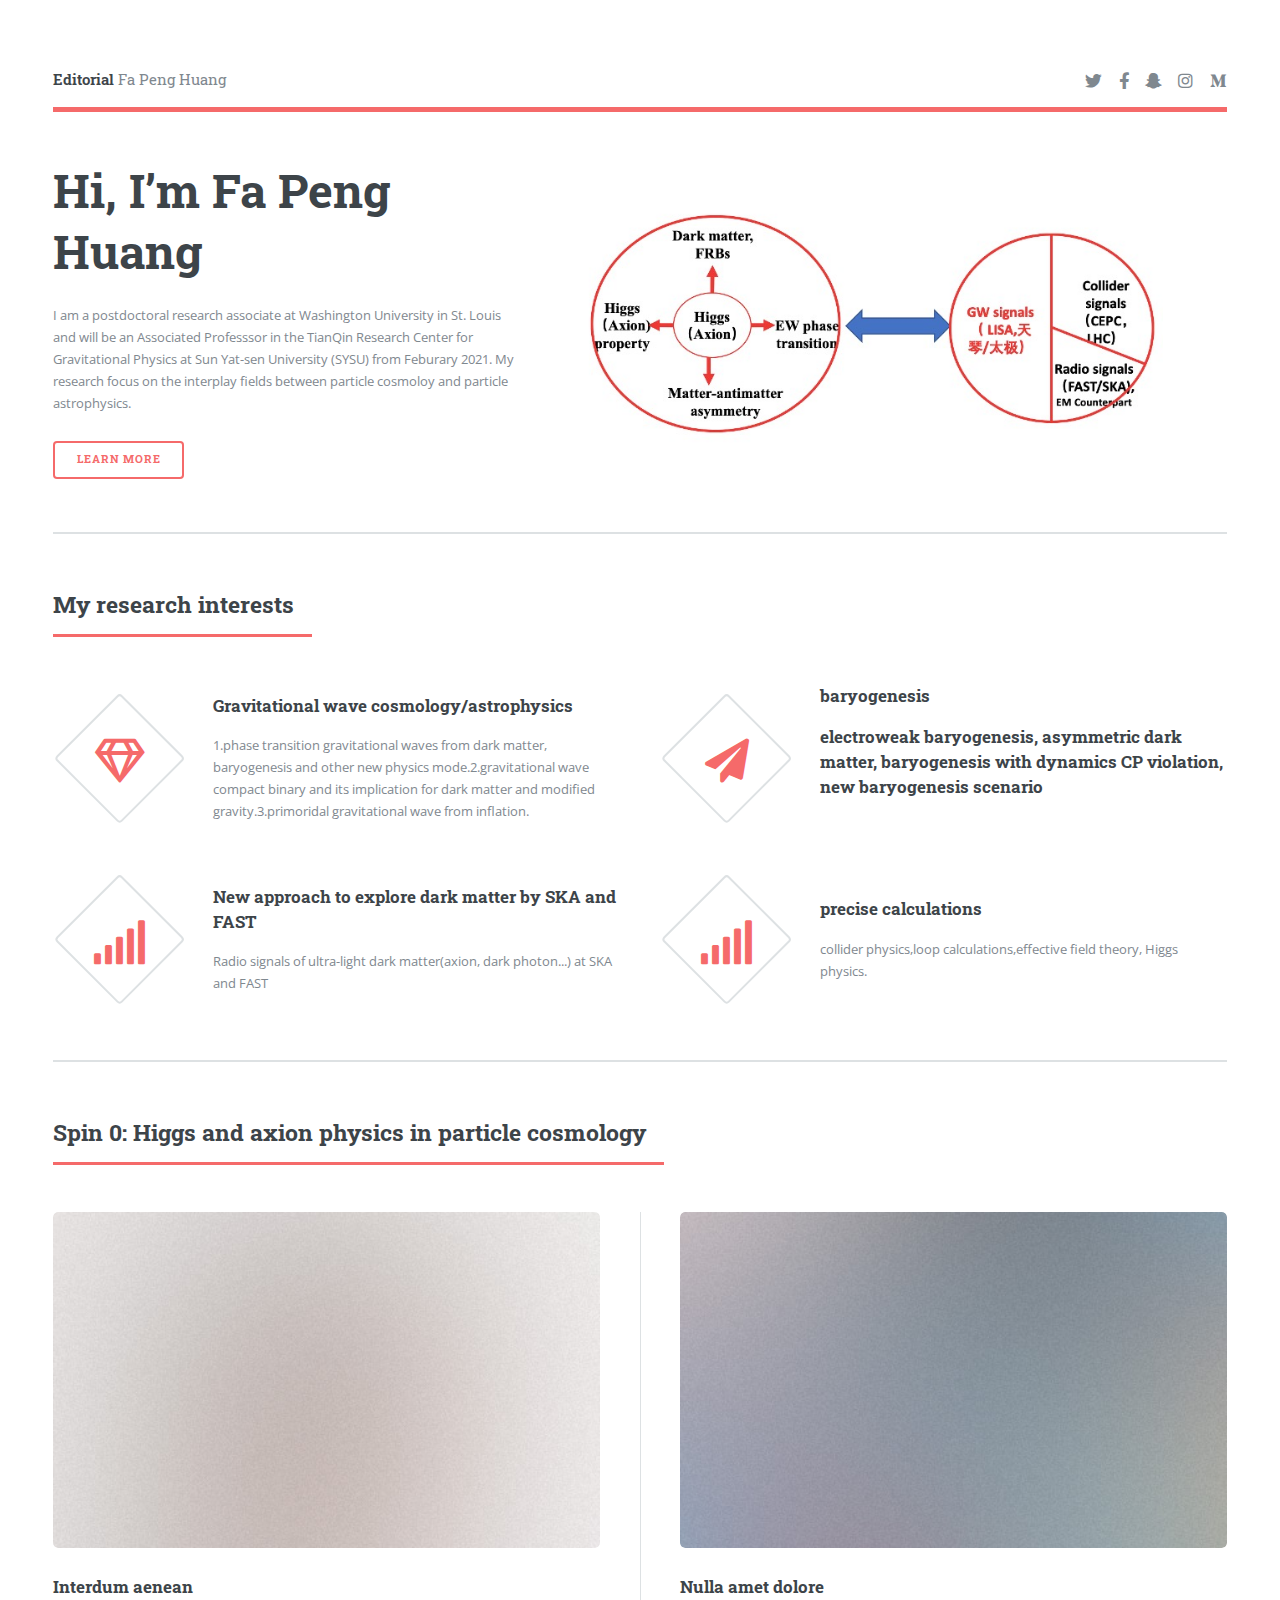
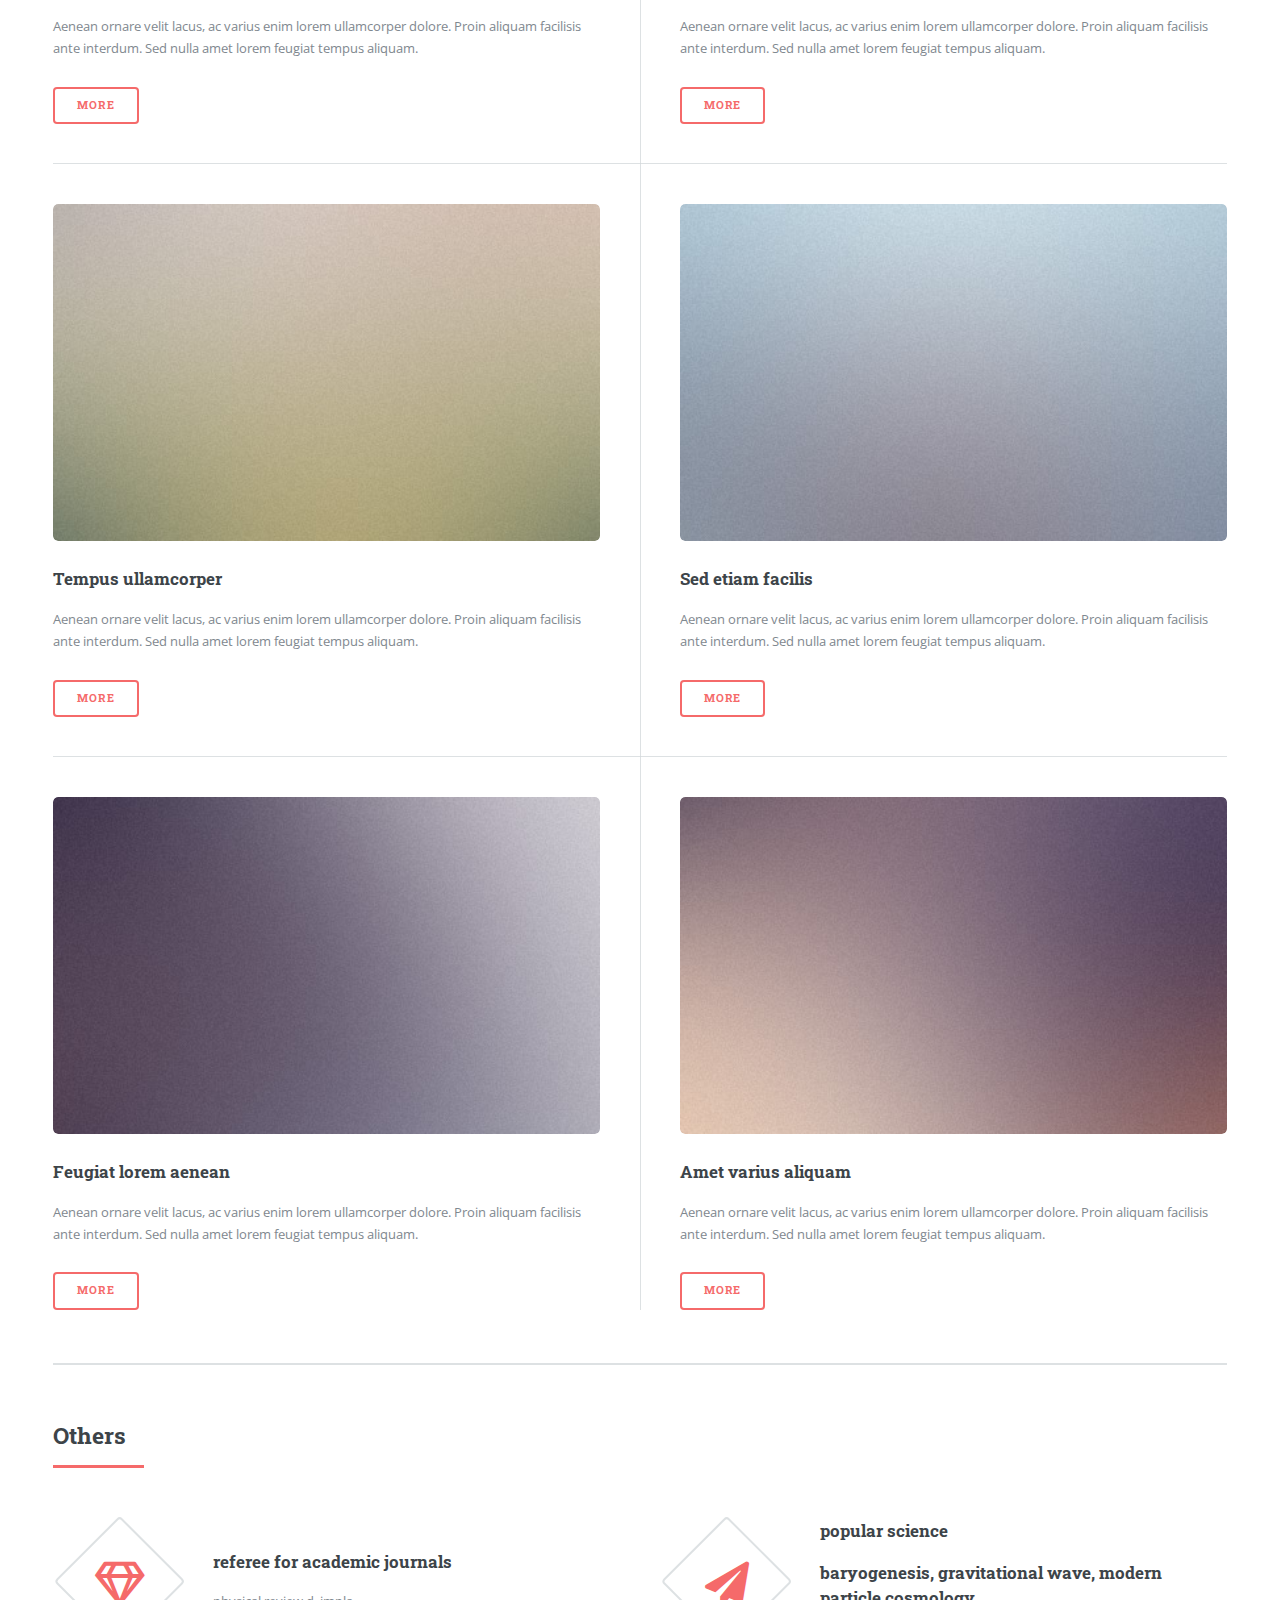
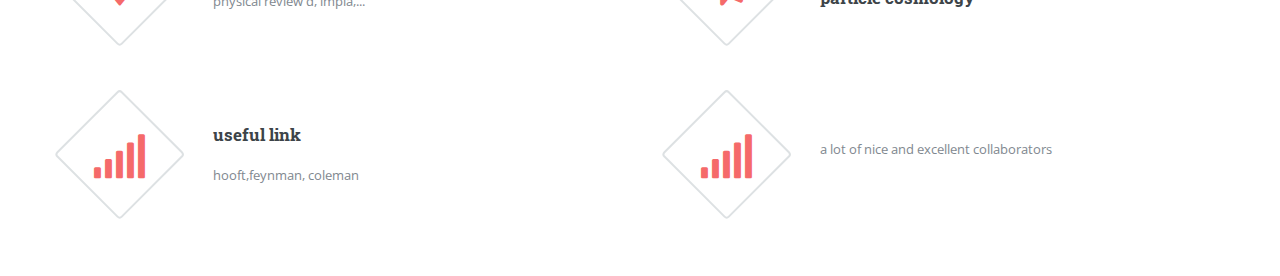
<file: index.html>
<!DOCTYPE HTML>
<!--
	Editorial by Fa Peng Huang
-->
<html>
	<head>
		<title>Editorial by Fa Peng Huang</title>
		<meta charset="utf-8" />
		<meta name="viewport" content="width=device-width, initial-scale=1, user-scalable=yes" />
		<link rel="stylesheet" href="assets/css/main.css" />
	</head>
	<body class="is-preload">

		<!-- Wrapper -->
			<div id="wrapper">

				<!-- Main -->
					<div id="main">
						<div class="inner">

							<!-- Header -->
							<div id="header"></div>

							<!-- Banner -->
								<section id="banner">
									<div style="
										width:40%;
									">
										<header>
											<h1>Hi, I’m Fa Peng Huang<br />
										</header>
										<p>I am a postdoctoral research associate at Washington University in St. Louis and will be an Associated Professsor in the TianQin Research Center for Gravitational Physics at Sun Yat-sen University (SYSU) from Feburary 2021. My research focus on the interplay fields between particle cosmoloy and particle astrophysics.</p>
										<ul class="actions">
											<li><a href="#" class="button big">Learn More</a></li>
										</ul>
									</div>
									<span class="image object" style="align-self:center;">
										<img  class="" src="images/allresearch.jpg" alt="research" style=""/>
									</span>
								</section>

							<!-- Section -->
								<section>
									<header class="major">
										<h2>My research interests</h2>
									</header>
									<div class="features">
										<article>
											<span class="icon fa-gem"></span>
											<div class="content">
												<h3>Gravitational wave cosmology/astrophysics</h3>
												<p>1.phase transition gravitational waves from dark matter, baryogenesis and other new physics mode.2.gravitational wave compact binary and its implication for dark matter and modified gravity.3.primoridal gravitational wave from inflation.</p>
											</div>
										</article>
										<article>
											<span class="icon solid fa-paper-plane"></span>
											<div class="content">
												<h3>baryogenesis<h3>
												<p>electroweak baryogenesis, asymmetric dark matter, baryogenesis with dynamics CP violation, new baryogenesis scenario</p>
											</div>
										</article>
										<article>
											<span class="icon solid fa-signal"></span>
											<div class="content">
												<h3>New approach to explore dark matter by SKA and FAST</h3>
												<p>Radio signals of ultra-light dark matter(axion, dark photon...) at SKA and FAST</p>
											</div>
										</article>
										<article>
											<span class="icon solid fa-signal"></span>
											<div class="content">
												<h3>precise calculations</h3>
												<p>collider physics,loop calculations,effective field theory, Higgs physics.</p>
											</div>
										</article>
									</div>
								</section>

							<!-- Section -->
								<section>
									<header class="major">
										<h2>Spin 0: Higgs and axion physics in particle cosmology</h2>
									</header>
									<div class="posts">
										<article>
											<a href="#" class="image"><img src="images/pic01.jpg" alt="" /></a>
											<h3>Interdum aenean</h3>
											<p>Aenean ornare velit lacus, ac varius enim lorem ullamcorper dolore. Proin aliquam facilisis ante interdum. Sed nulla amet lorem feugiat tempus aliquam.</p>
											<ul class="actions">
												<li><a href="#" class="button">More</a></li>
											</ul>
										</article>
										<article>
											<a href="#" class="image"><img src="images/pic02.jpg" alt="" /></a>
											<h3>Nulla amet dolore</h3>
											<p>Aenean ornare velit lacus, ac varius enim lorem ullamcorper dolore. Proin aliquam facilisis ante interdum. Sed nulla amet lorem feugiat tempus aliquam.</p>
											<ul class="actions">
												<li><a href="#" class="button">More</a></li>
											</ul>
										</article>
										<article>
											<a href="#" class="image"><img src="images/pic03.jpg" alt="" /></a>
											<h3>Tempus ullamcorper</h3>
											<p>Aenean ornare velit lacus, ac varius enim lorem ullamcorper dolore. Proin aliquam facilisis ante interdum. Sed nulla amet lorem feugiat tempus aliquam.</p>
											<ul class="actions">
												<li><a href="#" class="button">More</a></li>
											</ul>
										</article>
										<article>
											<a href="#" class="image"><img src="images/pic04.jpg" alt="" /></a>
											<h3>Sed etiam facilis</h3>
											<p>Aenean ornare velit lacus, ac varius enim lorem ullamcorper dolore. Proin aliquam facilisis ante interdum. Sed nulla amet lorem feugiat tempus aliquam.</p>
											<ul class="actions">
												<li><a href="#" class="button">More</a></li>
											</ul>
										</article>
										<article>
											<a href="#" class="image"><img src="images/pic05.jpg" alt="" /></a>
											<h3>Feugiat lorem aenean</h3>
											<p>Aenean ornare velit lacus, ac varius enim lorem ullamcorper dolore. Proin aliquam facilisis ante interdum. Sed nulla amet lorem feugiat tempus aliquam.</p>
											<ul class="actions">
												<li><a href="#" class="button">More</a></li>
											</ul>
										</article>
										<article>
											<a href="#" class="image"><img src="images/pic06.jpg" alt="" /></a>
											<h3>Amet varius aliquam</h3>
											<p>Aenean ornare velit lacus, ac varius enim lorem ullamcorper dolore. Proin aliquam facilisis ante interdum. Sed nulla amet lorem feugiat tempus aliquam.</p>
											<ul class="actions">
												<li><a href="#" class="button">More</a></li>
											</ul>
										</article>
									</div>
								</section>
										<!-- Section -->
								<section>
									<header class="major">
										<h2>Others</h2>
									</header>
									<div class="features">
										<article>
											<span class="icon fa-gem"></span>
											<div class="content">
												<h3>referee for academic journals</h3>
												<p>physical review d, impla,...</p>
											</div>
										</article>
										<article>
											<span class="icon solid fa-paper-plane"></span>
											<div class="content">
												<h3>popular science<h3>
												<p>baryogenesis, gravitational wave, modern particle cosmology</p>
											</div>
										</article>
										<article>
											<span class="icon solid fa-signal"></span>
											<div class="content">
												<h3>useful link</h3>
												<p>hooft,feynman, coleman</p>
											</div>
										</article>
										<article>
											<span class="icon solid fa-signal"></span>
											<div class="collaboratorst">
												<h3></h3>
												<p>a lot of nice and excellent collaborators</p>
											</div>
										</article>
									</div>
								</section>

						</div>
					</div>

				<!-- Sidebar -->
					<div id="sidebar"></div>

			</div>
							


		<!-- Scripts -->
			<script src="assets/js/jquery.min.js"></script>
			<script src="assets/js/browser.min.js"></script>
			<script src="assets/js/breakpoints.min.js"></script>
			<script src="assets/js/util.js"></script>
			<script src="assets/js/main.js"></script>
			<script>
			$(function(){
			  $("#sidebar").load("sidebar.html");
			  $("#header").load("header.html");
			});
			</script>

	</body>
</html>
</file>
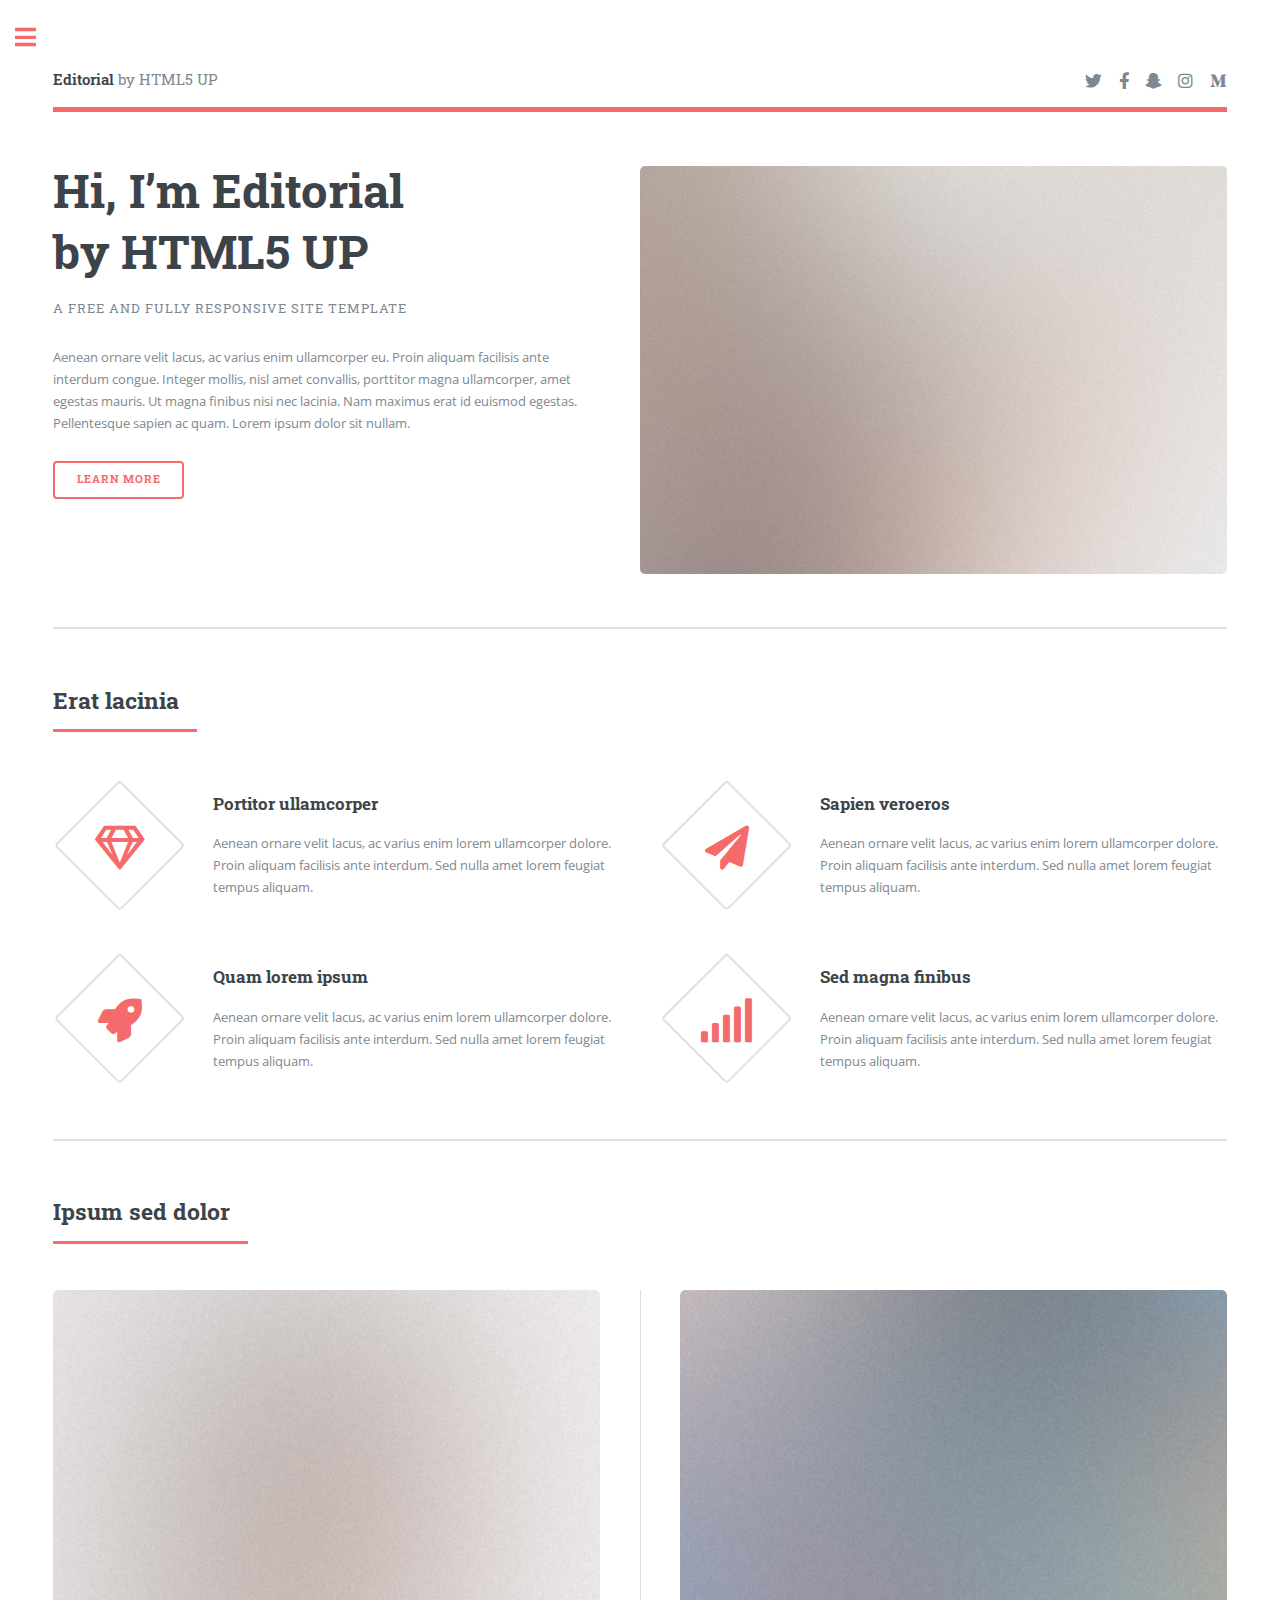
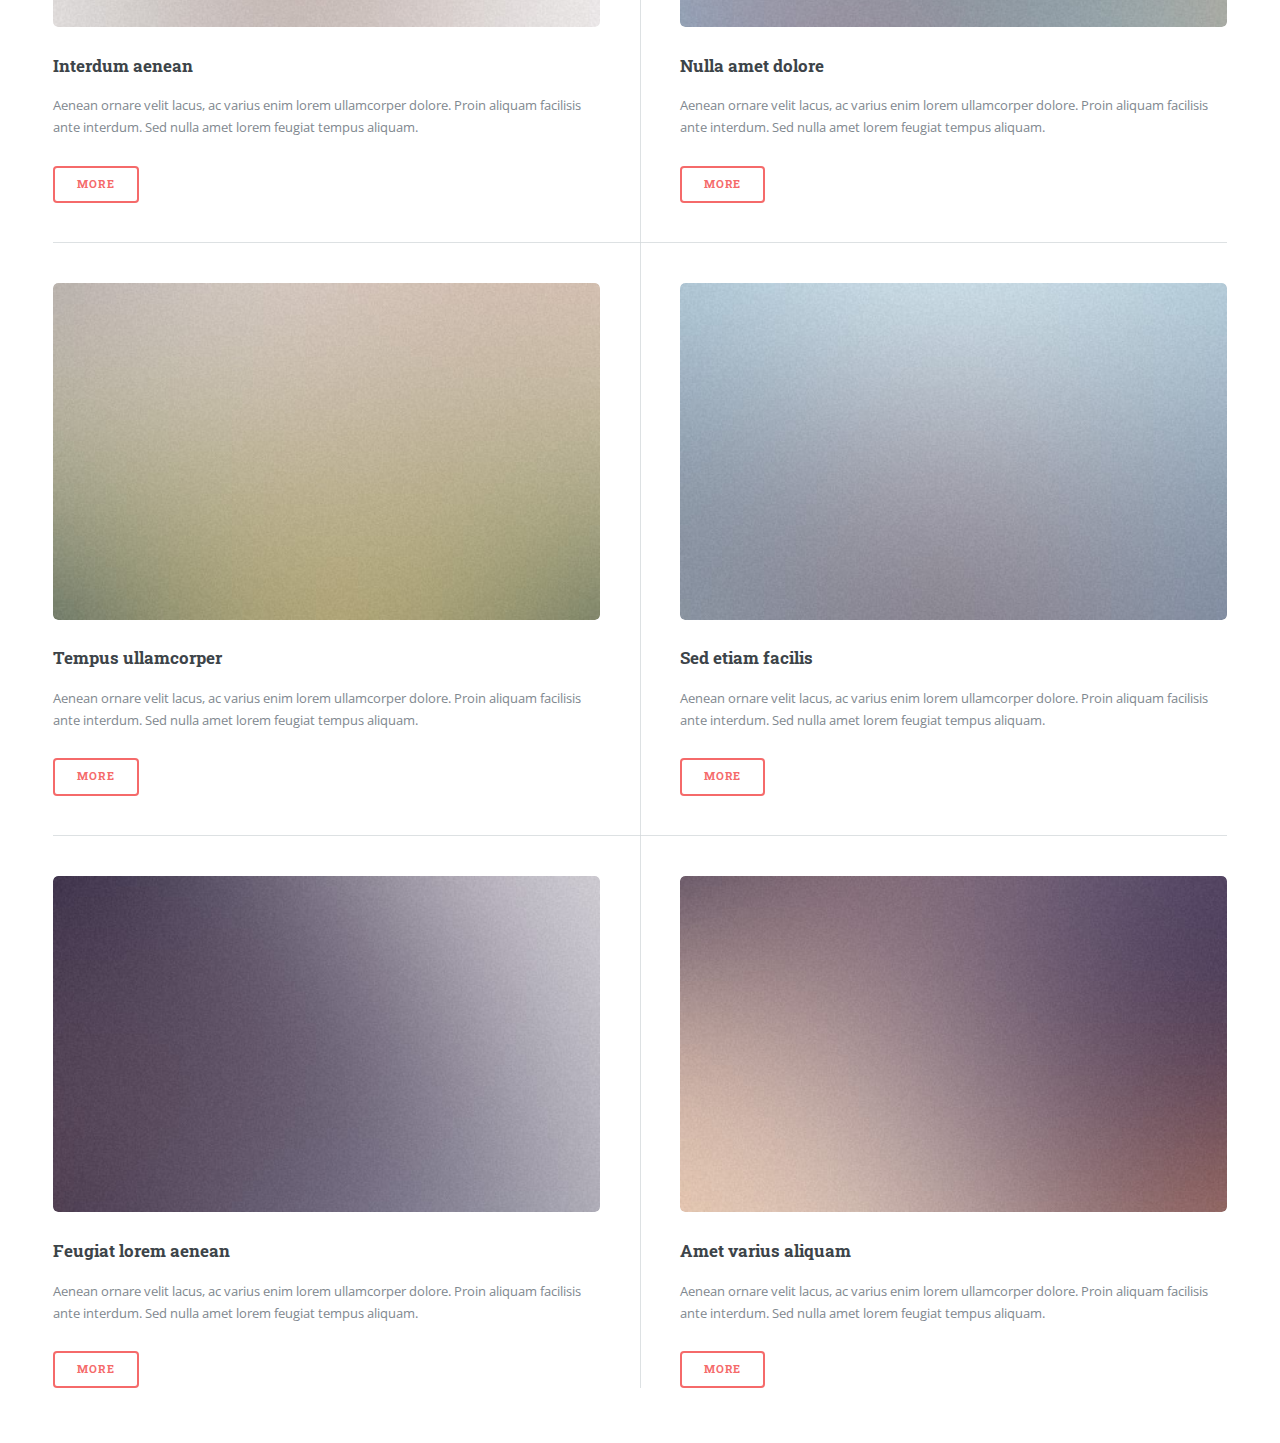
<file: html5up-editorial/index.html>
<!DOCTYPE HTML>
<!--
	Editorial by HTML5 UP
	html5up.net | @ajlkn
	Free for personal and commercial use under the CCA 3.0 license (html5up.net/license)
-->
<html>
	<head>
		<title>Editorial by HTML5 UP</title>
		<meta charset="utf-8" />
		<meta name="viewport" content="width=device-width, initial-scale=1, user-scalable=no" />
		<link rel="stylesheet" href="assets/css/main.css" />
	</head>
	<body class="is-preload">

		<!-- Wrapper -->
			<div id="wrapper">

				<!-- Main -->
					<div id="main">
						<div class="inner">

							<!-- Header -->
								<header id="header">
									<a href="index.html" class="logo"><strong>Editorial</strong> by HTML5 UP</a>
									<ul class="icons">
										<li><a href="#" class="icon brands fa-twitter"><span class="label">Twitter</span></a></li>
										<li><a href="#" class="icon brands fa-facebook-f"><span class="label">Facebook</span></a></li>
										<li><a href="#" class="icon brands fa-snapchat-ghost"><span class="label">Snapchat</span></a></li>
										<li><a href="#" class="icon brands fa-instagram"><span class="label">Instagram</span></a></li>
										<li><a href="#" class="icon brands fa-medium-m"><span class="label">Medium</span></a></li>
									</ul>
								</header>

							<!-- Banner -->
								<section id="banner">
									<div class="content">
										<header>
											<h1>Hi, I’m Editorial<br />
											by HTML5 UP</h1>
											<p>A free and fully responsive site template</p>
										</header>
										<p>Aenean ornare velit lacus, ac varius enim ullamcorper eu. Proin aliquam facilisis ante interdum congue. Integer mollis, nisl amet convallis, porttitor magna ullamcorper, amet egestas mauris. Ut magna finibus nisi nec lacinia. Nam maximus erat id euismod egestas. Pellentesque sapien ac quam. Lorem ipsum dolor sit nullam.</p>
										<ul class="actions">
											<li><a href="#" class="button big">Learn More</a></li>
										</ul>
									</div>
									<span class="image object">
										<img src="images/pic10.jpg" alt="" />
									</span>
								</section>

							<!-- Section -->
								<section>
									<header class="major">
										<h2>Erat lacinia</h2>
									</header>
									<div class="features">
										<article>
											<span class="icon fa-gem"></span>
											<div class="content">
												<h3>Portitor ullamcorper</h3>
												<p>Aenean ornare velit lacus, ac varius enim lorem ullamcorper dolore. Proin aliquam facilisis ante interdum. Sed nulla amet lorem feugiat tempus aliquam.</p>
											</div>
										</article>
										<article>
											<span class="icon solid fa-paper-plane"></span>
											<div class="content">
												<h3>Sapien veroeros</h3>
												<p>Aenean ornare velit lacus, ac varius enim lorem ullamcorper dolore. Proin aliquam facilisis ante interdum. Sed nulla amet lorem feugiat tempus aliquam.</p>
											</div>
										</article>
										<article>
											<span class="icon solid fa-rocket"></span>
											<div class="content">
												<h3>Quam lorem ipsum</h3>
												<p>Aenean ornare velit lacus, ac varius enim lorem ullamcorper dolore. Proin aliquam facilisis ante interdum. Sed nulla amet lorem feugiat tempus aliquam.</p>
											</div>
										</article>
										<article>
											<span class="icon solid fa-signal"></span>
											<div class="content">
												<h3>Sed magna finibus</h3>
												<p>Aenean ornare velit lacus, ac varius enim lorem ullamcorper dolore. Proin aliquam facilisis ante interdum. Sed nulla amet lorem feugiat tempus aliquam.</p>
											</div>
										</article>
									</div>
								</section>

							<!-- Section -->
								<section>
									<header class="major">
										<h2>Ipsum sed dolor</h2>
									</header>
									<div class="posts">
										<article>
											<a href="#" class="image"><img src="images/pic01.jpg" alt="" /></a>
											<h3>Interdum aenean</h3>
											<p>Aenean ornare velit lacus, ac varius enim lorem ullamcorper dolore. Proin aliquam facilisis ante interdum. Sed nulla amet lorem feugiat tempus aliquam.</p>
											<ul class="actions">
												<li><a href="#" class="button">More</a></li>
											</ul>
										</article>
										<article>
											<a href="#" class="image"><img src="images/pic02.jpg" alt="" /></a>
											<h3>Nulla amet dolore</h3>
											<p>Aenean ornare velit lacus, ac varius enim lorem ullamcorper dolore. Proin aliquam facilisis ante interdum. Sed nulla amet lorem feugiat tempus aliquam.</p>
											<ul class="actions">
												<li><a href="#" class="button">More</a></li>
											</ul>
										</article>
										<article>
											<a href="#" class="image"><img src="images/pic03.jpg" alt="" /></a>
											<h3>Tempus ullamcorper</h3>
											<p>Aenean ornare velit lacus, ac varius enim lorem ullamcorper dolore. Proin aliquam facilisis ante interdum. Sed nulla amet lorem feugiat tempus aliquam.</p>
											<ul class="actions">
												<li><a href="#" class="button">More</a></li>
											</ul>
										</article>
										<article>
											<a href="#" class="image"><img src="images/pic04.jpg" alt="" /></a>
											<h3>Sed etiam facilis</h3>
											<p>Aenean ornare velit lacus, ac varius enim lorem ullamcorper dolore. Proin aliquam facilisis ante interdum. Sed nulla amet lorem feugiat tempus aliquam.</p>
											<ul class="actions">
												<li><a href="#" class="button">More</a></li>
											</ul>
										</article>
										<article>
											<a href="#" class="image"><img src="images/pic05.jpg" alt="" /></a>
											<h3>Feugiat lorem aenean</h3>
											<p>Aenean ornare velit lacus, ac varius enim lorem ullamcorper dolore. Proin aliquam facilisis ante interdum. Sed nulla amet lorem feugiat tempus aliquam.</p>
											<ul class="actions">
												<li><a href="#" class="button">More</a></li>
											</ul>
										</article>
										<article>
											<a href="#" class="image"><img src="images/pic06.jpg" alt="" /></a>
											<h3>Amet varius aliquam</h3>
											<p>Aenean ornare velit lacus, ac varius enim lorem ullamcorper dolore. Proin aliquam facilisis ante interdum. Sed nulla amet lorem feugiat tempus aliquam.</p>
											<ul class="actions">
												<li><a href="#" class="button">More</a></li>
											</ul>
										</article>
									</div>
								</section>

						</div>
					</div>

				<!-- Sidebar -->
					<div id="sidebar">
						<div class="inner">

							<!-- Search -->
								<section id="search" class="alt">
									<form method="post" action="#">
										<input type="text" name="query" id="query" placeholder="Search" />
									</form>
								</section>

							<!-- Menu -->
								<nav id="menu">
									<header class="major">
										<h2>Menu</h2>
									</header>
									<ul>
										<li><a href="index.html">Homepage</a></li>
										<li><a href="generic.html">Generic</a></li>
										<li><a href="elements.html">Elements</a></li>
										<li>
											<span class="opener">Submenu</span>
											<ul>
												<li><a href="#">Lorem Dolor</a></li>
												<li><a href="#">Ipsum Adipiscing</a></li>
												<li><a href="#">Tempus Magna</a></li>
												<li><a href="#">Feugiat Veroeros</a></li>
											</ul>
										</li>
										<li><a href="#">Etiam Dolore</a></li>
										<li><a href="#">Adipiscing</a></li>
										<li>
											<span class="opener">Another Submenu</span>
											<ul>
												<li><a href="#">Lorem Dolor</a></li>
												<li><a href="#">Ipsum Adipiscing</a></li>
												<li><a href="#">Tempus Magna</a></li>
												<li><a href="#">Feugiat Veroeros</a></li>
											</ul>
										</li>
										<li><a href="#">Maximus Erat</a></li>
										<li><a href="#">Sapien Mauris</a></li>
										<li><a href="#">Amet Lacinia</a></li>
									</ul>
								</nav>

							<!-- Section -->
								<section>
									<header class="major">
										<h2>Ante interdum</h2>
									</header>
									<div class="mini-posts">
										<article>
											<a href="#" class="image"><img src="images/pic07.jpg" alt="" /></a>
											<p>Aenean ornare velit lacus, ac varius enim lorem ullamcorper dolore aliquam.</p>
										</article>
										<article>
											<a href="#" class="image"><img src="images/pic08.jpg" alt="" /></a>
											<p>Aenean ornare velit lacus, ac varius enim lorem ullamcorper dolore aliquam.</p>
										</article>
										<article>
											<a href="#" class="image"><img src="images/pic09.jpg" alt="" /></a>
											<p>Aenean ornare velit lacus, ac varius enim lorem ullamcorper dolore aliquam.</p>
										</article>
									</div>
									<ul class="actions">
										<li><a href="#" class="button">More</a></li>
									</ul>
								</section>

							<!-- Section -->
								<section>
									<header class="major">
										<h2>Get in touch</h2>
									</header>
									<p>Sed varius enim lorem ullamcorper dolore aliquam aenean ornare velit lacus, ac varius enim lorem ullamcorper dolore. Proin sed aliquam facilisis ante interdum. Sed nulla amet lorem feugiat tempus aliquam.</p>
									<ul class="contact">
										<li class="icon solid fa-envelope"><a href="#">information@untitled.tld</a></li>
										<li class="icon solid fa-phone">(000) 000-0000</li>
										<li class="icon solid fa-home">1234 Somewhere Road #8254<br />
										Nashville, TN 00000-0000</li>
									</ul>
								</section>

							<!-- Footer -->
								<footer id="footer">
									<p class="copyright">&copy; Untitled. All rights reserved. Demo Images: <a href="https://unsplash.com">Unsplash</a>. Design: <a href="https://html5up.net">HTML5 UP</a>.</p>
								</footer>

						</div>
					</div>

			</div>

		<!-- Scripts -->
			<script src="assets/js/jquery.min.js"></script>
			<script src="assets/js/browser.min.js"></script>
			<script src="assets/js/breakpoints.min.js"></script>
			<script src="assets/js/util.js"></script>
			<script src="assets/js/main.js"></script>

	</body>
</html>
</file>
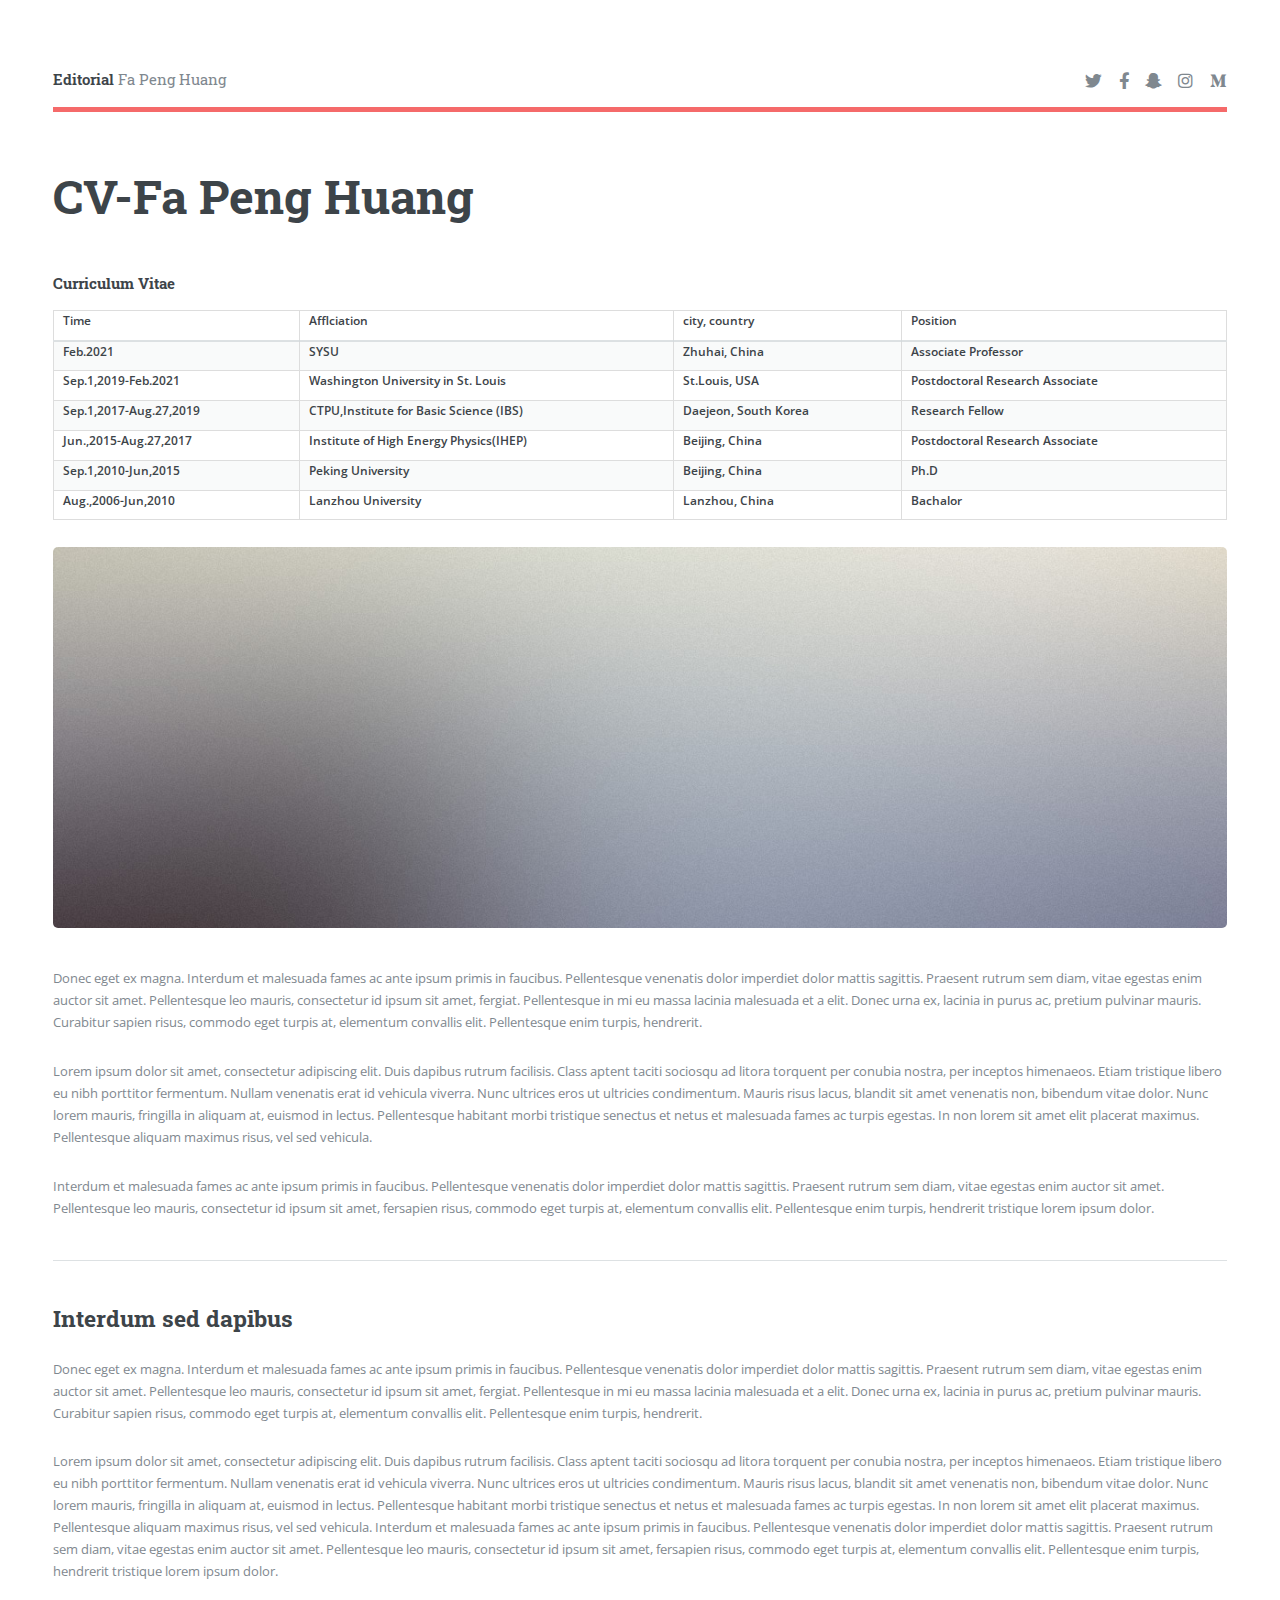
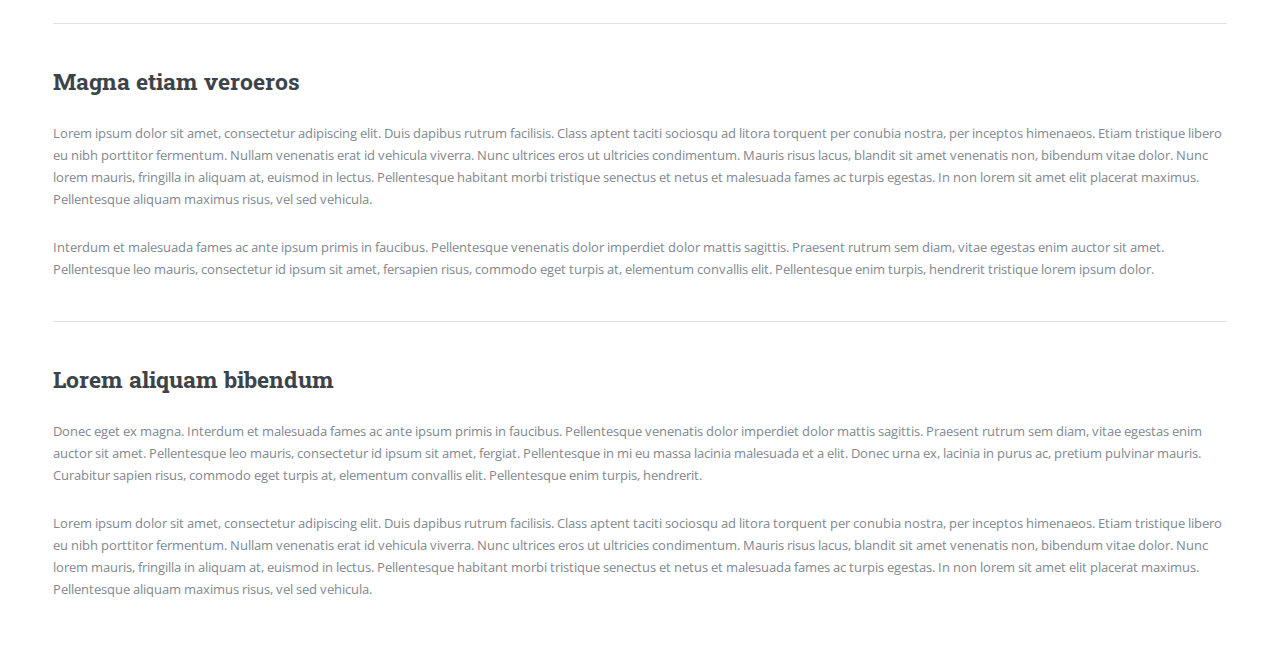
<file: cv.html>
<!DOCTYPE HTML>
<!--
	Fa Peng Huang
-->
<html>
	<head>
		<title>CV - Fa Peng Huang</title>
		<meta charset="utf-8" />
		<meta name="viewport" content="width=device-width, initial-scale=1, user-scalable=no" />
		<link rel="stylesheet" href="assets/css/main.css" />
	</head>
	<body class="is-preload">

		<!-- Wrapper -->
			<div id="wrapper">

				<!-- Main -->
					<div id="main">
						<div class="inner">

							<!-- Header -->
							<div id="header"></div>
							
							

							<!-- Content -->
								<section>
									<header class="main">
										<h1>CV-Fa Peng Huang</h1>
									</header>
									<!-- Table -->
													<!-- <h3>Table</h3> -->

													<h4>Curriculum Vitae</h4>
													<div class="table-wrapper">
														<table>
															<thead>
																<tr>
																	<th>Time</th>
																	<th>Afflciation</th>
																	<th>city, country</th>
																	<th>Position</th>
																</tr>
															</thead>
															<tbody>
																<tr>
																	<th>Feb.2021</th>
																	<th>SYSU</th>
																	<th>Zhuhai, China</th>
																	<th>Associate Professor</th>
																</tr>
																<tr>
																	<th>Sep.1,2019-Feb.2021</th>
																	<th>Washington University in St. Louis</th>
																	<th>St.Louis, USA</th>
																	<th>Postdoctoral Research Associate</th>
																</tr>
																<tr>
																	<th>Sep.1,2017-Aug.27,2019</th>
																	<th>CTPU,Institute for Basic Science (IBS)</th>
																	<th>Daejeon, South Korea</th>
																	<th>Research Fellow</th>
																</tr>
																<tr>
																	<th>Jun.,2015-Aug.27,2017</th>
																	<th>Institute of High Energy Physics(IHEP)</th>
																	<th>Beijing, China</th>
																	<th>Postdoctoral Research Associate</th>
																</tr>
																<tr>
																	<th>Sep.1,2010-Jun,2015</th>
																	<th>Peking University</th>
																	<th>Beijing, China</th>
																	<th>Ph.D</th>
																</tr>
																<tr>
																	<th>Aug.,2006-Jun,2010</th>
																	<th>Lanzhou University</th>
																	<th>Lanzhou, China</th>
																	<th>Bachalor</th>
																</tr>
															</tbody>
										

														</table>
													</div>

									<span class="image main"><img src="images/pic11.jpg" alt="" /></span>

									<p>Donec eget ex magna. Interdum et malesuada fames ac ante ipsum primis in faucibus. Pellentesque venenatis dolor imperdiet dolor mattis sagittis. Praesent rutrum sem diam, vitae egestas enim auctor sit amet. Pellentesque leo mauris, consectetur id ipsum sit amet, fergiat. Pellentesque in mi eu massa lacinia malesuada et a elit. Donec urna ex, lacinia in purus ac, pretium pulvinar mauris. Curabitur sapien risus, commodo eget turpis at, elementum convallis elit. Pellentesque enim turpis, hendrerit.</p>
									<p>Lorem ipsum dolor sit amet, consectetur adipiscing elit. Duis dapibus rutrum facilisis. Class aptent taciti sociosqu ad litora torquent per conubia nostra, per inceptos himenaeos. Etiam tristique libero eu nibh porttitor fermentum. Nullam venenatis erat id vehicula viverra. Nunc ultrices eros ut ultricies condimentum. Mauris risus lacus, blandit sit amet venenatis non, bibendum vitae dolor. Nunc lorem mauris, fringilla in aliquam at, euismod in lectus. Pellentesque habitant morbi tristique senectus et netus et malesuada fames ac turpis egestas. In non lorem sit amet elit placerat maximus. Pellentesque aliquam maximus risus, vel sed vehicula.</p>
									<p>Interdum et malesuada fames ac ante ipsum primis in faucibus. Pellentesque venenatis dolor imperdiet dolor mattis sagittis. Praesent rutrum sem diam, vitae egestas enim auctor sit amet. Pellentesque leo mauris, consectetur id ipsum sit amet, fersapien risus, commodo eget turpis at, elementum convallis elit. Pellentesque enim turpis, hendrerit tristique lorem ipsum dolor.</p>

									<hr class="major" />

									<h2>Interdum sed dapibus</h2>
									<p>Donec eget ex magna. Interdum et malesuada fames ac ante ipsum primis in faucibus. Pellentesque venenatis dolor imperdiet dolor mattis sagittis. Praesent rutrum sem diam, vitae egestas enim auctor sit amet. Pellentesque leo mauris, consectetur id ipsum sit amet, fergiat. Pellentesque in mi eu massa lacinia malesuada et a elit. Donec urna ex, lacinia in purus ac, pretium pulvinar mauris. Curabitur sapien risus, commodo eget turpis at, elementum convallis elit. Pellentesque enim turpis, hendrerit.</p>
									<p>Lorem ipsum dolor sit amet, consectetur adipiscing elit. Duis dapibus rutrum facilisis. Class aptent taciti sociosqu ad litora torquent per conubia nostra, per inceptos himenaeos. Etiam tristique libero eu nibh porttitor fermentum. Nullam venenatis erat id vehicula viverra. Nunc ultrices eros ut ultricies condimentum. Mauris risus lacus, blandit sit amet venenatis non, bibendum vitae dolor. Nunc lorem mauris, fringilla in aliquam at, euismod in lectus. Pellentesque habitant morbi tristique senectus et netus et malesuada fames ac turpis egestas. In non lorem sit amet elit placerat maximus. Pellentesque aliquam maximus risus, vel sed vehicula. Interdum et malesuada fames ac ante ipsum primis in faucibus. Pellentesque venenatis dolor imperdiet dolor mattis sagittis. Praesent rutrum sem diam, vitae egestas enim auctor sit amet. Pellentesque leo mauris, consectetur id ipsum sit amet, fersapien risus, commodo eget turpis at, elementum convallis elit. Pellentesque enim turpis, hendrerit tristique lorem ipsum dolor.</p>

									<hr class="major" />

									<h2>Magna etiam veroeros</h2>
									<p>Lorem ipsum dolor sit amet, consectetur adipiscing elit. Duis dapibus rutrum facilisis. Class aptent taciti sociosqu ad litora torquent per conubia nostra, per inceptos himenaeos. Etiam tristique libero eu nibh porttitor fermentum. Nullam venenatis erat id vehicula viverra. Nunc ultrices eros ut ultricies condimentum. Mauris risus lacus, blandit sit amet venenatis non, bibendum vitae dolor. Nunc lorem mauris, fringilla in aliquam at, euismod in lectus. Pellentesque habitant morbi tristique senectus et netus et malesuada fames ac turpis egestas. In non lorem sit amet elit placerat maximus. Pellentesque aliquam maximus risus, vel sed vehicula.</p>
									<p>Interdum et malesuada fames ac ante ipsum primis in faucibus. Pellentesque venenatis dolor imperdiet dolor mattis sagittis. Praesent rutrum sem diam, vitae egestas enim auctor sit amet. Pellentesque leo mauris, consectetur id ipsum sit amet, fersapien risus, commodo eget turpis at, elementum convallis elit. Pellentesque enim turpis, hendrerit tristique lorem ipsum dolor.</p>

									<hr class="major" />

									<h2>Lorem aliquam bibendum</h2>
									<p>Donec eget ex magna. Interdum et malesuada fames ac ante ipsum primis in faucibus. Pellentesque venenatis dolor imperdiet dolor mattis sagittis. Praesent rutrum sem diam, vitae egestas enim auctor sit amet. Pellentesque leo mauris, consectetur id ipsum sit amet, fergiat. Pellentesque in mi eu massa lacinia malesuada et a elit. Donec urna ex, lacinia in purus ac, pretium pulvinar mauris. Curabitur sapien risus, commodo eget turpis at, elementum convallis elit. Pellentesque enim turpis, hendrerit.</p>
									<p>Lorem ipsum dolor sit amet, consectetur adipiscing elit. Duis dapibus rutrum facilisis. Class aptent taciti sociosqu ad litora torquent per conubia nostra, per inceptos himenaeos. Etiam tristique libero eu nibh porttitor fermentum. Nullam venenatis erat id vehicula viverra. Nunc ultrices eros ut ultricies condimentum. Mauris risus lacus, blandit sit amet venenatis non, bibendum vitae dolor. Nunc lorem mauris, fringilla in aliquam at, euismod in lectus. Pellentesque habitant morbi tristique senectus et netus et malesuada fames ac turpis egestas. In non lorem sit amet elit placerat maximus. Pellentesque aliquam maximus risus, vel sed vehicula.</p>

								</section>

						</div>
					</div>

				<!-- Sidebar -->
				<div id="sidebar"></div>

			</div>

		<!-- Scripts -->
			<script src="assets/js/jquery.min.js"></script>
			<script src="assets/js/browser.min.js"></script>
			<script src="assets/js/breakpoints.min.js"></script>
			<script src="assets/js/util.js"></script>
			<script src="assets/js/main.js"></script>
			<script>
			$(function(){
			  $("#sidebar").load("sidebar.html");
			  $("#header").load("header.html");
			});
			</script>

	</body>
</html>
</file>
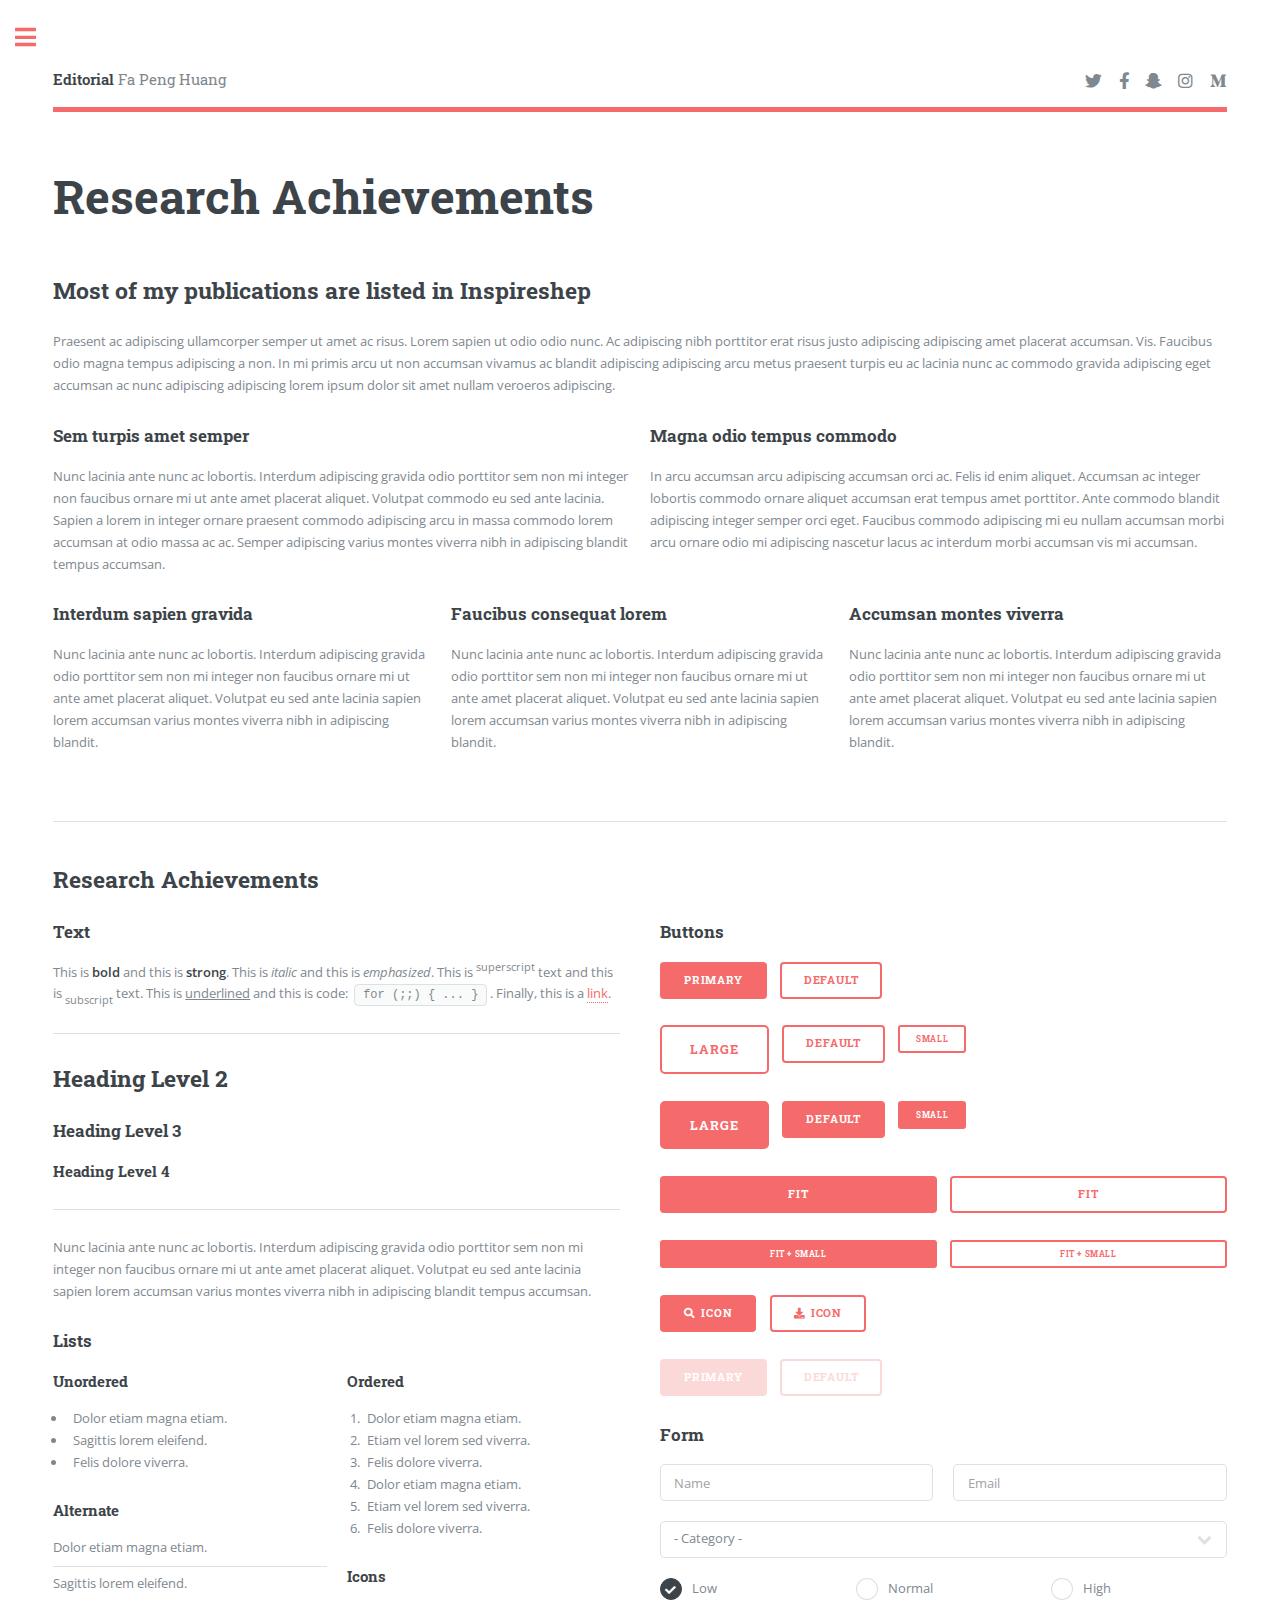
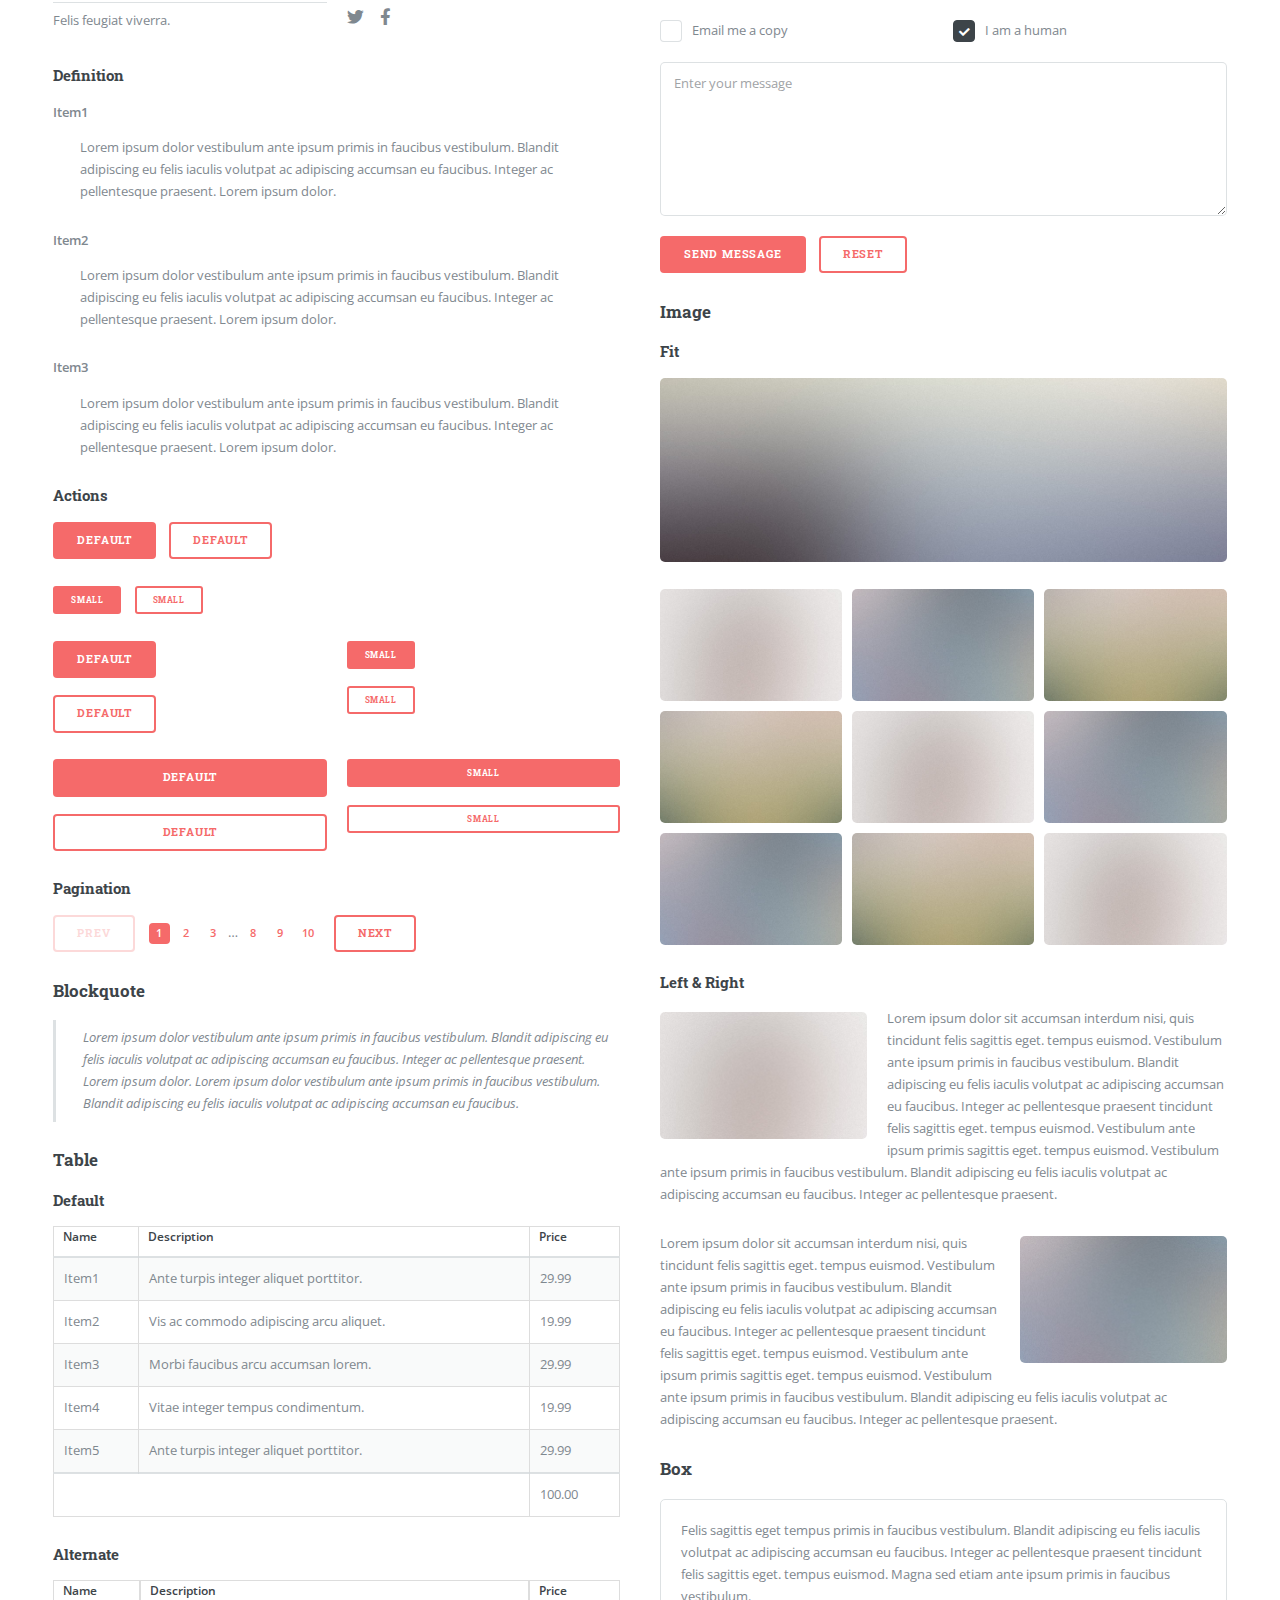
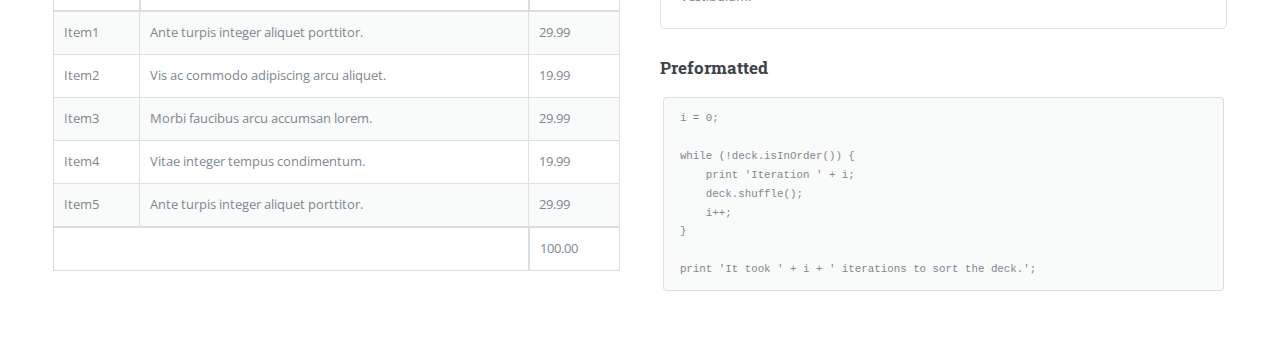
<file: elements.html>
<!DOCTYPE HTML>
<!--
	Editorial by Fa Peng Huang
-->
<html>
	<head>
		<title>Research Achievements - Fa Peng Huang</title>
		<meta charset="utf-8" />
		<meta name="viewport" content="width=device-width, initial-scale=1, user-scalable=no" />
		<link rel="stylesheet" href="assets/css/main.css" />
	</head>
	<body class="is-preload">

		<!-- Wrapper -->
			<div id="wrapper">

				<!-- Main -->
					<div id="main">
						<div class="inner">

							<!-- Header -->
								<header id="header">
									<a href="index.html" class="logo"><strong>Editorial</strong> Fa Peng Huang</a>
									<ul class="icons">
										<li><a href="#" class="icon brands fa-twitter"><span class="label">Twitter</span></a></li>
										<li><a href="#" class="icon brands fa-facebook-f"><span class="label">Facebook</span></a></li>
										<li><a href="#" class="icon brands fa-snapchat-ghost"><span class="label">Snapchat</span></a></li>
										<li><a href="#" class="icon brands fa-instagram"><span class="label">Instagram</span></a></li>
										<li><a href="#" class="icon brands fa-medium-m"><span class="label">Medium</span></a></li>
									</ul>
								</header>

							<!-- Content -->
								<section>
									<header class="main">
										<h1>Research Achievements</h1>
									</header>

									<!-- Content -->
										<h2 id="content">Most of my publications are listed in <a href="https://inspirehep.net/authors/1274171?ui-citation-summary=true">Inspireshep</a> </h2>
										<p>Praesent ac adipiscing ullamcorper semper ut amet ac risus. Lorem sapien ut odio odio nunc. Ac adipiscing nibh porttitor erat risus justo adipiscing adipiscing amet placerat accumsan. Vis. Faucibus odio magna tempus adipiscing a non. In mi primis arcu ut non accumsan vivamus ac blandit adipiscing adipiscing arcu metus praesent turpis eu ac lacinia nunc ac commodo gravida adipiscing eget accumsan ac nunc adipiscing adipiscing lorem ipsum dolor sit amet nullam veroeros adipiscing.</p>
										<div class="row">
											<div class="col-6 col-12-small">
												<h3>Sem turpis amet semper</h3>
												<p>Nunc lacinia ante nunc ac lobortis. Interdum adipiscing gravida odio porttitor sem non mi integer non faucibus ornare mi ut ante amet placerat aliquet. Volutpat commodo eu sed ante lacinia. Sapien a lorem in integer ornare praesent commodo adipiscing arcu in massa commodo lorem accumsan at odio massa ac ac. Semper adipiscing varius montes viverra nibh in adipiscing blandit tempus accumsan.</p>
											</div>
											<div class="col-6 col-12-small">
												<h3>Magna odio tempus commodo</h3>
												<p>In arcu accumsan arcu adipiscing accumsan orci ac. Felis id enim aliquet. Accumsan ac integer lobortis commodo ornare aliquet accumsan erat tempus amet porttitor. Ante commodo blandit adipiscing integer semper orci eget. Faucibus commodo adipiscing mi eu nullam accumsan morbi arcu ornare odio mi adipiscing nascetur lacus ac interdum morbi accumsan vis mi accumsan.</p>
											</div>
											<!-- Break -->
											<div class="col-4 col-12-medium">
												<h3>Interdum sapien gravida</h3>
												<p>Nunc lacinia ante nunc ac lobortis. Interdum adipiscing gravida odio porttitor sem non mi integer non faucibus ornare mi ut ante amet placerat aliquet. Volutpat eu sed ante lacinia sapien lorem accumsan varius montes viverra nibh in adipiscing blandit.</p>
											</div>
											<div class="col-4 col-12-medium">
												<h3>Faucibus consequat lorem</h3>
												<p>Nunc lacinia ante nunc ac lobortis. Interdum adipiscing gravida odio porttitor sem non mi integer non faucibus ornare mi ut ante amet placerat aliquet. Volutpat eu sed ante lacinia sapien lorem accumsan varius montes viverra nibh in adipiscing blandit.</p>
											</div>
											<div class="col-4 col-12-medium">
												<h3>Accumsan montes viverra</h3>
												<p>Nunc lacinia ante nunc ac lobortis. Interdum adipiscing gravida odio porttitor sem non mi integer non faucibus ornare mi ut ante amet placerat aliquet. Volutpat eu sed ante lacinia sapien lorem accumsan varius montes viverra nibh in adipiscing blandit.</p>
											</div>
										</div>

									<hr class="major" />

									<!-- Elements -->
										<h2 id="elements">Research Achievements</h2>
										<div class="row gtr-200">
											<div class="col-6 col-12-medium">

												<!-- Text stuff -->
													<h3>Text</h3>
													<p>This is <b>bold</b> and this is <strong>strong</strong>. This is <i>italic</i> and this is <em>emphasized</em>.
													This is <sup>superscript</sup> text and this is <sub>subscript</sub> text.
													This is <u>underlined</u> and this is code: <code>for (;;) { ... }</code>.
													Finally, this is a <a href="#">link</a>.</p>
													<hr />
													<h2>Heading Level 2</h2>
													<h3>Heading Level 3</h3>
													<h4>Heading Level 4</h4>
													<hr />
													<p>Nunc lacinia ante nunc ac lobortis. Interdum adipiscing gravida odio porttitor sem non mi integer non faucibus ornare mi ut ante amet placerat aliquet. Volutpat eu sed ante lacinia sapien lorem accumsan varius montes viverra nibh in adipiscing blandit tempus accumsan.</p>

												<!-- Lists -->
													<h3>Lists</h3>
													<div class="row">
														<div class="col-6 col-12-small">

															<h4>Unordered</h4>
															<ul>
																<li>Dolor etiam magna etiam.</li>
																<li>Sagittis lorem eleifend.</li>
																<li>Felis dolore viverra.</li>
															</ul>

															<h4>Alternate</h4>
															<ul class="alt">
																<li>Dolor etiam magna etiam.</li>
																<li>Sagittis lorem eleifend.</li>
																<li>Felis feugiat viverra.</li>
															</ul>

														</div>
														<div class="col-6 col-12-small">

															<h4>Ordered</h4>
															<ol>
																<li>Dolor etiam magna etiam.</li>
																<li>Etiam vel lorem sed viverra.</li>
																<li>Felis dolore viverra.</li>
																<li>Dolor etiam magna etiam.</li>
																<li>Etiam vel lorem sed viverra.</li>
																<li>Felis dolore viverra.</li>
															</ol>

															<h4>Icons</h4>
															<ul class="icons">
																<li><a href="#" class="icon brands fa-twitter"><span class="label">Twitter</span></a></li>
																<li><a href="#" class="icon brands fa-facebook-f"><span class="label">Facebook</span></a></li>

															</ul>

														</div>
													</div>
													<h4>Definition</h4>
													<dl>
														<dt>Item1</dt>
														<dd>
															<p>Lorem ipsum dolor vestibulum ante ipsum primis in faucibus vestibulum. Blandit adipiscing eu felis iaculis volutpat ac adipiscing accumsan eu faucibus. Integer ac pellentesque praesent. Lorem ipsum dolor.</p>
														</dd>
														<dt>Item2</dt>
														<dd>
															<p>Lorem ipsum dolor vestibulum ante ipsum primis in faucibus vestibulum. Blandit adipiscing eu felis iaculis volutpat ac adipiscing accumsan eu faucibus. Integer ac pellentesque praesent. Lorem ipsum dolor.</p>
														</dd>
														<dt>Item3</dt>
														<dd>
															<p>Lorem ipsum dolor vestibulum ante ipsum primis in faucibus vestibulum. Blandit adipiscing eu felis iaculis volutpat ac adipiscing accumsan eu faucibus. Integer ac pellentesque praesent. Lorem ipsum dolor.</p>
														</dd>
													</dl>

													<h4>Actions</h4>
													<ul class="actions">
														<li><a href="#" class="button primary">Default</a></li>
														<li><a href="#" class="button">Default</a></li>
													</ul>
													<ul class="actions small">
														<li><a href="#" class="button primary small">Small</a></li>
														<li><a href="#" class="button small">Small</a></li>
													</ul>
													<div class="row">
														<div class="col-6 col-12-small">
															<ul class="actions stacked">
																<li><a href="#" class="button primary">Default</a></li>
																<li><a href="#" class="button">Default</a></li>
															</ul>
														</div>
														<div class="col-6 col-12-small">
															<ul class="actions stacked">
																<li><a href="#" class="button primary small">Small</a></li>
																<li><a href="#" class="button small">Small</a></li>
															</ul>
														</div>
														<div class="col-6 col-12-small">
															<ul class="actions stacked">
																<li><a href="#" class="button primary fit">Default</a></li>
																<li><a href="#" class="button fit">Default</a></li>
															</ul>
														</div>
														<div class="col-6 col-12-small">
															<ul class="actions stacked">
																<li><a href="#" class="button primary small fit">Small</a></li>
																<li><a href="#" class="button small fit">Small</a></li>
															</ul>
														</div>
													</div>

													<h4>Pagination</h4>
													<ul class="pagination">
														<li><span class="button disabled">Prev</span></li>
														<li><a href="#" class="page active">1</a></li>
														<li><a href="#" class="page">2</a></li>
														<li><a href="#" class="page">3</a></li>
														<li><span>&hellip;</span></li>
														<li><a href="#" class="page">8</a></li>
														<li><a href="#" class="page">9</a></li>
														<li><a href="#" class="page">10</a></li>
														<li><a href="#" class="button">Next</a></li>
													</ul>

												<!-- Blockquote -->
													<h3>Blockquote</h3>
													<blockquote>Lorem ipsum dolor vestibulum ante ipsum primis in faucibus vestibulum. Blandit adipiscing eu felis iaculis volutpat ac adipiscing accumsan eu faucibus. Integer ac pellentesque praesent. Lorem ipsum dolor. Lorem ipsum dolor vestibulum ante ipsum primis in faucibus vestibulum. Blandit adipiscing eu felis iaculis volutpat ac adipiscing accumsan eu faucibus.</blockquote>

												<!-- Table -->
													<h3>Table</h3>

													<h4>Default</h4>
													<div class="table-wrapper">
														<table>
															<thead>
																<tr>
																	<th>Name</th>
																	<th>Description</th>
																	<th>Price</th>
																</tr>
															</thead>
															<tbody>
																<tr>
																	<td>Item1</td>
																	<td>Ante turpis integer aliquet porttitor.</td>
																	<td>29.99</td>
																</tr>
																<tr>
																	<td>Item2</td>
																	<td>Vis ac commodo adipiscing arcu aliquet.</td>
																	<td>19.99</td>
																</tr>
																<tr>
																	<td>Item3</td>
																	<td> Morbi faucibus arcu accumsan lorem.</td>
																	<td>29.99</td>
																</tr>
																<tr>
																	<td>Item4</td>
																	<td>Vitae integer tempus condimentum.</td>
																	<td>19.99</td>
																</tr>
																<tr>
																	<td>Item5</td>
																	<td>Ante turpis integer aliquet porttitor.</td>
																	<td>29.99</td>
																</tr>
															</tbody>
															<tfoot>
																<tr>
																	<td colspan="2"></td>
																	<td>100.00</td>
																</tr>
															</tfoot>
														</table>
													</div>

													<h4>Alternate</h4>
													<div class="table-wrapper">
														<table class="alt">
															<thead>
																<tr>
																	<th>Name</th>
																	<th>Description</th>
																	<th>Price</th>
																</tr>
															</thead>
															<tbody>
																<tr>
																	<td>Item1</td>
																	<td>Ante turpis integer aliquet porttitor.</td>
																	<td>29.99</td>
																</tr>
																<tr>
																	<td>Item2</td>
																	<td>Vis ac commodo adipiscing arcu aliquet.</td>
																	<td>19.99</td>
																</tr>
																<tr>
																	<td>Item3</td>
																	<td> Morbi faucibus arcu accumsan lorem.</td>
																	<td>29.99</td>
																</tr>
																<tr>
																	<td>Item4</td>
																	<td>Vitae integer tempus condimentum.</td>
																	<td>19.99</td>
																</tr>
																<tr>
																	<td>Item5</td>
																	<td>Ante turpis integer aliquet porttitor.</td>
																	<td>29.99</td>
																</tr>
															</tbody>
															<tfoot>
																<tr>
																	<td colspan="2"></td>
																	<td>100.00</td>
																</tr>
															</tfoot>
														</table>
													</div>

											</div>
											<div class="col-6 col-12-medium">

												<!-- Buttons -->
													<h3>Buttons</h3>
													<ul class="actions">
														<li><a href="#" class="button primary">Primary</a></li>
														<li><a href="#" class="button">Default</a></li>
													</ul>
													<ul class="actions">
														<li><a href="#" class="button large">Large</a></li>
														<li><a href="#" class="button">Default</a></li>
														<li><a href="#" class="button small">Small</a></li>
													</ul>
													<ul class="actions">
														<li><a href="#" class="button primary large">Large</a></li>
														<li><a href="#" class="button primary">Default</a></li>
														<li><a href="#" class="button primary small">Small</a></li>
													</ul>
													<ul class="actions fit">
														<li><a href="#" class="button primary fit">Fit</a></li>
														<li><a href="#" class="button fit">Fit</a></li>
													</ul>
													<ul class="actions fit small">
														<li><a href="#" class="button primary fit small">Fit + Small</a></li>
														<li><a href="#" class="button fit small">Fit + Small</a></li>
													</ul>
													<ul class="actions">
														<li><a href="#" class="button primary icon solid fa-search">Icon</a></li>
														<li><a href="#" class="button icon solid fa-download">Icon</a></li>
													</ul>
													<ul class="actions">
														<li><span class="button primary disabled">Primary</span></li>
														<li><span class="button disabled">Default</span></li>
													</ul>

												<!-- Form -->
													<h3>Form</h3>

													<form method="post" action="#">
														<div class="row gtr-uniform">
															<div class="col-6 col-12-xsmall">
																<input type="text" name="demo-name" id="demo-name" value="" placeholder="Name" />
															</div>
															<div class="col-6 col-12-xsmall">
																<input type="email" name="demo-email" id="demo-email" value="" placeholder="Email" />
															</div>
															<!-- Break -->
															<div class="col-12">
																<select name="demo-category" id="demo-category">
																	<option value="">- Category -</option>
																	<option value="1">Manufacturing</option>
																	<option value="1">Shipping</option>
																	<option value="1">Administration</option>
																	<option value="1">Human Resources</option>
																</select>
															</div>
															<!-- Break -->
															<div class="col-4 col-12-small">
																<input type="radio" id="demo-priority-low" name="demo-priority" checked>
																<label for="demo-priority-low">Low</label>
															</div>
															<div class="col-4 col-12-small">
																<input type="radio" id="demo-priority-normal" name="demo-priority">
																<label for="demo-priority-normal">Normal</label>
															</div>
															<div class="col-4 col-12-small">
																<input type="radio" id="demo-priority-high" name="demo-priority">
																<label for="demo-priority-high">High</label>
															</div>
															<!-- Break -->
															<div class="col-6 col-12-small">
																<input type="checkbox" id="demo-copy" name="demo-copy">
																<label for="demo-copy">Email me a copy</label>
															</div>
															<div class="col-6 col-12-small">
																<input type="checkbox" id="demo-human" name="demo-human" checked>
																<label for="demo-human">I am a human</label>
															</div>
															<!-- Break -->
															<div class="col-12">
																<textarea name="demo-message" id="demo-message" placeholder="Enter your message" rows="6"></textarea>
															</div>
															<!-- Break -->
															<div class="col-12">
																<ul class="actions">
																	<li><input type="submit" value="Send Message" class="primary" /></li>
																	<li><input type="reset" value="Reset" /></li>
																</ul>
															</div>
														</div>
													</form>

												<!-- Image -->
													<h3>Image</h3>

													<h4>Fit</h4>
													<span class="image fit"><img src="images/pic11.jpg" alt="" /></span>
													<div class="box alt">
														<div class="row gtr-50 gtr-uniform">
															<div class="col-4"><span class="image fit"><img src="images/pic01.jpg" alt="" /></span></div>
															<div class="col-4"><span class="image fit"><img src="images/pic02.jpg" alt="" /></span></div>
															<div class="col-4"><span class="image fit"><img src="images/pic03.jpg" alt="" /></span></div>
															<!-- Break -->
															<div class="col-4"><span class="image fit"><img src="images/pic03.jpg" alt="" /></span></div>
															<div class="col-4"><span class="image fit"><img src="images/pic01.jpg" alt="" /></span></div>
															<div class="col-4"><span class="image fit"><img src="images/pic02.jpg" alt="" /></span></div>
															<!-- Break -->
															<div class="col-4"><span class="image fit"><img src="images/pic02.jpg" alt="" /></span></div>
															<div class="col-4"><span class="image fit"><img src="images/pic03.jpg" alt="" /></span></div>
															<div class="col-4"><span class="image fit"><img src="images/pic01.jpg" alt="" /></span></div>
														</div>
													</div>

													<h4>Left &amp; Right</h4>
													<p><span class="image left"><img src="images/pic01.jpg" alt="" /></span>Lorem ipsum dolor sit accumsan interdum nisi, quis tincidunt felis sagittis eget. tempus euismod. Vestibulum ante ipsum primis in faucibus vestibulum. Blandit adipiscing eu felis iaculis volutpat ac adipiscing accumsan eu faucibus. Integer ac pellentesque praesent tincidunt felis sagittis eget. tempus euismod. Vestibulum ante ipsum primis sagittis eget. tempus euismod. Vestibulum ante ipsum primis in faucibus vestibulum. Blandit adipiscing eu felis iaculis volutpat ac adipiscing accumsan eu faucibus. Integer ac pellentesque praesent.</p>
													<p><span class="image right"><img src="images/pic02.jpg" alt="" /></span>Lorem ipsum dolor sit accumsan interdum nisi, quis tincidunt felis sagittis eget. tempus euismod. Vestibulum ante ipsum primis in faucibus vestibulum. Blandit adipiscing eu felis iaculis volutpat ac adipiscing accumsan eu faucibus. Integer ac pellentesque praesent tincidunt felis sagittis eget. tempus euismod. Vestibulum ante ipsum primis sagittis eget. tempus euismod. Vestibulum ante ipsum primis in faucibus vestibulum. Blandit adipiscing eu felis iaculis volutpat ac adipiscing accumsan eu faucibus. Integer ac pellentesque praesent.</p>

												<!-- Box -->
													<h3>Box</h3>
													<div class="box">
														<p>Felis sagittis eget tempus primis in faucibus vestibulum. Blandit adipiscing eu felis iaculis volutpat ac adipiscing accumsan eu faucibus. Integer ac pellentesque praesent tincidunt felis sagittis eget. tempus euismod. Magna sed etiam ante ipsum primis in faucibus vestibulum.</p>
													</div>

												<!-- Preformatted Code -->
													<h3>Preformatted</h3>
													<pre><code>i = 0;

while (!deck.isInOrder()) {
    print 'Iteration ' + i;
    deck.shuffle();
    i++;
}

print 'It took ' + i + ' iterations to sort the deck.';
</code></pre>

											</div>
										</div>

								</section>

						</div>
					</div>

				<!-- Sidebar -->
					<div id="sidebar">
						<div class="inner">

							<!-- Search -->
								<section id="search" class="alt">
									<form method="post" action="#">
										<input type="text" name="query" id="query" placeholder="Search" />
									</form>
								</section>

							<!-- Menu -->
								<nav id="menu">
									<header class="major">
										<h2>Menu</h2>
									</header>
									<ul>
										<li><a href="index.html">Homepage</a></li>
										<li><a href="generic.html">CV</a></li>
										<li><a href="elements.html">Research Achievements</a></li>
										<li>
											<span class="opener">Submenu</span>
											<ul>
												<li><a href="#">Lorem Dolor</a></li>
												<li><a href="#">Ipsum Adipiscing</a></li>
												<li><a href="#">Tempus Magna</a></li>
												<li><a href="#">Feugiat Veroeros</a></li>
											</ul>
										</li>
										<li><a href="#">Etiam Dolore</a></li>
										<li><a href="#">Adipiscing</a></li>
										<li>
											<span class="opener">Another Submenu</span>
											<ul>
												<li><a href="#">Lorem Dolor</a></li>
												<li><a href="#">Ipsum Adipiscing</a></li>
												<li><a href="#">Tempus Magna</a></li>
												<li><a href="#">Feugiat Veroeros</a></li>
											</ul>
										</li>
										<li><a href="#">Maximus Erat</a></li>
										<li><a href="#">Sapien Mauris</a></li>
										<li><a href="#">Amet Lacinia</a></li>
									</ul>
								</nav>

							<!-- Section -->
								<section>
									<header class="major">
										<h2>Ante interdum</h2>
									</header>
									<div class="mini-posts">
										<article>
											<a href="#" class="image"><img src="images/pic07.jpg" alt="" /></a>
											<p>Aenean ornare velit lacus, ac varius enim lorem ullamcorper dolore aliquam.</p>
										</article>
										<article>
											<a href="#" class="image"><img src="images/pic08.jpg" alt="" /></a>
											<p>Aenean ornare velit lacus, ac varius enim lorem ullamcorper dolore aliquam.</p>
										</article>
										<article>
											<a href="#" class="image"><img src="images/pic09.jpg" alt="" /></a>
											<p>Aenean ornare velit lacus, ac varius enim lorem ullamcorper dolore aliquam.</p>
										</article>
									</div>
									<ul class="actions">
										<li><a href="#" class="button">More</a></li>
									</ul>
								</section>

							<!-- Section -->
								<section>
									<header class="major">
										<h2>Get in touch</h2>
									</header>
									<p>Sed varius enim lorem ullamcorper dolore aliquam aenean ornare velit lacus, ac varius enim lorem ullamcorper dolore. Proin sed aliquam facilisis ante interdum. Sed nulla amet lorem feugiat tempus aliquam.</p>
									<ul class="contact">
										<li class="icon solid fa-envelope"><a href="#">huangfp06@gmail.com</a></li>
										<li class="icon solid fa-phone">(000) 000-0000</li>
										<li class="icon solid fa-home">807Westwood Dr. Clayton, St.Louis<br />
										 Missouri, US</li>
									</ul>
								</section>

							<!-- Footer -->
								<footer id="footer">
									<p class="copyright">&copy; Crossing the Rubicon.  Design: <a href="https://physics.wustl.edu/people/fa-peng-huang">Fa Peng Huang</a>.</p>
								</footer>

						</div>
					</div>

			</div>

		<!-- Scripts -->
			<script src="assets/js/jquery.min.js"></script>
			<script src="assets/js/browser.min.js"></script>
			<script src="assets/js/breakpoints.min.js"></script>
			<script src="assets/js/util.js"></script>
			<script src="assets/js/main.js"></script>

	</body>
</html>
</file>
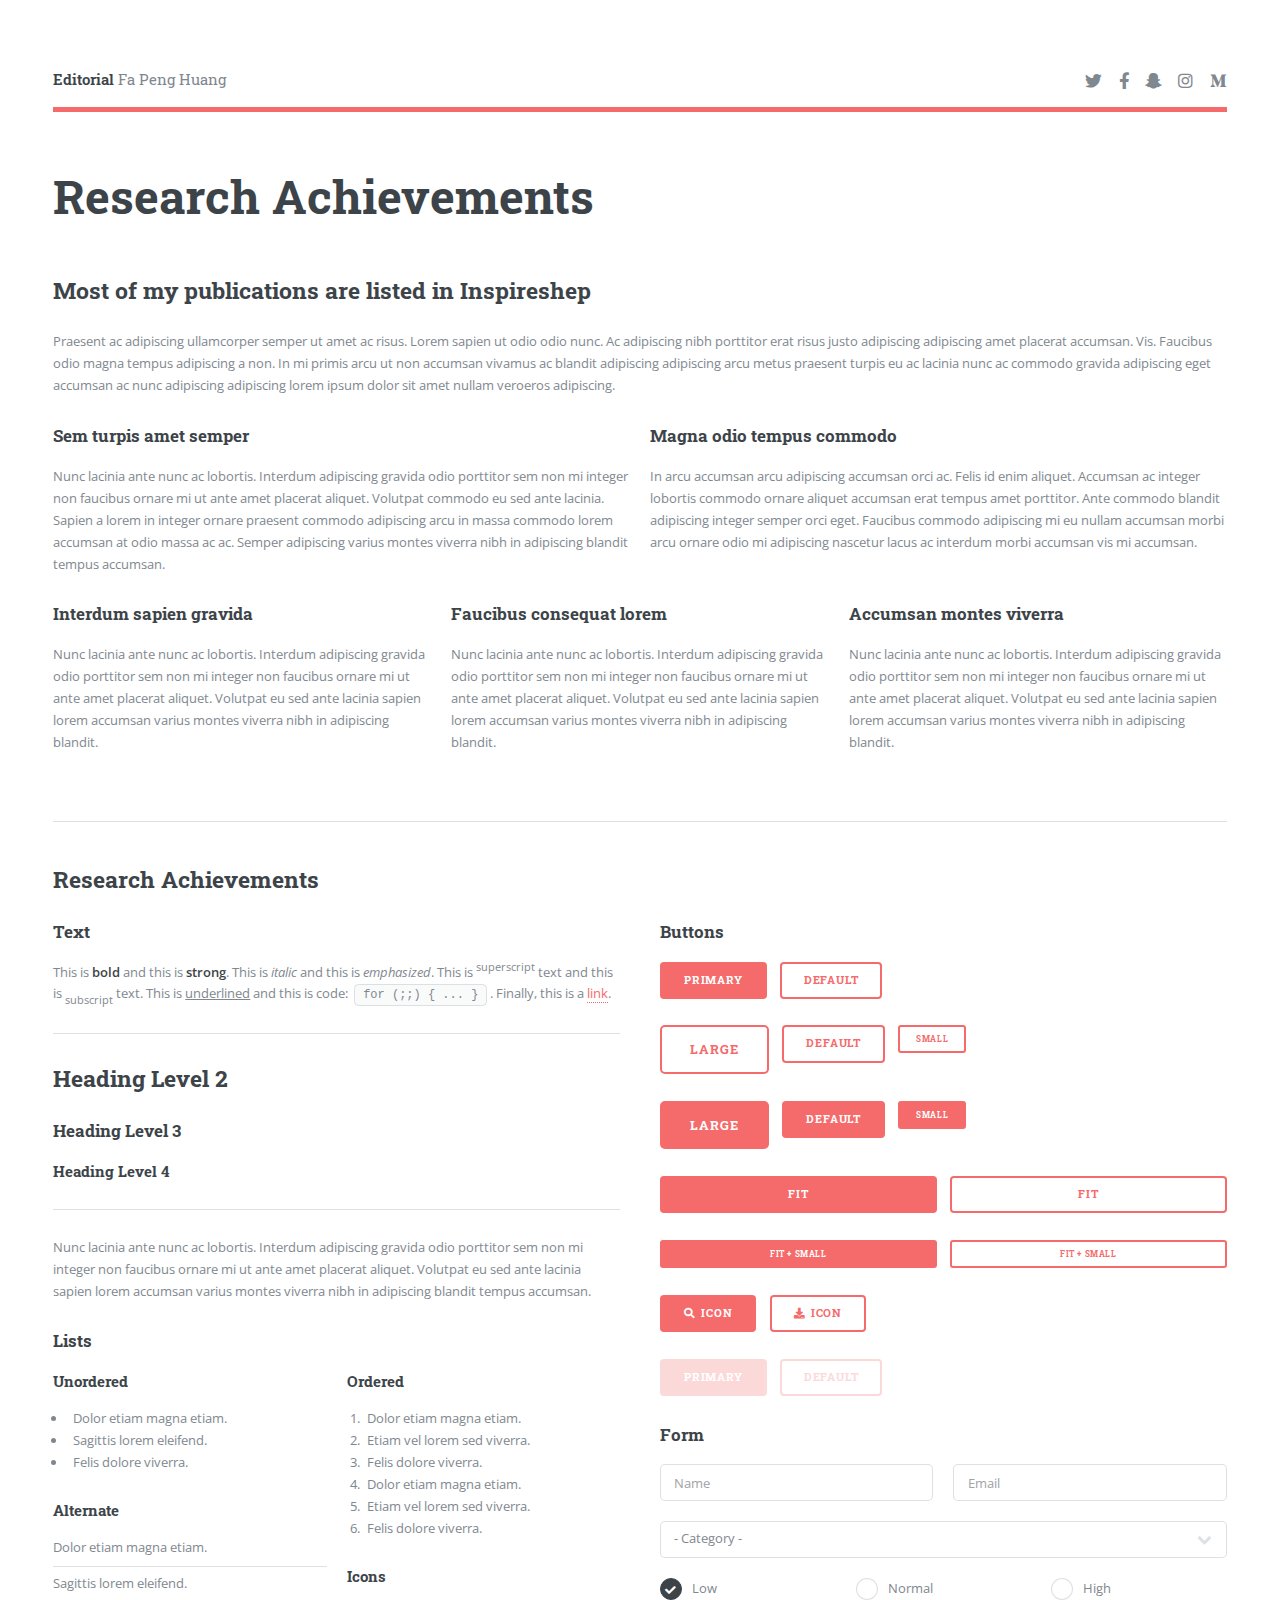
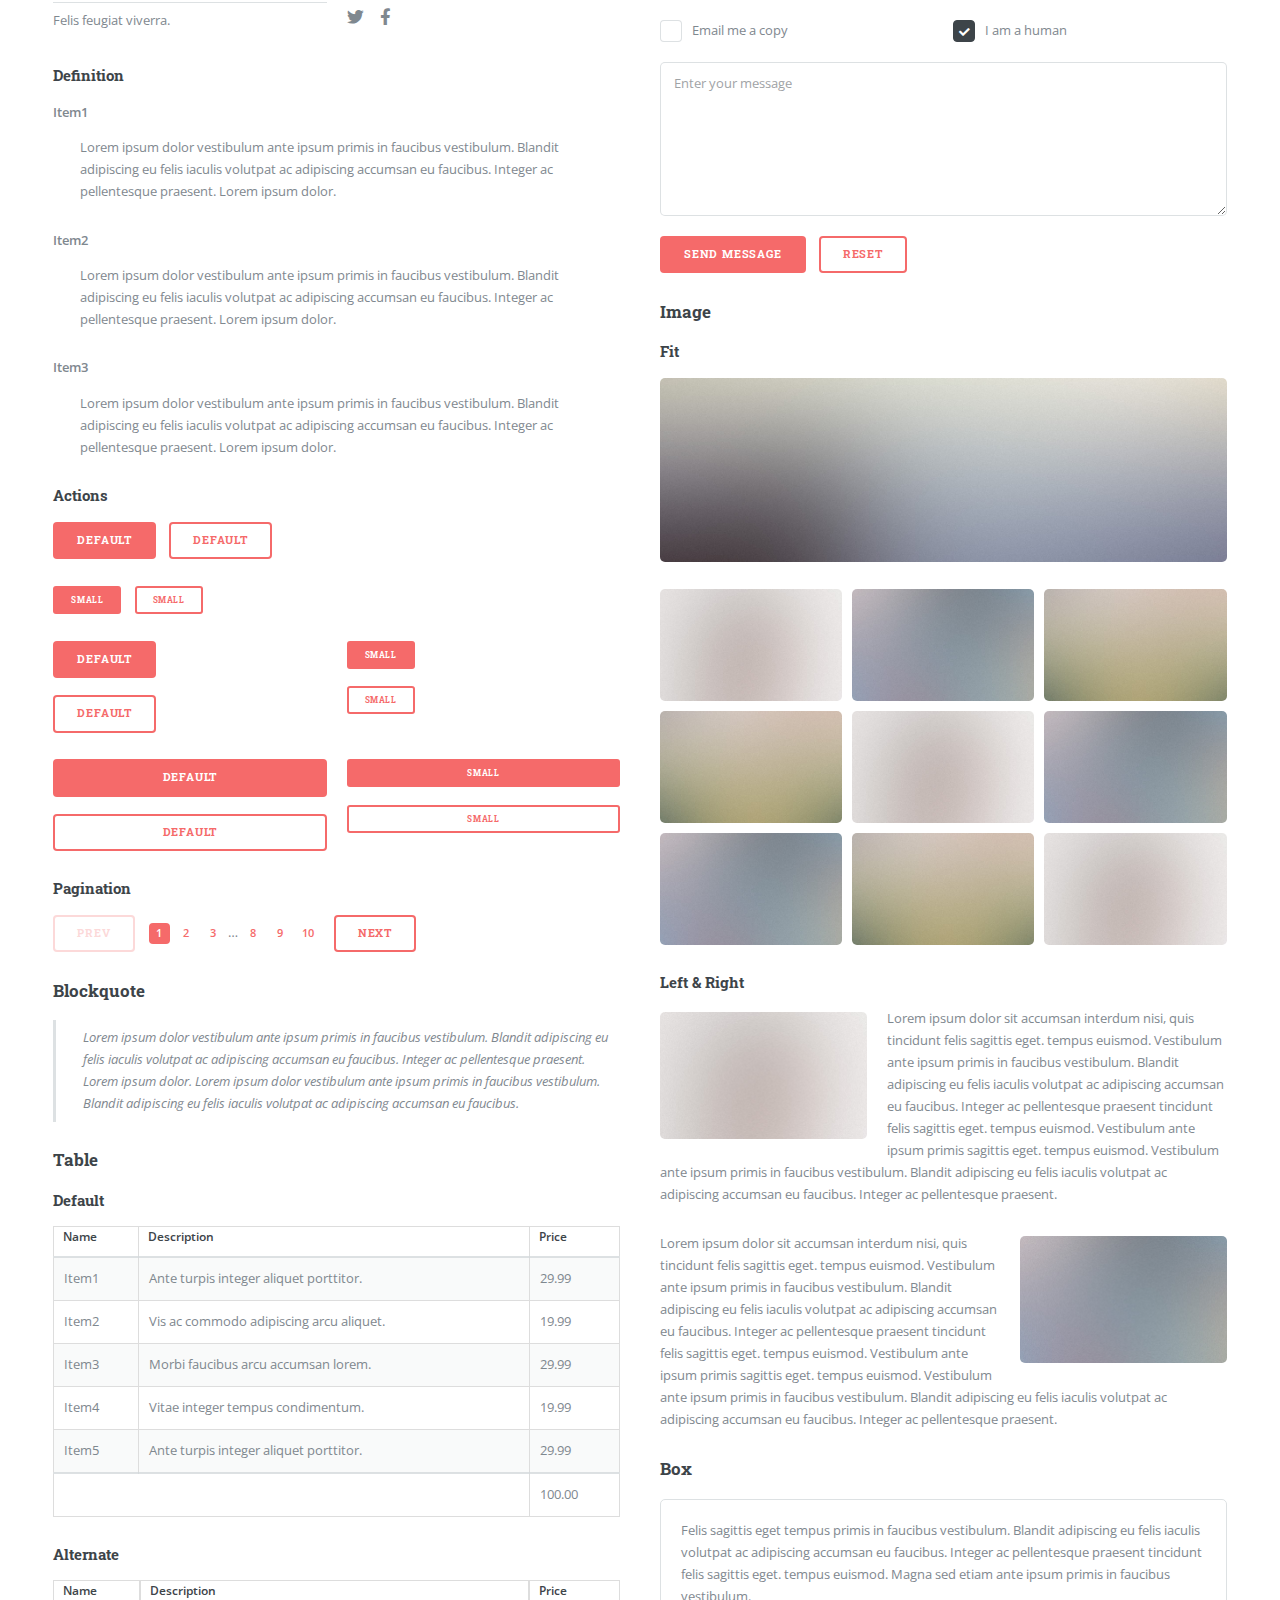
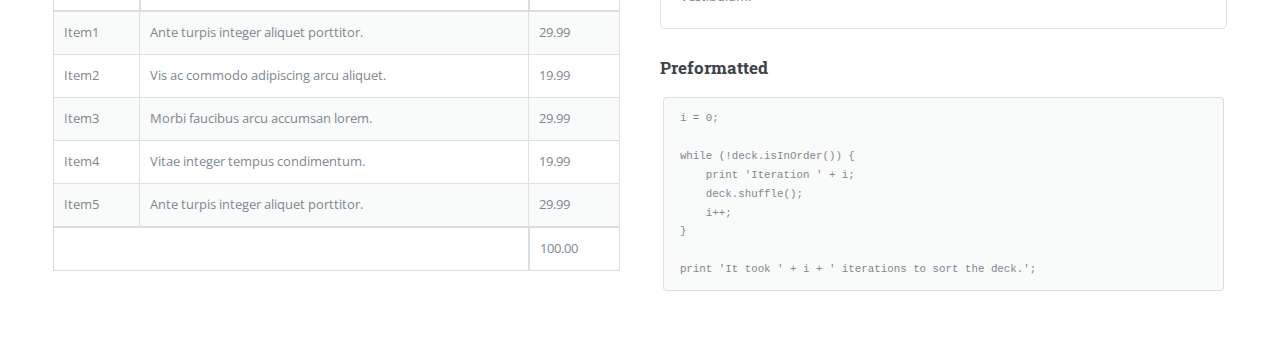
<file: generic.html>
<!DOCTYPE HTML>
<!--
	Editorial by Fa Peng Huang
-->
<html>
	<head>
		<title>Research Achievements - Fa Peng Huang</title>
		<meta charset="utf-8" />
		<meta name="viewport" content="width=device-width, initial-scale=1, user-scalable=no" />
		<link rel="stylesheet" href="assets/css/main.css" />
	</head>
	<body class="is-preload">

		<!-- Wrapper -->
			<div id="wrapper">

				<!-- Main -->
					<div id="main">
						<div class="inner">

							<!-- Header -->
							<div id="header"></div>

							<!-- Content -->
								<section>
									<header class="main">
										<h1>Research Achievements</h1>
									</header>

									<!-- Content -->
										<h2 id="content">Most of my publications are listed in <a href="https://inspirehep.net/authors/1274171?ui-citation-summary=true">Inspireshep</a> </h2>
										<p>Praesent ac adipiscing ullamcorper semper ut amet ac risus. Lorem sapien ut odio odio nunc. Ac adipiscing nibh porttitor erat risus justo adipiscing adipiscing amet placerat accumsan. Vis. Faucibus odio magna tempus adipiscing a non. In mi primis arcu ut non accumsan vivamus ac blandit adipiscing adipiscing arcu metus praesent turpis eu ac lacinia nunc ac commodo gravida adipiscing eget accumsan ac nunc adipiscing adipiscing lorem ipsum dolor sit amet nullam veroeros adipiscing.</p>
										<div class="row">
											<div class="col-6 col-12-small">
												<h3>Sem turpis amet semper</h3>
												<p>Nunc lacinia ante nunc ac lobortis. Interdum adipiscing gravida odio porttitor sem non mi integer non faucibus ornare mi ut ante amet placerat aliquet. Volutpat commodo eu sed ante lacinia. Sapien a lorem in integer ornare praesent commodo adipiscing arcu in massa commodo lorem accumsan at odio massa ac ac. Semper adipiscing varius montes viverra nibh in adipiscing blandit tempus accumsan.</p>
											</div>
											<div class="col-6 col-12-small">
												<h3>Magna odio tempus commodo</h3>
												<p>In arcu accumsan arcu adipiscing accumsan orci ac. Felis id enim aliquet. Accumsan ac integer lobortis commodo ornare aliquet accumsan erat tempus amet porttitor. Ante commodo blandit adipiscing integer semper orci eget. Faucibus commodo adipiscing mi eu nullam accumsan morbi arcu ornare odio mi adipiscing nascetur lacus ac interdum morbi accumsan vis mi accumsan.</p>
											</div>
											<!-- Break -->
											<div class="col-4 col-12-medium">
												<h3>Interdum sapien gravida</h3>
												<p>Nunc lacinia ante nunc ac lobortis. Interdum adipiscing gravida odio porttitor sem non mi integer non faucibus ornare mi ut ante amet placerat aliquet. Volutpat eu sed ante lacinia sapien lorem accumsan varius montes viverra nibh in adipiscing blandit.</p>
											</div>
											<div class="col-4 col-12-medium">
												<h3>Faucibus consequat lorem</h3>
												<p>Nunc lacinia ante nunc ac lobortis. Interdum adipiscing gravida odio porttitor sem non mi integer non faucibus ornare mi ut ante amet placerat aliquet. Volutpat eu sed ante lacinia sapien lorem accumsan varius montes viverra nibh in adipiscing blandit.</p>
											</div>
											<div class="col-4 col-12-medium">
												<h3>Accumsan montes viverra</h3>
												<p>Nunc lacinia ante nunc ac lobortis. Interdum adipiscing gravida odio porttitor sem non mi integer non faucibus ornare mi ut ante amet placerat aliquet. Volutpat eu sed ante lacinia sapien lorem accumsan varius montes viverra nibh in adipiscing blandit.</p>
											</div>
										</div>

									<hr class="major" />

									<!-- Elements -->
										<h2 id="elements">Research Achievements</h2>
										<div class="row gtr-200">
											<div class="col-6 col-12-medium">

												<!-- Text stuff -->
													<h3>Text</h3>
													<p>This is <b>bold</b> and this is <strong>strong</strong>. This is <i>italic</i> and this is <em>emphasized</em>.
													This is <sup>superscript</sup> text and this is <sub>subscript</sub> text.
													This is <u>underlined</u> and this is code: <code>for (;;) { ... }</code>.
													Finally, this is a <a href="#">link</a>.</p>
													<hr />
													<h2>Heading Level 2</h2>
													<h3>Heading Level 3</h3>
													<h4>Heading Level 4</h4>
													<hr />
													<p>Nunc lacinia ante nunc ac lobortis. Interdum adipiscing gravida odio porttitor sem non mi integer non faucibus ornare mi ut ante amet placerat aliquet. Volutpat eu sed ante lacinia sapien lorem accumsan varius montes viverra nibh in adipiscing blandit tempus accumsan.</p>

												<!-- Lists -->
													<h3>Lists</h3>
													<div class="row">
														<div class="col-6 col-12-small">

															<h4>Unordered</h4>
															<ul>
																<li>Dolor etiam magna etiam.</li>
																<li>Sagittis lorem eleifend.</li>
																<li>Felis dolore viverra.</li>
															</ul>

															<h4>Alternate</h4>
															<ul class="alt">
																<li>Dolor etiam magna etiam.</li>
																<li>Sagittis lorem eleifend.</li>
																<li>Felis feugiat viverra.</li>
															</ul>

														</div>
														<div class="col-6 col-12-small">

															<h4>Ordered</h4>
															<ol>
																<li>Dolor etiam magna etiam.</li>
																<li>Etiam vel lorem sed viverra.</li>
																<li>Felis dolore viverra.</li>
																<li>Dolor etiam magna etiam.</li>
																<li>Etiam vel lorem sed viverra.</li>
																<li>Felis dolore viverra.</li>
															</ol>

															<h4>Icons</h4>
															<ul class="icons">
																<li><a href="#" class="icon brands fa-twitter"><span class="label">Twitter</span></a></li>
																<li><a href="#" class="icon brands fa-facebook-f"><span class="label">Facebook</span></a></li>

															</ul>

														</div>
													</div>
													<h4>Definition</h4>
													<dl>
														<dt>Item1</dt>
														<dd>
															<p>Lorem ipsum dolor vestibulum ante ipsum primis in faucibus vestibulum. Blandit adipiscing eu felis iaculis volutpat ac adipiscing accumsan eu faucibus. Integer ac pellentesque praesent. Lorem ipsum dolor.</p>
														</dd>
														<dt>Item2</dt>
														<dd>
															<p>Lorem ipsum dolor vestibulum ante ipsum primis in faucibus vestibulum. Blandit adipiscing eu felis iaculis volutpat ac adipiscing accumsan eu faucibus. Integer ac pellentesque praesent. Lorem ipsum dolor.</p>
														</dd>
														<dt>Item3</dt>
														<dd>
															<p>Lorem ipsum dolor vestibulum ante ipsum primis in faucibus vestibulum. Blandit adipiscing eu felis iaculis volutpat ac adipiscing accumsan eu faucibus. Integer ac pellentesque praesent. Lorem ipsum dolor.</p>
														</dd>
													</dl>

													<h4>Actions</h4>
													<ul class="actions">
														<li><a href="#" class="button primary">Default</a></li>
														<li><a href="#" class="button">Default</a></li>
													</ul>
													<ul class="actions small">
														<li><a href="#" class="button primary small">Small</a></li>
														<li><a href="#" class="button small">Small</a></li>
													</ul>
													<div class="row">
														<div class="col-6 col-12-small">
															<ul class="actions stacked">
																<li><a href="#" class="button primary">Default</a></li>
																<li><a href="#" class="button">Default</a></li>
															</ul>
														</div>
														<div class="col-6 col-12-small">
															<ul class="actions stacked">
																<li><a href="#" class="button primary small">Small</a></li>
																<li><a href="#" class="button small">Small</a></li>
															</ul>
														</div>
														<div class="col-6 col-12-small">
															<ul class="actions stacked">
																<li><a href="#" class="button primary fit">Default</a></li>
																<li><a href="#" class="button fit">Default</a></li>
															</ul>
														</div>
														<div class="col-6 col-12-small">
															<ul class="actions stacked">
																<li><a href="#" class="button primary small fit">Small</a></li>
																<li><a href="#" class="button small fit">Small</a></li>
															</ul>
														</div>
													</div>

													<h4>Pagination</h4>
													<ul class="pagination">
														<li><span class="button disabled">Prev</span></li>
														<li><a href="#" class="page active">1</a></li>
														<li><a href="#" class="page">2</a></li>
														<li><a href="#" class="page">3</a></li>
														<li><span>&hellip;</span></li>
														<li><a href="#" class="page">8</a></li>
														<li><a href="#" class="page">9</a></li>
														<li><a href="#" class="page">10</a></li>
														<li><a href="#" class="button">Next</a></li>
													</ul>

												<!-- Blockquote -->
													<h3>Blockquote</h3>
													<blockquote>Lorem ipsum dolor vestibulum ante ipsum primis in faucibus vestibulum. Blandit adipiscing eu felis iaculis volutpat ac adipiscing accumsan eu faucibus. Integer ac pellentesque praesent. Lorem ipsum dolor. Lorem ipsum dolor vestibulum ante ipsum primis in faucibus vestibulum. Blandit adipiscing eu felis iaculis volutpat ac adipiscing accumsan eu faucibus.</blockquote>

												<!-- Table -->
													<h3>Table</h3>

													<h4>Default</h4>
													<div class="table-wrapper">
														<table>
															<thead>
																<tr>
																	<th>Name</th>
																	<th>Description</th>
																	<th>Price</th>
																</tr>
															</thead>
															<tbody>
																<tr>
																	<td>Item1</td>
																	<td>Ante turpis integer aliquet porttitor.</td>
																	<td>29.99</td>
																</tr>
																<tr>
																	<td>Item2</td>
																	<td>Vis ac commodo adipiscing arcu aliquet.</td>
																	<td>19.99</td>
																</tr>
																<tr>
																	<td>Item3</td>
																	<td> Morbi faucibus arcu accumsan lorem.</td>
																	<td>29.99</td>
																</tr>
																<tr>
																	<td>Item4</td>
																	<td>Vitae integer tempus condimentum.</td>
																	<td>19.99</td>
																</tr>
																<tr>
																	<td>Item5</td>
																	<td>Ante turpis integer aliquet porttitor.</td>
																	<td>29.99</td>
																</tr>
															</tbody>
															<tfoot>
																<tr>
																	<td colspan="2"></td>
																	<td>100.00</td>
																</tr>
															</tfoot>
														</table>
													</div>

													<h4>Alternate</h4>
													<div class="table-wrapper">
														<table class="alt">
															<thead>
																<tr>
																	<th>Name</th>
																	<th>Description</th>
																	<th>Price</th>
																</tr>
															</thead>
															<tbody>
																<tr>
																	<td>Item1</td>
																	<td>Ante turpis integer aliquet porttitor.</td>
																	<td>29.99</td>
																</tr>
																<tr>
																	<td>Item2</td>
																	<td>Vis ac commodo adipiscing arcu aliquet.</td>
																	<td>19.99</td>
																</tr>
																<tr>
																	<td>Item3</td>
																	<td> Morbi faucibus arcu accumsan lorem.</td>
																	<td>29.99</td>
																</tr>
																<tr>
																	<td>Item4</td>
																	<td>Vitae integer tempus condimentum.</td>
																	<td>19.99</td>
																</tr>
																<tr>
																	<td>Item5</td>
																	<td>Ante turpis integer aliquet porttitor.</td>
																	<td>29.99</td>
																</tr>
															</tbody>
															<tfoot>
																<tr>
																	<td colspan="2"></td>
																	<td>100.00</td>
																</tr>
															</tfoot>
														</table>
													</div>

											</div>
											<div class="col-6 col-12-medium">

												<!-- Buttons -->
													<h3>Buttons</h3>
													<ul class="actions">
														<li><a href="#" class="button primary">Primary</a></li>
														<li><a href="#" class="button">Default</a></li>
													</ul>
													<ul class="actions">
														<li><a href="#" class="button large">Large</a></li>
														<li><a href="#" class="button">Default</a></li>
														<li><a href="#" class="button small">Small</a></li>
													</ul>
													<ul class="actions">
														<li><a href="#" class="button primary large">Large</a></li>
														<li><a href="#" class="button primary">Default</a></li>
														<li><a href="#" class="button primary small">Small</a></li>
													</ul>
													<ul class="actions fit">
														<li><a href="#" class="button primary fit">Fit</a></li>
														<li><a href="#" class="button fit">Fit</a></li>
													</ul>
													<ul class="actions fit small">
														<li><a href="#" class="button primary fit small">Fit + Small</a></li>
														<li><a href="#" class="button fit small">Fit + Small</a></li>
													</ul>
													<ul class="actions">
														<li><a href="#" class="button primary icon solid fa-search">Icon</a></li>
														<li><a href="#" class="button icon solid fa-download">Icon</a></li>
													</ul>
													<ul class="actions">
														<li><span class="button primary disabled">Primary</span></li>
														<li><span class="button disabled">Default</span></li>
													</ul>

												<!-- Form -->
													<h3>Form</h3>

													<form method="post" action="#">
														<div class="row gtr-uniform">
															<div class="col-6 col-12-xsmall">
																<input type="text" name="demo-name" id="demo-name" value="" placeholder="Name" />
															</div>
															<div class="col-6 col-12-xsmall">
																<input type="email" name="demo-email" id="demo-email" value="" placeholder="Email" />
															</div>
															<!-- Break -->
															<div class="col-12">
																<select name="demo-category" id="demo-category">
																	<option value="">- Category -</option>
																	<option value="1">Manufacturing</option>
																	<option value="1">Shipping</option>
																	<option value="1">Administration</option>
																	<option value="1">Human Resources</option>
																</select>
															</div>
															<!-- Break -->
															<div class="col-4 col-12-small">
																<input type="radio" id="demo-priority-low" name="demo-priority" checked>
																<label for="demo-priority-low">Low</label>
															</div>
															<div class="col-4 col-12-small">
																<input type="radio" id="demo-priority-normal" name="demo-priority">
																<label for="demo-priority-normal">Normal</label>
															</div>
															<div class="col-4 col-12-small">
																<input type="radio" id="demo-priority-high" name="demo-priority">
																<label for="demo-priority-high">High</label>
															</div>
															<!-- Break -->
															<div class="col-6 col-12-small">
																<input type="checkbox" id="demo-copy" name="demo-copy">
																<label for="demo-copy">Email me a copy</label>
															</div>
															<div class="col-6 col-12-small">
																<input type="checkbox" id="demo-human" name="demo-human" checked>
																<label for="demo-human">I am a human</label>
															</div>
															<!-- Break -->
															<div class="col-12">
																<textarea name="demo-message" id="demo-message" placeholder="Enter your message" rows="6"></textarea>
															</div>
															<!-- Break -->
															<div class="col-12">
																<ul class="actions">
																	<li><input type="submit" value="Send Message" class="primary" /></li>
																	<li><input type="reset" value="Reset" /></li>
																</ul>
															</div>
														</div>
													</form>

												<!-- Image -->
													<h3>Image</h3>

													<h4>Fit</h4>
													<span class="image fit"><img src="images/pic11.jpg" alt="" /></span>
													<div class="box alt">
														<div class="row gtr-50 gtr-uniform">
															<div class="col-4"><span class="image fit"><img src="images/pic01.jpg" alt="" /></span></div>
															<div class="col-4"><span class="image fit"><img src="images/pic02.jpg" alt="" /></span></div>
															<div class="col-4"><span class="image fit"><img src="images/pic03.jpg" alt="" /></span></div>
															<!-- Break -->
															<div class="col-4"><span class="image fit"><img src="images/pic03.jpg" alt="" /></span></div>
															<div class="col-4"><span class="image fit"><img src="images/pic01.jpg" alt="" /></span></div>
															<div class="col-4"><span class="image fit"><img src="images/pic02.jpg" alt="" /></span></div>
															<!-- Break -->
															<div class="col-4"><span class="image fit"><img src="images/pic02.jpg" alt="" /></span></div>
															<div class="col-4"><span class="image fit"><img src="images/pic03.jpg" alt="" /></span></div>
															<div class="col-4"><span class="image fit"><img src="images/pic01.jpg" alt="" /></span></div>
														</div>
													</div>

													<h4>Left &amp; Right</h4>
													<p><span class="image left"><img src="images/pic01.jpg" alt="" /></span>Lorem ipsum dolor sit accumsan interdum nisi, quis tincidunt felis sagittis eget. tempus euismod. Vestibulum ante ipsum primis in faucibus vestibulum. Blandit adipiscing eu felis iaculis volutpat ac adipiscing accumsan eu faucibus. Integer ac pellentesque praesent tincidunt felis sagittis eget. tempus euismod. Vestibulum ante ipsum primis sagittis eget. tempus euismod. Vestibulum ante ipsum primis in faucibus vestibulum. Blandit adipiscing eu felis iaculis volutpat ac adipiscing accumsan eu faucibus. Integer ac pellentesque praesent.</p>
													<p><span class="image right"><img src="images/pic02.jpg" alt="" /></span>Lorem ipsum dolor sit accumsan interdum nisi, quis tincidunt felis sagittis eget. tempus euismod. Vestibulum ante ipsum primis in faucibus vestibulum. Blandit adipiscing eu felis iaculis volutpat ac adipiscing accumsan eu faucibus. Integer ac pellentesque praesent tincidunt felis sagittis eget. tempus euismod. Vestibulum ante ipsum primis sagittis eget. tempus euismod. Vestibulum ante ipsum primis in faucibus vestibulum. Blandit adipiscing eu felis iaculis volutpat ac adipiscing accumsan eu faucibus. Integer ac pellentesque praesent.</p>

												<!-- Box -->
													<h3>Box</h3>
													<div class="box">
														<p>Felis sagittis eget tempus primis in faucibus vestibulum. Blandit adipiscing eu felis iaculis volutpat ac adipiscing accumsan eu faucibus. Integer ac pellentesque praesent tincidunt felis sagittis eget. tempus euismod. Magna sed etiam ante ipsum primis in faucibus vestibulum.</p>
													</div>

												<!-- Preformatted Code -->
													<h3>Preformatted</h3>
													<pre><code>i = 0;

while (!deck.isInOrder()) {
    print 'Iteration ' + i;
    deck.shuffle();
    i++;
}

print 'It took ' + i + ' iterations to sort the deck.';
</code></pre>

											</div>
										</div>

								</section>

						</div>
					</div>

				<!-- Sidebar -->
					<div id="sidebar"></div>

			</div>

		<!-- Scripts -->
			<script src="assets/js/jquery.min.js"></script>
			<script src="assets/js/browser.min.js"></script>
			<script src="assets/js/breakpoints.min.js"></script>
			<script src="assets/js/util.js"></script>
			<script src="assets/js/main.js"></script>
			<script>
			$(function(){
			  $("#sidebar").load("sidebar.html");
			  $("#header").load("header.html");
			});
			</script>

	</body>
</html>
</file>
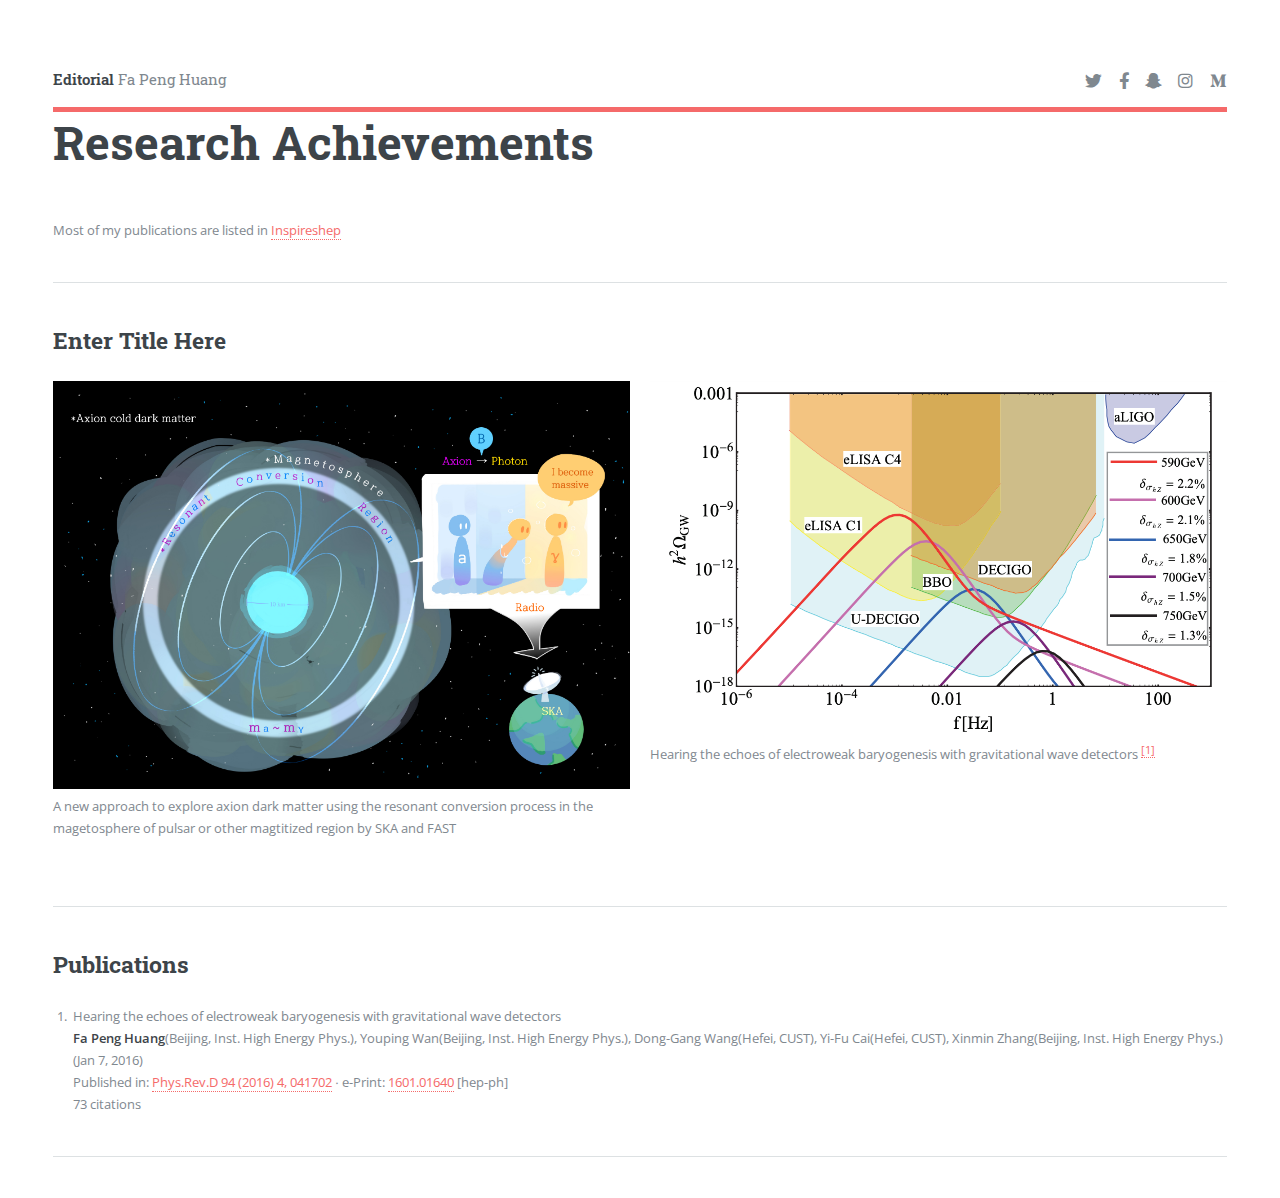
<file: research.html>
<!DOCTYPE HTML>
<!--
	Editorial by Fa Peng Huang
-->
<html>
	<head>
		<title>Research Achievements - Fa Peng Huang</title>
		<meta charset="utf-8" />
		<meta name="viewport" content="width=device-width, initial-scale=1, user-scalable=no" />
		<link rel="stylesheet" href="assets/css/main.css" />
	</head>
	<body class="is-preload">

		<!-- Wrapper -->
			<div id="wrapper">

				<!-- Main -->
					<div id="main">
						<div class="inner">

							<!-- Header -->
							<div id="header"></div>

							<!-- Content -->
							<header class="main">
								<h1>Research Achievements</h1>
							</header>

							<!-- Content -->
							<p id="content">Most of my publications are listed in <a href="https://inspirehep.net/authors/1274171?ui-citation-summary=true">Inspireshep</a> </p>

							<hr class="major"/>
							<div>
								<h2>Enter Title Here</h2>
								<div class="row">
									<div class="col-6 col-12-small">
										<img src="images/research/ska.jpg" class="col-2-img">
										<p>A new approach to explore axion dark matter using the resonant conversion process in the magetosphere of pulsar or other magtitized region by SKA and FAST</p>
									</div>
									<div class="col-6 col-12-small">
										<img src="images/research/relic.png" class="col-2-img">
										<p>Hearing the echoes of electroweak baryogenesis with gravitational wave detectors
											<sup id="1601.01640" class="reference"><a href="#1601.01640">[1]</a> </sup>
										</p>
									</div>
								</div>
							</div>


							<hr class="major"/>
							<div>
								<h2>Publications</h2>
								<ol reversed="reversed">
									<li id="1601.01640">
										Hearing the echoes of electroweak baryogenesis with gravitational wave detectors<br/>
										<strong>Fa Peng Huang</strong>(Beijing, Inst. High Energy Phys.), Youping Wan(Beijing, Inst. High Energy Phys.), Dong-Gang Wang(Hefei, CUST), Yi-Fu Cai(Hefei, CUST), Xinmin Zhang(Beijing, Inst. High Energy Phys.) (Jan 7, 2016)<br/>
										Published in: <a href="https://journals.aps.org/prd/abstract/10.1103/PhysRevD.94.041702">Phys.Rev.D 94 (2016) 4, 041702</a> <span>&#8729;</span> e-Print: <a href="https://arxiv.org/abs/1601.01640">1601.01640</a> [hep-ph]<br/>
										73 citations

									</li>
								</ol>
							</div>

							<hr class="major" />

						</div>
					</div>

				<!-- Sidebar -->
					<div id="sidebar"></div>

			</div>

		<!-- Scripts -->
			<script src="assets/js/jquery.min.js"></script>
			<script src="assets/js/browser.min.js"></script>
			<script src="assets/js/breakpoints.min.js"></script>
			<script src="assets/js/util.js"></script>
			<script src="assets/js/main.js"></script>
			<script>
			$(function(){
			  $("#sidebar").load("sidebar.html");
			  $("#header").load("header.html");
			});
			</script>

	</body>
</html>
</file>
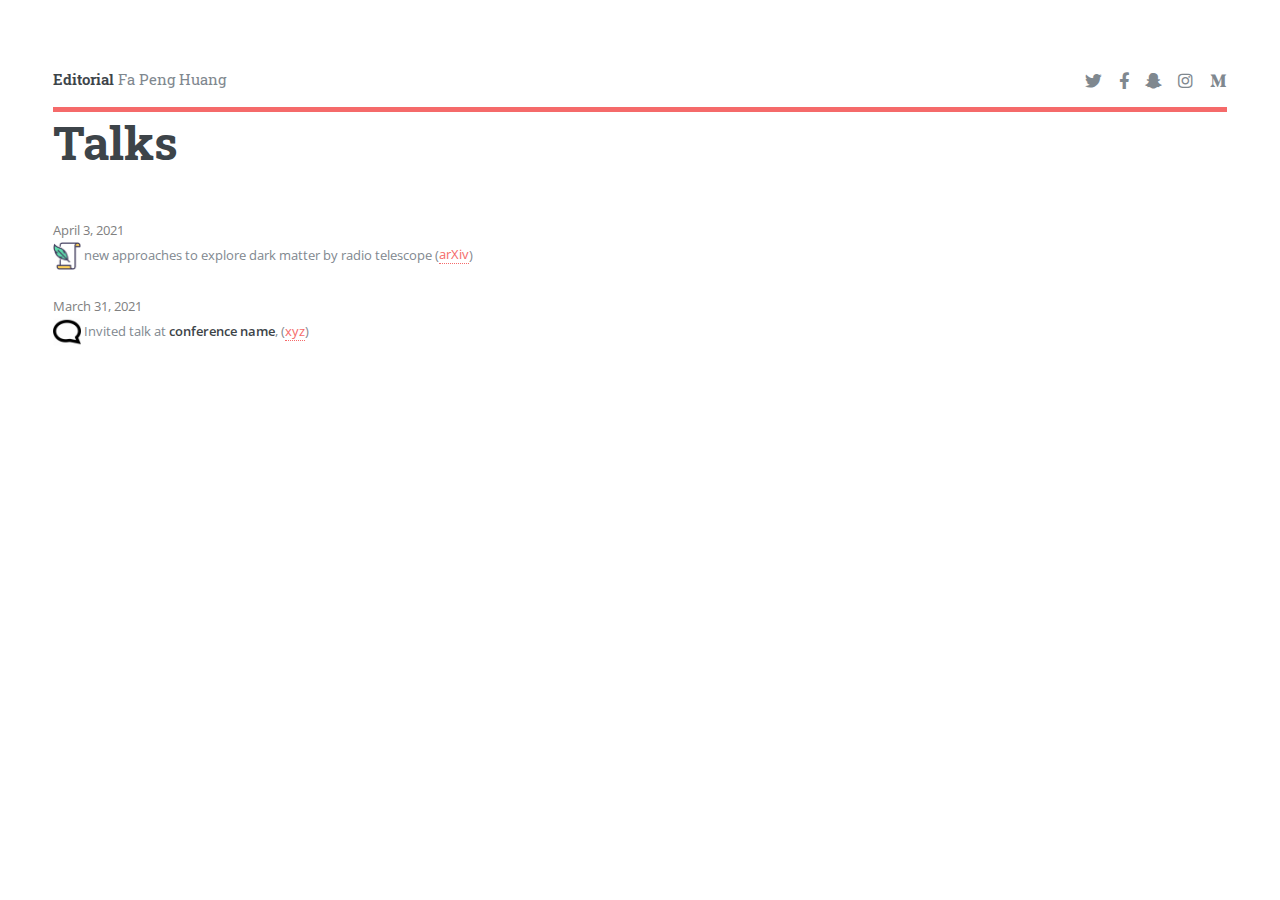
<file: talks.html>
<!DOCTYPE HTML>
<!--
	Fa Peng Huang
-->
<html>
	<head>
		<title>Talks - Fa Peng Huang</title>
		<meta charset="utf-8" />
		<meta name="viewport" content="width=device-width, initial-scale=1, user-scalable=no" />
		<link rel="stylesheet" href="assets/css/main.css" />
	</head>
	<body class="is-preload">

		<!-- Wrapper -->
			<div id="wrapper">

				<!-- Main -->
					<div id="main">
						<div class="inner">

							<!-- Header -->
							<div id="header"></div>
							
							

							<!-- Content -->
							<header class="main">
								<h1>Talks</h1>
							</header>

							<div>
								<font color="grey" size="2"> April 3, 2021</font>
								<br>
								<img src="images/paper.png" style="height:28px;vertical-align:middle;">
				                                 new approaches to explore dark matter by radio telescope
								(<a href="https://inspirehep.net/authors/1274171?ui-citation-summary=true">arXiv</a>)

								<p></p>
								<font color="grey" size="2"> March 31, 2021</font>
								<br>
								<img src="images/talk.png" style="height:28px;vertical-align:middle;">
								Invited talk at <b>conference name</b>, 
								(<a href="https://inspirehep.net/authors/1274171?ui-citation-summary=true">xyz</a>)
							</div>



						</div>
					</div>

				<!-- Sidebar -->
				<div id="sidebar"></div>

			</div>

		<!-- Scripts -->
			<script src="assets/js/jquery.min.js"></script>
			<script src="assets/js/browser.min.js"></script>
			<script src="assets/js/breakpoints.min.js"></script>
			<script src="assets/js/util.js"></script>
			<script src="assets/js/main.js"></script>
			<script>
			$(function(){
			  $("#sidebar").load("sidebar.html");
			  $("#header").load("header.html");
			});
			</script>

	</body>
</html>
</file>
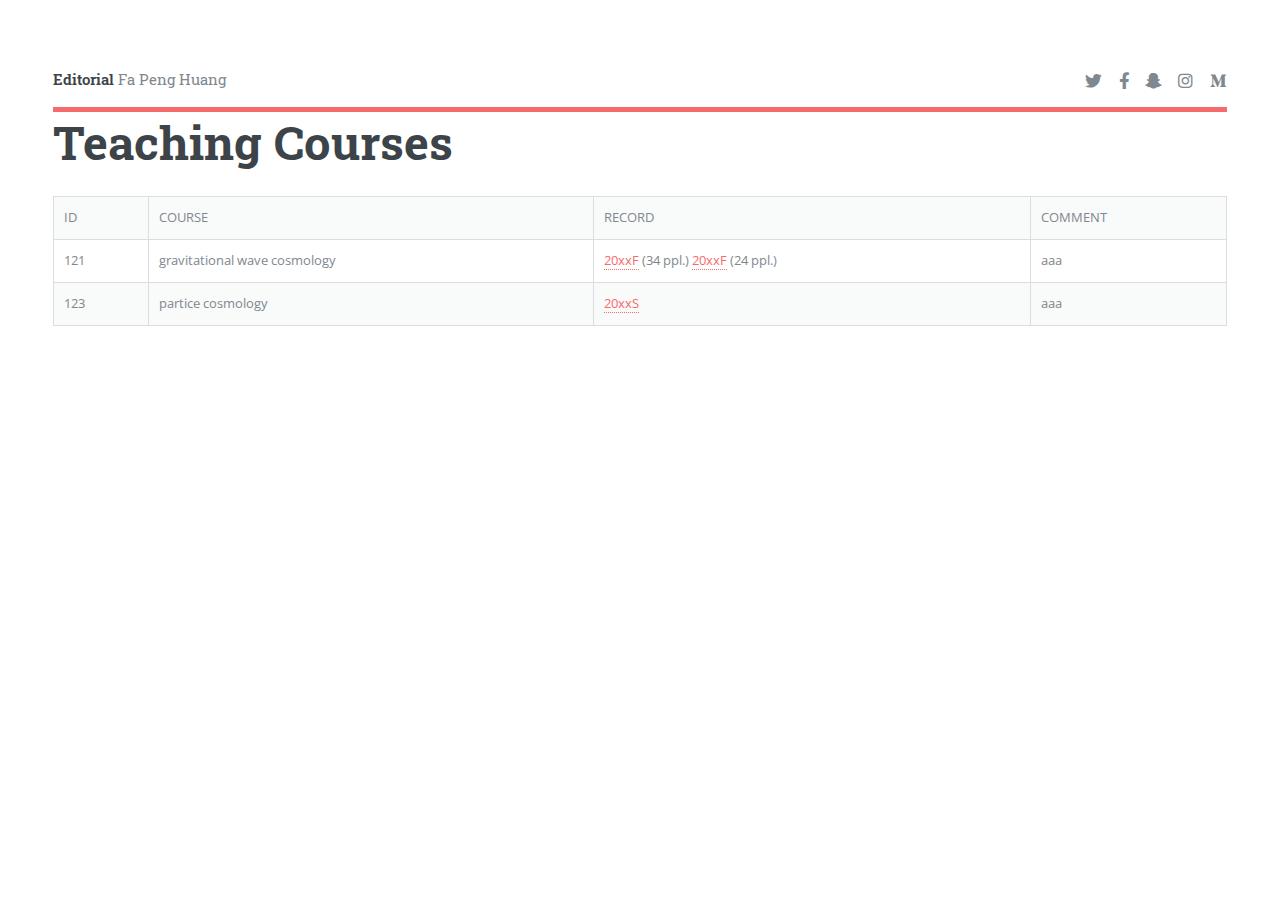
<file: teaching.html>
<!DOCTYPE HTML>
<!--
	Fa Peng Huang
-->
<html>
	<head>
		<title>Teaching - Fa Peng Huang</title>
		<meta charset="utf-8" />
		<meta name="viewport" content="width=device-width, initial-scale=1, user-scalable=no" />
		<link rel="stylesheet" href="assets/css/main.css" />
	</head>
	<body class="is-preload">

		<!-- Wrapper -->
			<div id="wrapper">

				<!-- Main -->
					<div id="main">
						<div class="inner">

							<!-- Header -->
							<div id="header"></div>
							
							

							<!-- Content -->
							<h1>Teaching Courses</h1>

							<table>
								<thead>
								</thead>
								<tbody>
									<tr>
										<td>ID</td>
										<td>COURSE</td>
										<td>RECORD</td>
										<td>COMMENT</td>
									</tr>
									<tr>
										<td>121</td>
										<td>gravitational wave cosmology </td>
										<td><a href="https://">20xxF</a> (34 ppl.) <a href="https://inspirehep.net/authors/1274171?ui-citation-summary=true">20xxF</a> (24 ppl.)</td>
										<td>aaa</td>
									</tr>
									<tr>
										<td>123 </td>
										<td>partice cosmology</td>
										<td><a href="https://inspirehep.net/authors/1274171?ui-citation-summary=true">20xxS</a></td>
										<td>aaa</td>
									</tr>
								</tbody>
							</table>

						</div>
					</div>

				<!-- Sidebar -->
				<div id="sidebar"></div>

			</div>

		<!-- Scripts -->
			<script src="assets/js/jquery.min.js"></script>
			<script src="assets/js/browser.min.js"></script>
			<script src="assets/js/breakpoints.min.js"></script>
			<script src="assets/js/util.js"></script>
			<script src="assets/js/main.js"></script>
			<script>
			$(function(){
			  $("#sidebar").load("sidebar.html");
			  $("#header").load("header.html");
			});
			</script>

	</body>
</html>
</file>
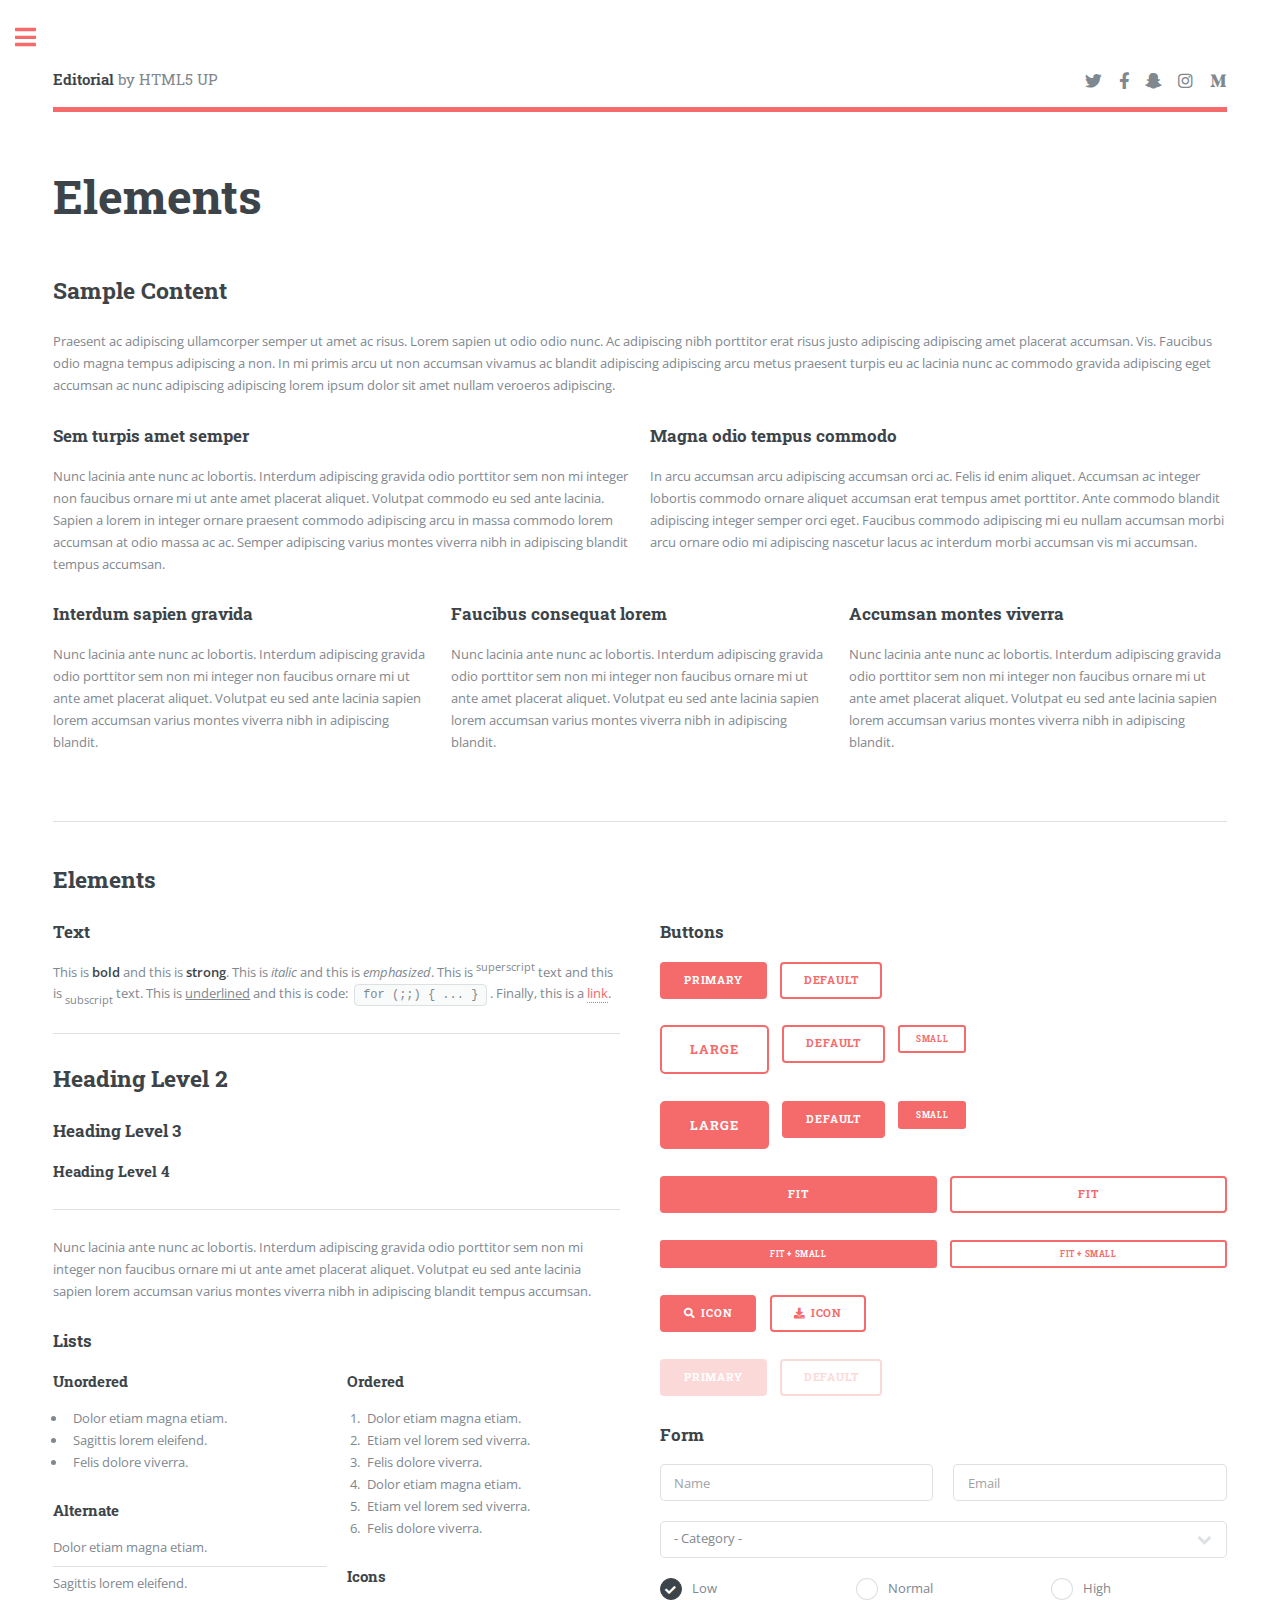
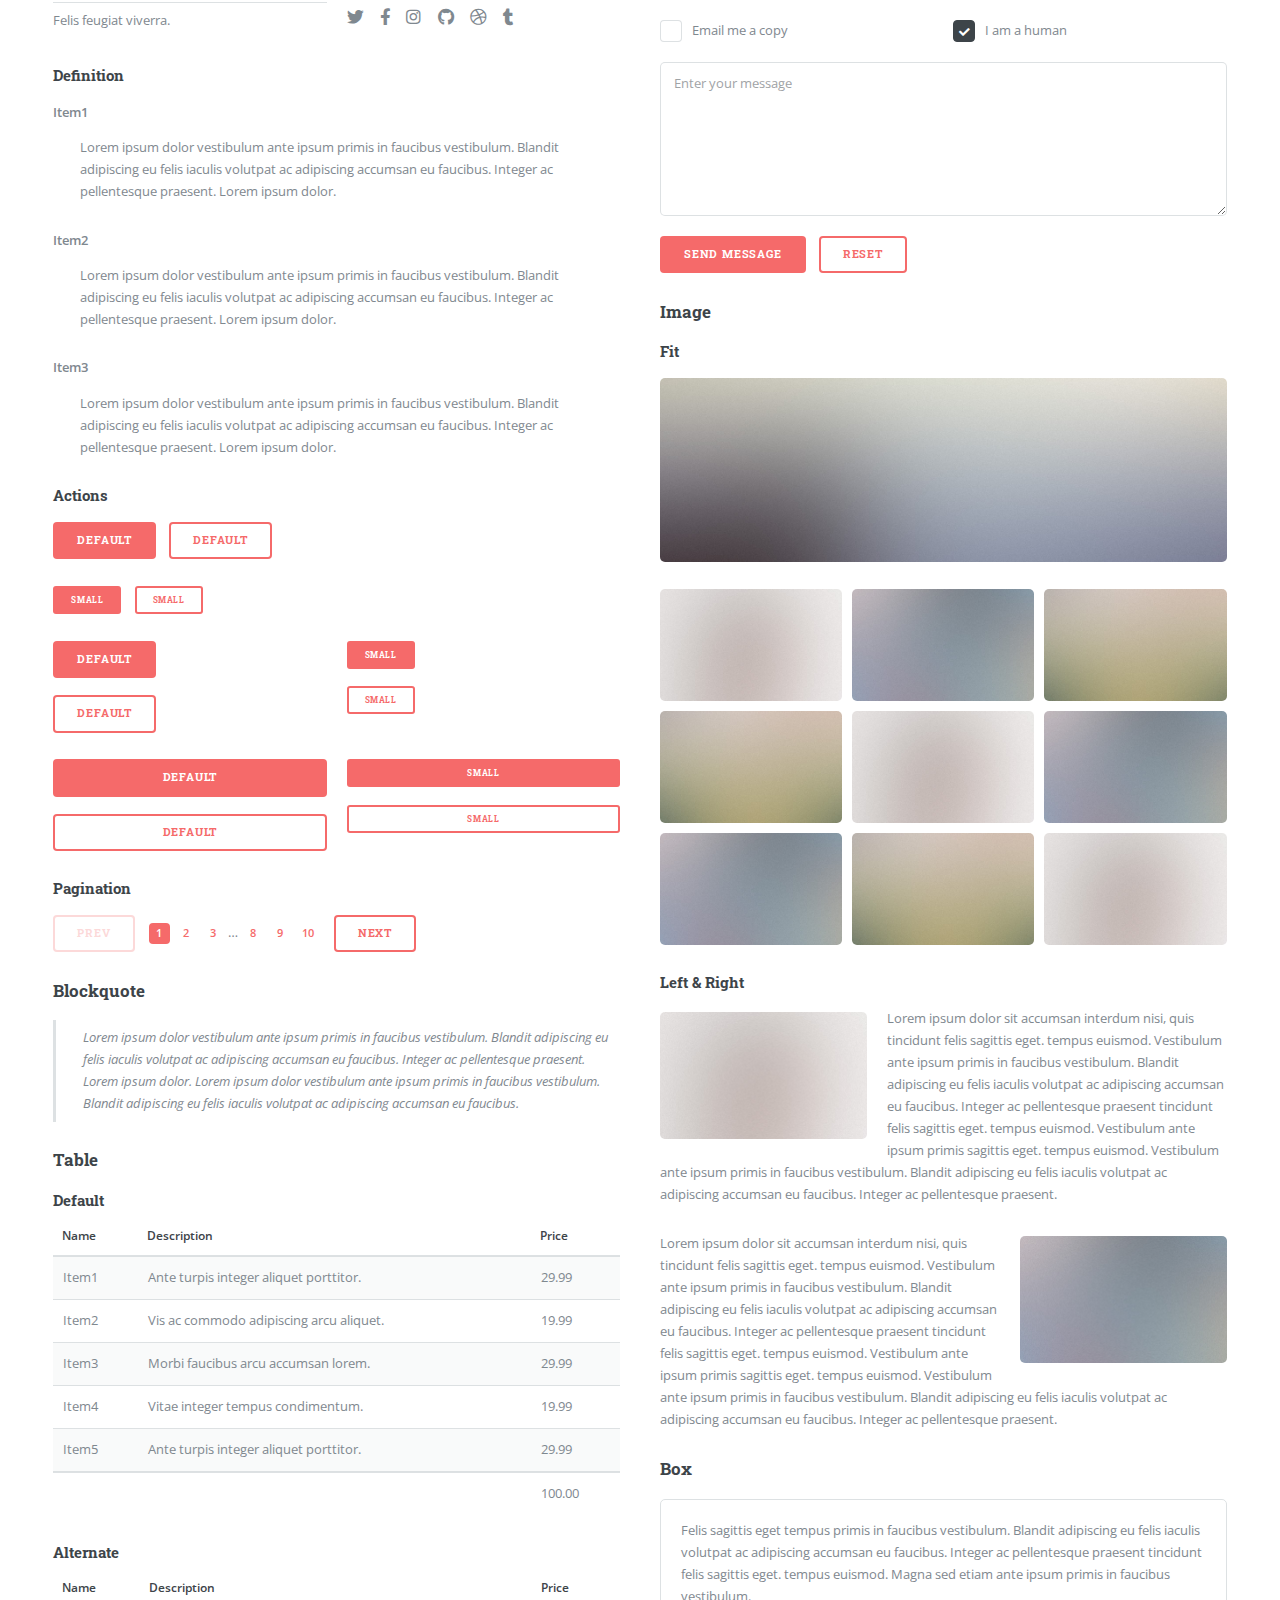
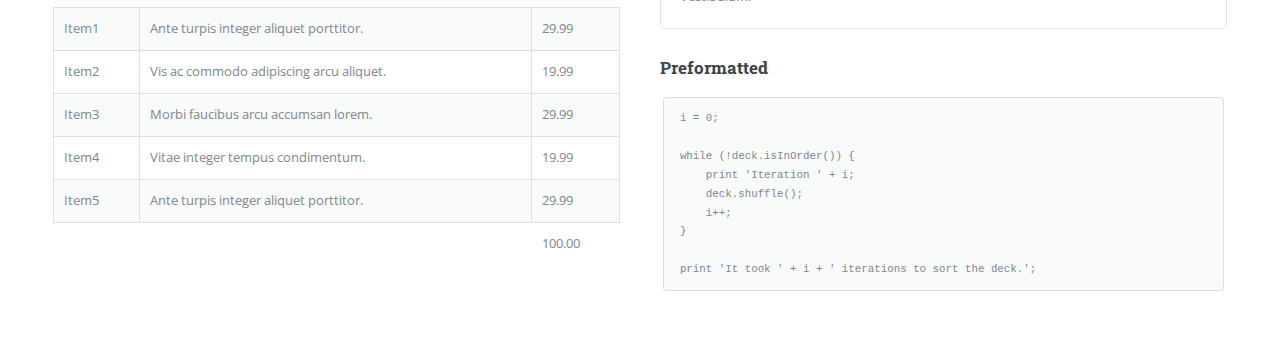
<file: html5up-editorial/elements.html>
<!DOCTYPE HTML>
<!--
	Editorial by HTML5 UP
	html5up.net | @ajlkn
	Free for personal and commercial use under the CCA 3.0 license (html5up.net/license)
-->
<html>
	<head>
		<title>Elements - Editorial by HTML5 UP</title>
		<meta charset="utf-8" />
		<meta name="viewport" content="width=device-width, initial-scale=1, user-scalable=no" />
		<link rel="stylesheet" href="assets/css/main.css" />
	</head>
	<body class="is-preload">

		<!-- Wrapper -->
			<div id="wrapper">

				<!-- Main -->
					<div id="main">
						<div class="inner">

							<!-- Header -->
								<header id="header">
									<a href="index.html" class="logo"><strong>Editorial</strong> by HTML5 UP</a>
									<ul class="icons">
										<li><a href="#" class="icon brands fa-twitter"><span class="label">Twitter</span></a></li>
										<li><a href="#" class="icon brands fa-facebook-f"><span class="label">Facebook</span></a></li>
										<li><a href="#" class="icon brands fa-snapchat-ghost"><span class="label">Snapchat</span></a></li>
										<li><a href="#" class="icon brands fa-instagram"><span class="label">Instagram</span></a></li>
										<li><a href="#" class="icon brands fa-medium-m"><span class="label">Medium</span></a></li>
									</ul>
								</header>

							<!-- Content -->
								<section>
									<header class="main">
										<h1>Elements</h1>
									</header>

									<!-- Content -->
										<h2 id="content">Sample Content</h2>
										<p>Praesent ac adipiscing ullamcorper semper ut amet ac risus. Lorem sapien ut odio odio nunc. Ac adipiscing nibh porttitor erat risus justo adipiscing adipiscing amet placerat accumsan. Vis. Faucibus odio magna tempus adipiscing a non. In mi primis arcu ut non accumsan vivamus ac blandit adipiscing adipiscing arcu metus praesent turpis eu ac lacinia nunc ac commodo gravida adipiscing eget accumsan ac nunc adipiscing adipiscing lorem ipsum dolor sit amet nullam veroeros adipiscing.</p>
										<div class="row">
											<div class="col-6 col-12-small">
												<h3>Sem turpis amet semper</h3>
												<p>Nunc lacinia ante nunc ac lobortis. Interdum adipiscing gravida odio porttitor sem non mi integer non faucibus ornare mi ut ante amet placerat aliquet. Volutpat commodo eu sed ante lacinia. Sapien a lorem in integer ornare praesent commodo adipiscing arcu in massa commodo lorem accumsan at odio massa ac ac. Semper adipiscing varius montes viverra nibh in adipiscing blandit tempus accumsan.</p>
											</div>
											<div class="col-6 col-12-small">
												<h3>Magna odio tempus commodo</h3>
												<p>In arcu accumsan arcu adipiscing accumsan orci ac. Felis id enim aliquet. Accumsan ac integer lobortis commodo ornare aliquet accumsan erat tempus amet porttitor. Ante commodo blandit adipiscing integer semper orci eget. Faucibus commodo adipiscing mi eu nullam accumsan morbi arcu ornare odio mi adipiscing nascetur lacus ac interdum morbi accumsan vis mi accumsan.</p>
											</div>
											<!-- Break -->
											<div class="col-4 col-12-medium">
												<h3>Interdum sapien gravida</h3>
												<p>Nunc lacinia ante nunc ac lobortis. Interdum adipiscing gravida odio porttitor sem non mi integer non faucibus ornare mi ut ante amet placerat aliquet. Volutpat eu sed ante lacinia sapien lorem accumsan varius montes viverra nibh in adipiscing blandit.</p>
											</div>
											<div class="col-4 col-12-medium">
												<h3>Faucibus consequat lorem</h3>
												<p>Nunc lacinia ante nunc ac lobortis. Interdum adipiscing gravida odio porttitor sem non mi integer non faucibus ornare mi ut ante amet placerat aliquet. Volutpat eu sed ante lacinia sapien lorem accumsan varius montes viverra nibh in adipiscing blandit.</p>
											</div>
											<div class="col-4 col-12-medium">
												<h3>Accumsan montes viverra</h3>
												<p>Nunc lacinia ante nunc ac lobortis. Interdum adipiscing gravida odio porttitor sem non mi integer non faucibus ornare mi ut ante amet placerat aliquet. Volutpat eu sed ante lacinia sapien lorem accumsan varius montes viverra nibh in adipiscing blandit.</p>
											</div>
										</div>

									<hr class="major" />

									<!-- Elements -->
										<h2 id="elements">Elements</h2>
										<div class="row gtr-200">
											<div class="col-6 col-12-medium">

												<!-- Text stuff -->
													<h3>Text</h3>
													<p>This is <b>bold</b> and this is <strong>strong</strong>. This is <i>italic</i> and this is <em>emphasized</em>.
													This is <sup>superscript</sup> text and this is <sub>subscript</sub> text.
													This is <u>underlined</u> and this is code: <code>for (;;) { ... }</code>.
													Finally, this is a <a href="#">link</a>.</p>
													<hr />
													<h2>Heading Level 2</h2>
													<h3>Heading Level 3</h3>
													<h4>Heading Level 4</h4>
													<hr />
													<p>Nunc lacinia ante nunc ac lobortis. Interdum adipiscing gravida odio porttitor sem non mi integer non faucibus ornare mi ut ante amet placerat aliquet. Volutpat eu sed ante lacinia sapien lorem accumsan varius montes viverra nibh in adipiscing blandit tempus accumsan.</p>

												<!-- Lists -->
													<h3>Lists</h3>
													<div class="row">
														<div class="col-6 col-12-small">

															<h4>Unordered</h4>
															<ul>
																<li>Dolor etiam magna etiam.</li>
																<li>Sagittis lorem eleifend.</li>
																<li>Felis dolore viverra.</li>
															</ul>

															<h4>Alternate</h4>
															<ul class="alt">
																<li>Dolor etiam magna etiam.</li>
																<li>Sagittis lorem eleifend.</li>
																<li>Felis feugiat viverra.</li>
															</ul>

														</div>
														<div class="col-6 col-12-small">

															<h4>Ordered</h4>
															<ol>
																<li>Dolor etiam magna etiam.</li>
																<li>Etiam vel lorem sed viverra.</li>
																<li>Felis dolore viverra.</li>
																<li>Dolor etiam magna etiam.</li>
																<li>Etiam vel lorem sed viverra.</li>
																<li>Felis dolore viverra.</li>
															</ol>

															<h4>Icons</h4>
															<ul class="icons">
																<li><a href="#" class="icon brands fa-twitter"><span class="label">Twitter</span></a></li>
																<li><a href="#" class="icon brands fa-facebook-f"><span class="label">Facebook</span></a></li>
																<li><a href="#" class="icon brands fa-instagram"><span class="label">Instagram</span></a></li>
																<li><a href="#" class="icon brands fa-github"><span class="label">Github</span></a></li>
																<li><a href="#" class="icon brands fa-dribbble"><span class="label">Dribbble</span></a></li>
																<li><a href="#" class="icon brands fa-tumblr"><span class="label">Tumblr</span></a></li>
															</ul>

														</div>
													</div>
													<h4>Definition</h4>
													<dl>
														<dt>Item1</dt>
														<dd>
															<p>Lorem ipsum dolor vestibulum ante ipsum primis in faucibus vestibulum. Blandit adipiscing eu felis iaculis volutpat ac adipiscing accumsan eu faucibus. Integer ac pellentesque praesent. Lorem ipsum dolor.</p>
														</dd>
														<dt>Item2</dt>
														<dd>
															<p>Lorem ipsum dolor vestibulum ante ipsum primis in faucibus vestibulum. Blandit adipiscing eu felis iaculis volutpat ac adipiscing accumsan eu faucibus. Integer ac pellentesque praesent. Lorem ipsum dolor.</p>
														</dd>
														<dt>Item3</dt>
														<dd>
															<p>Lorem ipsum dolor vestibulum ante ipsum primis in faucibus vestibulum. Blandit adipiscing eu felis iaculis volutpat ac adipiscing accumsan eu faucibus. Integer ac pellentesque praesent. Lorem ipsum dolor.</p>
														</dd>
													</dl>

													<h4>Actions</h4>
													<ul class="actions">
														<li><a href="#" class="button primary">Default</a></li>
														<li><a href="#" class="button">Default</a></li>
													</ul>
													<ul class="actions small">
														<li><a href="#" class="button primary small">Small</a></li>
														<li><a href="#" class="button small">Small</a></li>
													</ul>
													<div class="row">
														<div class="col-6 col-12-small">
															<ul class="actions stacked">
																<li><a href="#" class="button primary">Default</a></li>
																<li><a href="#" class="button">Default</a></li>
															</ul>
														</div>
														<div class="col-6 col-12-small">
															<ul class="actions stacked">
																<li><a href="#" class="button primary small">Small</a></li>
																<li><a href="#" class="button small">Small</a></li>
															</ul>
														</div>
														<div class="col-6 col-12-small">
															<ul class="actions stacked">
																<li><a href="#" class="button primary fit">Default</a></li>
																<li><a href="#" class="button fit">Default</a></li>
															</ul>
														</div>
														<div class="col-6 col-12-small">
															<ul class="actions stacked">
																<li><a href="#" class="button primary small fit">Small</a></li>
																<li><a href="#" class="button small fit">Small</a></li>
															</ul>
														</div>
													</div>

													<h4>Pagination</h4>
													<ul class="pagination">
														<li><span class="button disabled">Prev</span></li>
														<li><a href="#" class="page active">1</a></li>
														<li><a href="#" class="page">2</a></li>
														<li><a href="#" class="page">3</a></li>
														<li><span>&hellip;</span></li>
														<li><a href="#" class="page">8</a></li>
														<li><a href="#" class="page">9</a></li>
														<li><a href="#" class="page">10</a></li>
														<li><a href="#" class="button">Next</a></li>
													</ul>

												<!-- Blockquote -->
													<h3>Blockquote</h3>
													<blockquote>Lorem ipsum dolor vestibulum ante ipsum primis in faucibus vestibulum. Blandit adipiscing eu felis iaculis volutpat ac adipiscing accumsan eu faucibus. Integer ac pellentesque praesent. Lorem ipsum dolor. Lorem ipsum dolor vestibulum ante ipsum primis in faucibus vestibulum. Blandit adipiscing eu felis iaculis volutpat ac adipiscing accumsan eu faucibus.</blockquote>

												<!-- Table -->
													<h3>Table</h3>

													<h4>Default</h4>
													<div class="table-wrapper">
														<table>
															<thead>
																<tr>
																	<th>Name</th>
																	<th>Description</th>
																	<th>Price</th>
																</tr>
															</thead>
															<tbody>
																<tr>
																	<td>Item1</td>
																	<td>Ante turpis integer aliquet porttitor.</td>
																	<td>29.99</td>
																</tr>
																<tr>
																	<td>Item2</td>
																	<td>Vis ac commodo adipiscing arcu aliquet.</td>
																	<td>19.99</td>
																</tr>
																<tr>
																	<td>Item3</td>
																	<td> Morbi faucibus arcu accumsan lorem.</td>
																	<td>29.99</td>
																</tr>
																<tr>
																	<td>Item4</td>
																	<td>Vitae integer tempus condimentum.</td>
																	<td>19.99</td>
																</tr>
																<tr>
																	<td>Item5</td>
																	<td>Ante turpis integer aliquet porttitor.</td>
																	<td>29.99</td>
																</tr>
															</tbody>
															<tfoot>
																<tr>
																	<td colspan="2"></td>
																	<td>100.00</td>
																</tr>
															</tfoot>
														</table>
													</div>

													<h4>Alternate</h4>
													<div class="table-wrapper">
														<table class="alt">
															<thead>
																<tr>
																	<th>Name</th>
																	<th>Description</th>
																	<th>Price</th>
																</tr>
															</thead>
															<tbody>
																<tr>
																	<td>Item1</td>
																	<td>Ante turpis integer aliquet porttitor.</td>
																	<td>29.99</td>
																</tr>
																<tr>
																	<td>Item2</td>
																	<td>Vis ac commodo adipiscing arcu aliquet.</td>
																	<td>19.99</td>
																</tr>
																<tr>
																	<td>Item3</td>
																	<td> Morbi faucibus arcu accumsan lorem.</td>
																	<td>29.99</td>
																</tr>
																<tr>
																	<td>Item4</td>
																	<td>Vitae integer tempus condimentum.</td>
																	<td>19.99</td>
																</tr>
																<tr>
																	<td>Item5</td>
																	<td>Ante turpis integer aliquet porttitor.</td>
																	<td>29.99</td>
																</tr>
															</tbody>
															<tfoot>
																<tr>
																	<td colspan="2"></td>
																	<td>100.00</td>
																</tr>
															</tfoot>
														</table>
													</div>

											</div>
											<div class="col-6 col-12-medium">

												<!-- Buttons -->
													<h3>Buttons</h3>
													<ul class="actions">
														<li><a href="#" class="button primary">Primary</a></li>
														<li><a href="#" class="button">Default</a></li>
													</ul>
													<ul class="actions">
														<li><a href="#" class="button large">Large</a></li>
														<li><a href="#" class="button">Default</a></li>
														<li><a href="#" class="button small">Small</a></li>
													</ul>
													<ul class="actions">
														<li><a href="#" class="button primary large">Large</a></li>
														<li><a href="#" class="button primary">Default</a></li>
														<li><a href="#" class="button primary small">Small</a></li>
													</ul>
													<ul class="actions fit">
														<li><a href="#" class="button primary fit">Fit</a></li>
														<li><a href="#" class="button fit">Fit</a></li>
													</ul>
													<ul class="actions fit small">
														<li><a href="#" class="button primary fit small">Fit + Small</a></li>
														<li><a href="#" class="button fit small">Fit + Small</a></li>
													</ul>
													<ul class="actions">
														<li><a href="#" class="button primary icon solid fa-search">Icon</a></li>
														<li><a href="#" class="button icon solid fa-download">Icon</a></li>
													</ul>
													<ul class="actions">
														<li><span class="button primary disabled">Primary</span></li>
														<li><span class="button disabled">Default</span></li>
													</ul>

												<!-- Form -->
													<h3>Form</h3>

													<form method="post" action="#">
														<div class="row gtr-uniform">
															<div class="col-6 col-12-xsmall">
																<input type="text" name="demo-name" id="demo-name" value="" placeholder="Name" />
															</div>
															<div class="col-6 col-12-xsmall">
																<input type="email" name="demo-email" id="demo-email" value="" placeholder="Email" />
															</div>
															<!-- Break -->
															<div class="col-12">
																<select name="demo-category" id="demo-category">
																	<option value="">- Category -</option>
																	<option value="1">Manufacturing</option>
																	<option value="1">Shipping</option>
																	<option value="1">Administration</option>
																	<option value="1">Human Resources</option>
																</select>
															</div>
															<!-- Break -->
															<div class="col-4 col-12-small">
																<input type="radio" id="demo-priority-low" name="demo-priority" checked>
																<label for="demo-priority-low">Low</label>
															</div>
															<div class="col-4 col-12-small">
																<input type="radio" id="demo-priority-normal" name="demo-priority">
																<label for="demo-priority-normal">Normal</label>
															</div>
															<div class="col-4 col-12-small">
																<input type="radio" id="demo-priority-high" name="demo-priority">
																<label for="demo-priority-high">High</label>
															</div>
															<!-- Break -->
															<div class="col-6 col-12-small">
																<input type="checkbox" id="demo-copy" name="demo-copy">
																<label for="demo-copy">Email me a copy</label>
															</div>
															<div class="col-6 col-12-small">
																<input type="checkbox" id="demo-human" name="demo-human" checked>
																<label for="demo-human">I am a human</label>
															</div>
															<!-- Break -->
															<div class="col-12">
																<textarea name="demo-message" id="demo-message" placeholder="Enter your message" rows="6"></textarea>
															</div>
															<!-- Break -->
															<div class="col-12">
																<ul class="actions">
																	<li><input type="submit" value="Send Message" class="primary" /></li>
																	<li><input type="reset" value="Reset" /></li>
																</ul>
															</div>
														</div>
													</form>

												<!-- Image -->
													<h3>Image</h3>

													<h4>Fit</h4>
													<span class="image fit"><img src="images/pic11.jpg" alt="" /></span>
													<div class="box alt">
														<div class="row gtr-50 gtr-uniform">
															<div class="col-4"><span class="image fit"><img src="images/pic01.jpg" alt="" /></span></div>
															<div class="col-4"><span class="image fit"><img src="images/pic02.jpg" alt="" /></span></div>
															<div class="col-4"><span class="image fit"><img src="images/pic03.jpg" alt="" /></span></div>
															<!-- Break -->
															<div class="col-4"><span class="image fit"><img src="images/pic03.jpg" alt="" /></span></div>
															<div class="col-4"><span class="image fit"><img src="images/pic01.jpg" alt="" /></span></div>
															<div class="col-4"><span class="image fit"><img src="images/pic02.jpg" alt="" /></span></div>
															<!-- Break -->
															<div class="col-4"><span class="image fit"><img src="images/pic02.jpg" alt="" /></span></div>
															<div class="col-4"><span class="image fit"><img src="images/pic03.jpg" alt="" /></span></div>
															<div class="col-4"><span class="image fit"><img src="images/pic01.jpg" alt="" /></span></div>
														</div>
													</div>

													<h4>Left &amp; Right</h4>
													<p><span class="image left"><img src="images/pic01.jpg" alt="" /></span>Lorem ipsum dolor sit accumsan interdum nisi, quis tincidunt felis sagittis eget. tempus euismod. Vestibulum ante ipsum primis in faucibus vestibulum. Blandit adipiscing eu felis iaculis volutpat ac adipiscing accumsan eu faucibus. Integer ac pellentesque praesent tincidunt felis sagittis eget. tempus euismod. Vestibulum ante ipsum primis sagittis eget. tempus euismod. Vestibulum ante ipsum primis in faucibus vestibulum. Blandit adipiscing eu felis iaculis volutpat ac adipiscing accumsan eu faucibus. Integer ac pellentesque praesent.</p>
													<p><span class="image right"><img src="images/pic02.jpg" alt="" /></span>Lorem ipsum dolor sit accumsan interdum nisi, quis tincidunt felis sagittis eget. tempus euismod. Vestibulum ante ipsum primis in faucibus vestibulum. Blandit adipiscing eu felis iaculis volutpat ac adipiscing accumsan eu faucibus. Integer ac pellentesque praesent tincidunt felis sagittis eget. tempus euismod. Vestibulum ante ipsum primis sagittis eget. tempus euismod. Vestibulum ante ipsum primis in faucibus vestibulum. Blandit adipiscing eu felis iaculis volutpat ac adipiscing accumsan eu faucibus. Integer ac pellentesque praesent.</p>

												<!-- Box -->
													<h3>Box</h3>
													<div class="box">
														<p>Felis sagittis eget tempus primis in faucibus vestibulum. Blandit adipiscing eu felis iaculis volutpat ac adipiscing accumsan eu faucibus. Integer ac pellentesque praesent tincidunt felis sagittis eget. tempus euismod. Magna sed etiam ante ipsum primis in faucibus vestibulum.</p>
													</div>

												<!-- Preformatted Code -->
													<h3>Preformatted</h3>
													<pre><code>i = 0;

while (!deck.isInOrder()) {
    print 'Iteration ' + i;
    deck.shuffle();
    i++;
}

print 'It took ' + i + ' iterations to sort the deck.';
</code></pre>

											</div>
										</div>

								</section>

						</div>
					</div>

				<!-- Sidebar -->
					<div id="sidebar">
						<div class="inner">

							<!-- Search -->
								<section id="search" class="alt">
									<form method="post" action="#">
										<input type="text" name="query" id="query" placeholder="Search" />
									</form>
								</section>

							<!-- Menu -->
								<nav id="menu">
									<header class="major">
										<h2>Menu</h2>
									</header>
									<ul>
										<li><a href="index.html">Homepage</a></li>
										<li><a href="generic.html">Generic</a></li>
										<li><a href="elements.html">Elements</a></li>
										<li>
											<span class="opener">Submenu</span>
											<ul>
												<li><a href="#">Lorem Dolor</a></li>
												<li><a href="#">Ipsum Adipiscing</a></li>
												<li><a href="#">Tempus Magna</a></li>
												<li><a href="#">Feugiat Veroeros</a></li>
											</ul>
										</li>
										<li><a href="#">Etiam Dolore</a></li>
										<li><a href="#">Adipiscing</a></li>
										<li>
											<span class="opener">Another Submenu</span>
											<ul>
												<li><a href="#">Lorem Dolor</a></li>
												<li><a href="#">Ipsum Adipiscing</a></li>
												<li><a href="#">Tempus Magna</a></li>
												<li><a href="#">Feugiat Veroeros</a></li>
											</ul>
										</li>
										<li><a href="#">Maximus Erat</a></li>
										<li><a href="#">Sapien Mauris</a></li>
										<li><a href="#">Amet Lacinia</a></li>
									</ul>
								</nav>

							<!-- Section -->
								<section>
									<header class="major">
										<h2>Ante interdum</h2>
									</header>
									<div class="mini-posts">
										<article>
											<a href="#" class="image"><img src="images/pic07.jpg" alt="" /></a>
											<p>Aenean ornare velit lacus, ac varius enim lorem ullamcorper dolore aliquam.</p>
										</article>
										<article>
											<a href="#" class="image"><img src="images/pic08.jpg" alt="" /></a>
											<p>Aenean ornare velit lacus, ac varius enim lorem ullamcorper dolore aliquam.</p>
										</article>
										<article>
											<a href="#" class="image"><img src="images/pic09.jpg" alt="" /></a>
											<p>Aenean ornare velit lacus, ac varius enim lorem ullamcorper dolore aliquam.</p>
										</article>
									</div>
									<ul class="actions">
										<li><a href="#" class="button">More</a></li>
									</ul>
								</section>

							<!-- Section -->
								<section>
									<header class="major">
										<h2>Get in touch</h2>
									</header>
									<p>Sed varius enim lorem ullamcorper dolore aliquam aenean ornare velit lacus, ac varius enim lorem ullamcorper dolore. Proin sed aliquam facilisis ante interdum. Sed nulla amet lorem feugiat tempus aliquam.</p>
									<ul class="contact">
										<li class="icon solid fa-envelope"><a href="#">information@untitled.tld</a></li>
										<li class="icon solid fa-phone">(000) 000-0000</li>
										<li class="icon solid fa-home">1234 Somewhere Road #8254<br />
										Nashville, TN 00000-0000</li>
									</ul>
								</section>

							<!-- Footer -->
								<footer id="footer">
									<p class="copyright">&copy; Untitled. All rights reserved. Demo Images: <a href="https://unsplash.com">Unsplash</a>. Design: <a href="https://html5up.net">HTML5 UP</a>.</p>
								</footer>

						</div>
					</div>

			</div>

		<!-- Scripts -->
			<script src="assets/js/jquery.min.js"></script>
			<script src="assets/js/browser.min.js"></script>
			<script src="assets/js/breakpoints.min.js"></script>
			<script src="assets/js/util.js"></script>
			<script src="assets/js/main.js"></script>

	</body>
</html>
</file>
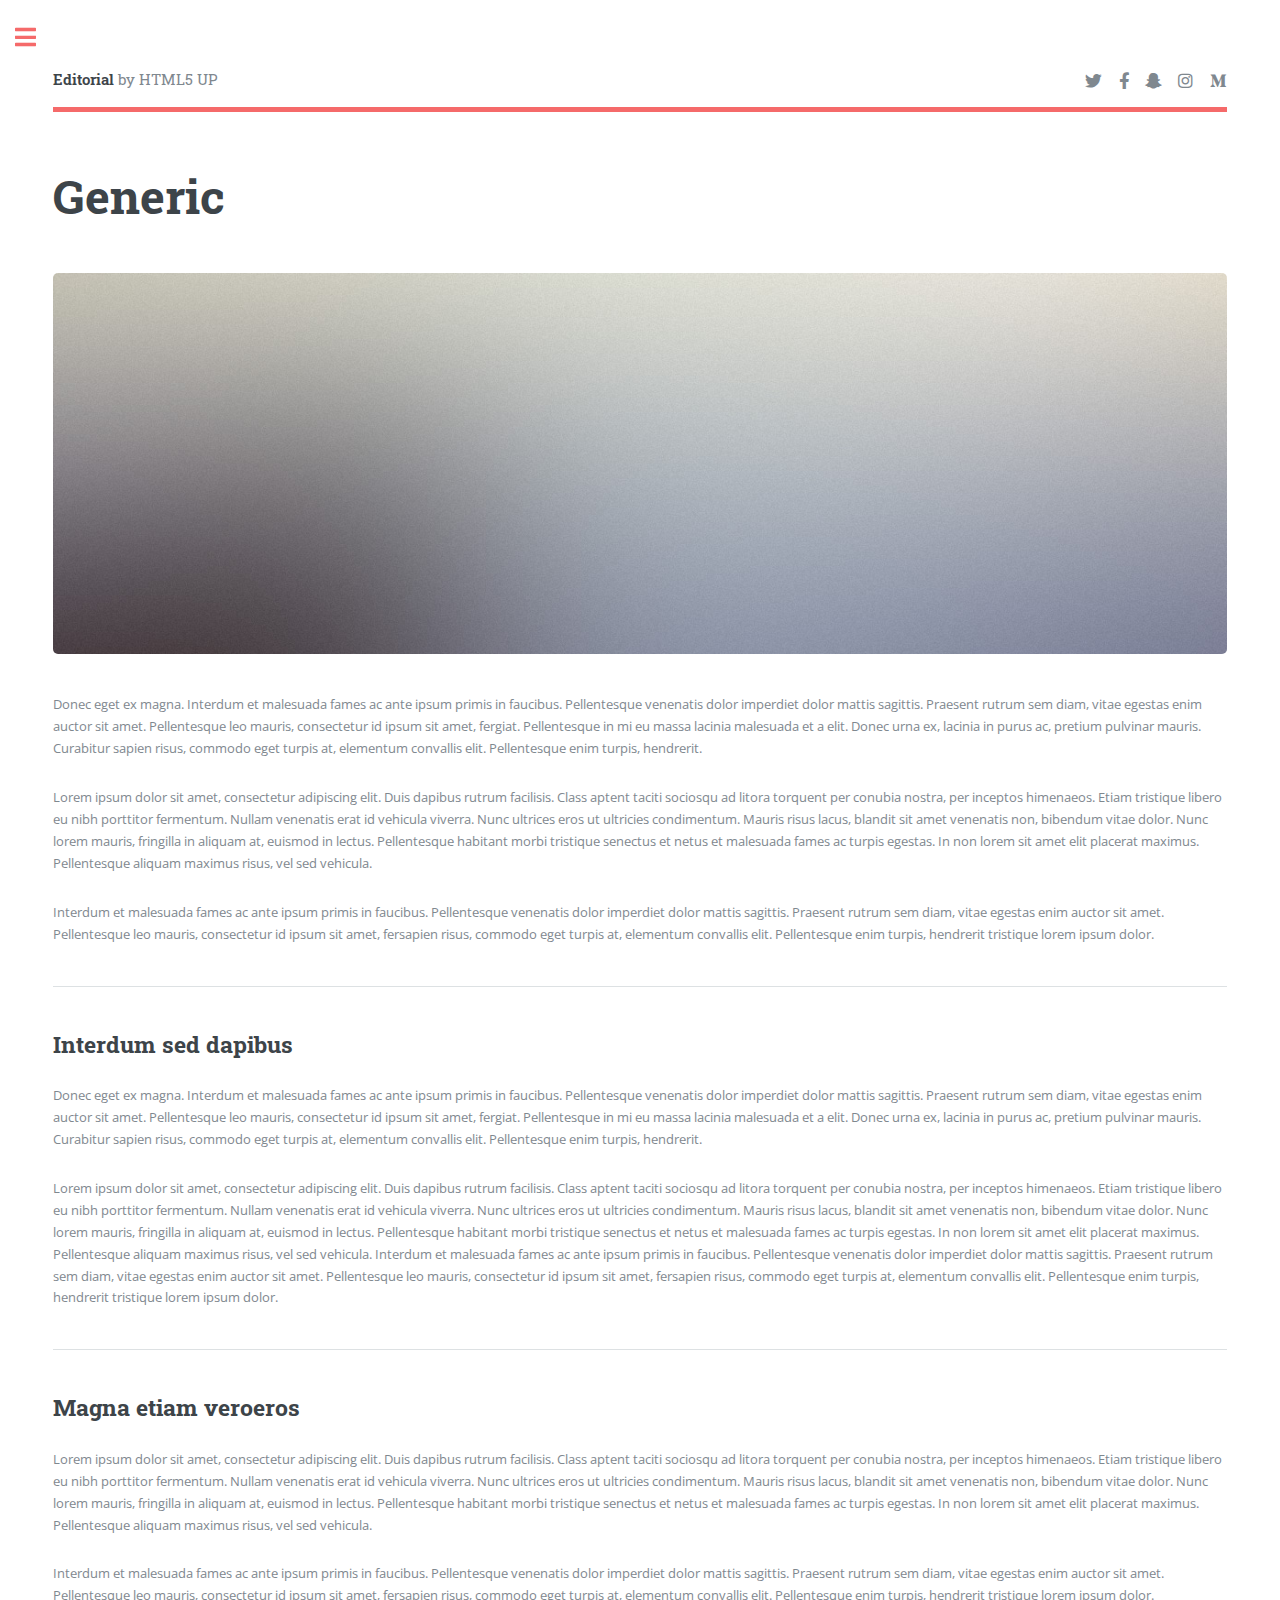
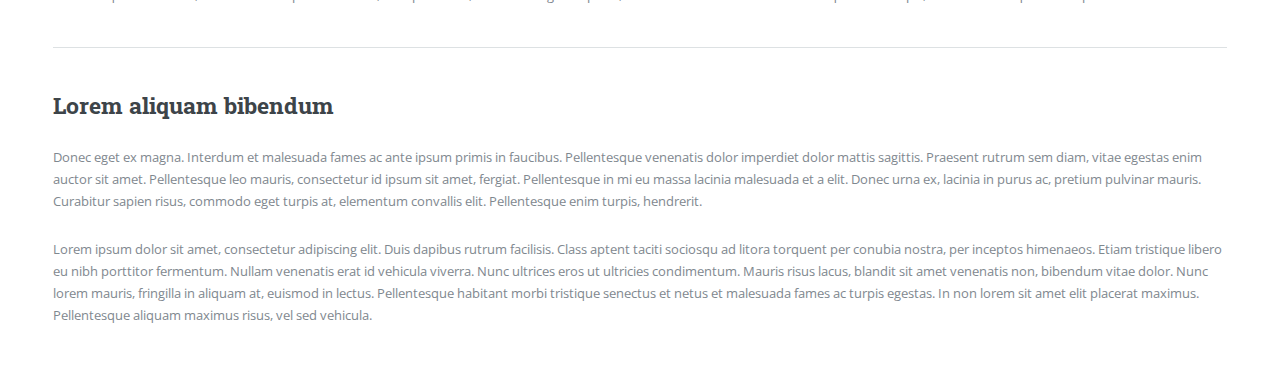
<file: html5up-editorial/generic.html>
<!DOCTYPE HTML>
<!--
	Editorial by HTML5 UP
	html5up.net | @ajlkn
	Free for personal and commercial use under the CCA 3.0 license (html5up.net/license)
-->
<html>
	<head>
		<title>Generic - Editorial by HTML5 UP</title>
		<meta charset="utf-8" />
		<meta name="viewport" content="width=device-width, initial-scale=1, user-scalable=no" />
		<link rel="stylesheet" href="assets/css/main.css" />
	</head>
	<body class="is-preload">

		<!-- Wrapper -->
			<div id="wrapper">

				<!-- Main -->
					<div id="main">
						<div class="inner">

							<!-- Header -->
								<header id="header">
									<a href="index.html" class="logo"><strong>Editorial</strong> by HTML5 UP</a>
									<ul class="icons">
										<li><a href="#" class="icon brands fa-twitter"><span class="label">Twitter</span></a></li>
										<li><a href="#" class="icon brands fa-facebook-f"><span class="label">Facebook</span></a></li>
										<li><a href="#" class="icon brands fa-snapchat-ghost"><span class="label">Snapchat</span></a></li>
										<li><a href="#" class="icon brands fa-instagram"><span class="label">Instagram</span></a></li>
										<li><a href="#" class="icon brands fa-medium-m"><span class="label">Medium</span></a></li>
									</ul>
								</header>

							<!-- Content -->
								<section>
									<header class="main">
										<h1>Generic</h1>
									</header>

									<span class="image main"><img src="images/pic11.jpg" alt="" /></span>

									<p>Donec eget ex magna. Interdum et malesuada fames ac ante ipsum primis in faucibus. Pellentesque venenatis dolor imperdiet dolor mattis sagittis. Praesent rutrum sem diam, vitae egestas enim auctor sit amet. Pellentesque leo mauris, consectetur id ipsum sit amet, fergiat. Pellentesque in mi eu massa lacinia malesuada et a elit. Donec urna ex, lacinia in purus ac, pretium pulvinar mauris. Curabitur sapien risus, commodo eget turpis at, elementum convallis elit. Pellentesque enim turpis, hendrerit.</p>
									<p>Lorem ipsum dolor sit amet, consectetur adipiscing elit. Duis dapibus rutrum facilisis. Class aptent taciti sociosqu ad litora torquent per conubia nostra, per inceptos himenaeos. Etiam tristique libero eu nibh porttitor fermentum. Nullam venenatis erat id vehicula viverra. Nunc ultrices eros ut ultricies condimentum. Mauris risus lacus, blandit sit amet venenatis non, bibendum vitae dolor. Nunc lorem mauris, fringilla in aliquam at, euismod in lectus. Pellentesque habitant morbi tristique senectus et netus et malesuada fames ac turpis egestas. In non lorem sit amet elit placerat maximus. Pellentesque aliquam maximus risus, vel sed vehicula.</p>
									<p>Interdum et malesuada fames ac ante ipsum primis in faucibus. Pellentesque venenatis dolor imperdiet dolor mattis sagittis. Praesent rutrum sem diam, vitae egestas enim auctor sit amet. Pellentesque leo mauris, consectetur id ipsum sit amet, fersapien risus, commodo eget turpis at, elementum convallis elit. Pellentesque enim turpis, hendrerit tristique lorem ipsum dolor.</p>

									<hr class="major" />

									<h2>Interdum sed dapibus</h2>
									<p>Donec eget ex magna. Interdum et malesuada fames ac ante ipsum primis in faucibus. Pellentesque venenatis dolor imperdiet dolor mattis sagittis. Praesent rutrum sem diam, vitae egestas enim auctor sit amet. Pellentesque leo mauris, consectetur id ipsum sit amet, fergiat. Pellentesque in mi eu massa lacinia malesuada et a elit. Donec urna ex, lacinia in purus ac, pretium pulvinar mauris. Curabitur sapien risus, commodo eget turpis at, elementum convallis elit. Pellentesque enim turpis, hendrerit.</p>
									<p>Lorem ipsum dolor sit amet, consectetur adipiscing elit. Duis dapibus rutrum facilisis. Class aptent taciti sociosqu ad litora torquent per conubia nostra, per inceptos himenaeos. Etiam tristique libero eu nibh porttitor fermentum. Nullam venenatis erat id vehicula viverra. Nunc ultrices eros ut ultricies condimentum. Mauris risus lacus, blandit sit amet venenatis non, bibendum vitae dolor. Nunc lorem mauris, fringilla in aliquam at, euismod in lectus. Pellentesque habitant morbi tristique senectus et netus et malesuada fames ac turpis egestas. In non lorem sit amet elit placerat maximus. Pellentesque aliquam maximus risus, vel sed vehicula. Interdum et malesuada fames ac ante ipsum primis in faucibus. Pellentesque venenatis dolor imperdiet dolor mattis sagittis. Praesent rutrum sem diam, vitae egestas enim auctor sit amet. Pellentesque leo mauris, consectetur id ipsum sit amet, fersapien risus, commodo eget turpis at, elementum convallis elit. Pellentesque enim turpis, hendrerit tristique lorem ipsum dolor.</p>

									<hr class="major" />

									<h2>Magna etiam veroeros</h2>
									<p>Lorem ipsum dolor sit amet, consectetur adipiscing elit. Duis dapibus rutrum facilisis. Class aptent taciti sociosqu ad litora torquent per conubia nostra, per inceptos himenaeos. Etiam tristique libero eu nibh porttitor fermentum. Nullam venenatis erat id vehicula viverra. Nunc ultrices eros ut ultricies condimentum. Mauris risus lacus, blandit sit amet venenatis non, bibendum vitae dolor. Nunc lorem mauris, fringilla in aliquam at, euismod in lectus. Pellentesque habitant morbi tristique senectus et netus et malesuada fames ac turpis egestas. In non lorem sit amet elit placerat maximus. Pellentesque aliquam maximus risus, vel sed vehicula.</p>
									<p>Interdum et malesuada fames ac ante ipsum primis in faucibus. Pellentesque venenatis dolor imperdiet dolor mattis sagittis. Praesent rutrum sem diam, vitae egestas enim auctor sit amet. Pellentesque leo mauris, consectetur id ipsum sit amet, fersapien risus, commodo eget turpis at, elementum convallis elit. Pellentesque enim turpis, hendrerit tristique lorem ipsum dolor.</p>

									<hr class="major" />

									<h2>Lorem aliquam bibendum</h2>
									<p>Donec eget ex magna. Interdum et malesuada fames ac ante ipsum primis in faucibus. Pellentesque venenatis dolor imperdiet dolor mattis sagittis. Praesent rutrum sem diam, vitae egestas enim auctor sit amet. Pellentesque leo mauris, consectetur id ipsum sit amet, fergiat. Pellentesque in mi eu massa lacinia malesuada et a elit. Donec urna ex, lacinia in purus ac, pretium pulvinar mauris. Curabitur sapien risus, commodo eget turpis at, elementum convallis elit. Pellentesque enim turpis, hendrerit.</p>
									<p>Lorem ipsum dolor sit amet, consectetur adipiscing elit. Duis dapibus rutrum facilisis. Class aptent taciti sociosqu ad litora torquent per conubia nostra, per inceptos himenaeos. Etiam tristique libero eu nibh porttitor fermentum. Nullam venenatis erat id vehicula viverra. Nunc ultrices eros ut ultricies condimentum. Mauris risus lacus, blandit sit amet venenatis non, bibendum vitae dolor. Nunc lorem mauris, fringilla in aliquam at, euismod in lectus. Pellentesque habitant morbi tristique senectus et netus et malesuada fames ac turpis egestas. In non lorem sit amet elit placerat maximus. Pellentesque aliquam maximus risus, vel sed vehicula.</p>

								</section>

						</div>
					</div>

				<!-- Sidebar -->
					<div id="sidebar">
						<div class="inner">

							<!-- Search -->
								<section id="search" class="alt">
									<form method="post" action="#">
										<input type="text" name="query" id="query" placeholder="Search" />
									</form>
								</section>

							<!-- Menu -->
								<nav id="menu">
									<header class="major">
										<h2>Menu</h2>
									</header>
									<ul>
										<li><a href="index.html">Homepage</a></li>
										<li><a href="generic.html">Generic</a></li>
										<li><a href="elements.html">Elements</a></li>
										<li>
											<span class="opener">Submenu</span>
											<ul>
												<li><a href="#">Lorem Dolor</a></li>
												<li><a href="#">Ipsum Adipiscing</a></li>
												<li><a href="#">Tempus Magna</a></li>
												<li><a href="#">Feugiat Veroeros</a></li>
											</ul>
										</li>
										<li><a href="#">Etiam Dolore</a></li>
										<li><a href="#">Adipiscing</a></li>
										<li>
											<span class="opener">Another Submenu</span>
											<ul>
												<li><a href="#">Lorem Dolor</a></li>
												<li><a href="#">Ipsum Adipiscing</a></li>
												<li><a href="#">Tempus Magna</a></li>
												<li><a href="#">Feugiat Veroeros</a></li>
											</ul>
										</li>
										<li><a href="#">Maximus Erat</a></li>
										<li><a href="#">Sapien Mauris</a></li>
										<li><a href="#">Amet Lacinia</a></li>
									</ul>
								</nav>

							<!-- Section -->
								<section>
									<header class="major">
										<h2>Ante interdum</h2>
									</header>
									<div class="mini-posts">
										<article>
											<a href="#" class="image"><img src="images/pic07.jpg" alt="" /></a>
											<p>Aenean ornare velit lacus, ac varius enim lorem ullamcorper dolore aliquam.</p>
										</article>
										<article>
											<a href="#" class="image"><img src="images/pic08.jpg" alt="" /></a>
											<p>Aenean ornare velit lacus, ac varius enim lorem ullamcorper dolore aliquam.</p>
										</article>
										<article>
											<a href="#" class="image"><img src="images/pic09.jpg" alt="" /></a>
											<p>Aenean ornare velit lacus, ac varius enim lorem ullamcorper dolore aliquam.</p>
										</article>
									</div>
									<ul class="actions">
										<li><a href="#" class="button">More</a></li>
									</ul>
								</section>

							<!-- Section -->
								<section>
									<header class="major">
										<h2>Get in touch</h2>
									</header>
									<p>Sed varius enim lorem ullamcorper dolore aliquam aenean ornare velit lacus, ac varius enim lorem ullamcorper dolore. Proin sed aliquam facilisis ante interdum. Sed nulla amet lorem feugiat tempus aliquam.</p>
									<ul class="contact">
										<li class="icon solid fa-envelope"><a href="#">information@untitled.tld</a></li>
										<li class="icon solid fa-phone">(000) 000-0000</li>
										<li class="icon solid fa-home">1234 Somewhere Road #8254<br />
										Nashville, TN 00000-0000</li>
									</ul>
								</section>

							<!-- Footer -->
								<footer id="footer">
									<p class="copyright">&copy; Untitled. All rights reserved. Demo Images: <a href="https://unsplash.com">Unsplash</a>. Design: <a href="https://html5up.net">HTML5 UP</a>.</p>
								</footer>

						</div>
					</div>

			</div>

		<!-- Scripts -->
			<script src="assets/js/jquery.min.js"></script>
			<script src="assets/js/browser.min.js"></script>
			<script src="assets/js/breakpoints.min.js"></script>
			<script src="assets/js/util.js"></script>
			<script src="assets/js/main.js"></script>

	</body>
</html>
</file>
<file: assets/css/main.css>
@import url(fontawesome-all.min.css);
@import url("https://fonts.googleapis.com/css?family=Open+Sans:400,600,400italic,600italic|Roboto+Slab:400,700");
/*
	Editorial by HTML5 UP
	html5up.net | @ajlkn
	Free for personal and commercial use under the CCA 3.0 license (html5up.net/license)
*/
html, body, div, span, applet, object,
iframe, h1, h2, h3, h4, h5, h6, p, blockquote,
pre, a, abbr, acronym, address, big, cite,
code, del, dfn, em, img, ins, kbd, q, s, samp,
small, strike, strong, sub, sup, tt, var, b,
u, i, center, dl, dt, dd, ol, ul, li, fieldset,
form, label, legend, table, caption, tbody,
tfoot, thead, tr, th, td, article, aside,
canvas, details, embed, figure, figcaption,
footer, header, hgroup, menu, nav, output, ruby,
section, summary, time, mark, audio, video {
  margin: 0;
  padding: 0;
  border: 0;
  font-size: 100%;
  font: inherit;
  vertical-align: baseline; }

article, aside, details, figcaption, figure,
footer, header, hgroup, menu, nav, section {
  display: block; }

body {
  line-height: 1; }

ol, ul {
  list-style: none; }

blockquote, q {
  quotes: none; }
  blockquote:before, blockquote:after, q:before, q:after {
    content: '';
    content: none; }

table {
  border-collapse: collapse;
  border-spacing: 0; }

body {
  -webkit-text-size-adjust: none; }

mark {
  background-color: transparent;
  color: inherit; }

input::-moz-focus-inner {
  border: 0;
  padding: 0; }

input, select, textarea {
  -moz-appearance: none;
  -webkit-appearance: none;
  -ms-appearance: none;
  appearance: none; }

/* Basic */
@-ms-viewport {
  width: device-width; }

body {
  -ms-overflow-style: scrollbar; }

@media screen and (max-width: 480px) {
  html, body {
    min-width: 320px; } }

html {
  box-sizing: border-box; }

*, *:before, *:after {
  box-sizing: inherit; }

body {
  background: #ffffff; }
  body.is-preload *, body.is-preload *:before, body.is-preload *:after, body.is-resizing *, body.is-resizing *:before, body.is-resizing *:after {
    -moz-animation: none !important;
    -webkit-animation: none !important;
    -ms-animation: none !important;
    animation: none !important;
    -moz-transition: none !important;
    -webkit-transition: none !important;
    -ms-transition: none !important;
    transition: none !important; }

/* Type */
body, input, select, textarea {
  color: #7f888f;
  font-family: "Open Sans", sans-serif;
  font-size: 13pt;
  font-weight: 400;
  line-height: 1.65; }
  @media screen and (max-width: 1680px) {
    body, input, select, textarea {
      font-size: 11pt; } }
  @media screen and (max-width: 1280px) {
    body, input, select, textarea {
      font-size: 10pt; } }
  @media screen and (max-width: 360px) {
    body, input, select, textarea {
      font-size: 9pt; } }

a {
  -moz-transition: color 0.2s ease-in-out, border-bottom-color 0.2s ease-in-out;
  -webkit-transition: color 0.2s ease-in-out, border-bottom-color 0.2s ease-in-out;
  -ms-transition: color 0.2s ease-in-out, border-bottom-color 0.2s ease-in-out;
  transition: color 0.2s ease-in-out, border-bottom-color 0.2s ease-in-out;
  border-bottom: dotted 1px;
  color: #f56a6a;
  text-decoration: none; }
  a:hover {
    border-bottom-color: #f56a6a;
    color: #f56a6a !important; }
    a:hover strong {
      color: inherit; }

strong, b {
  color: #3d4449;
  font-weight: 600; }

em, i {
  font-style: italic; }

p {
  margin: 0 0 2em 0; }

h1, h2, h3, h4, h5, h6 {
  color: #3d4449;
  font-family: "Roboto Slab", serif;
  font-weight: 700;
  line-height: 1.5;
  margin: 0 0 1em 0; }
  h1 a, h2 a, h3 a, h4 a, h5 a, h6 a {
    color: inherit;
    text-decoration: none;
    border-bottom: 0; }

h1 {
  font-size: 4em;
  margin: 0 0 0.5em 0;
  line-height: 1.3; }

h2 {
  font-size: 1.75em; }

h3 {
  font-size: 1.25em; }

h4 {
  font-size: 1.1em; }

h5 {
  font-size: 0.9em; }

h6 {
  font-size: 0.7em; }

@media screen and (max-width: 1680px) {
  h1 {
    font-size: 3.5em; } }

@media screen and (max-width: 980px) {
  h1 {
    font-size: 3.25em; } }

@media screen and (max-width: 736px) {
  h1 {
    font-size: 2em;
    line-height: 1.4; }
  h2 {
    font-size: 1.5em; } }

sub {
  font-size: 0.8em;
  position: relative;
  top: 0.5em; }

sup {
  font-size: 0.8em;
  position: relative;
  top: -0.5em; }

blockquote {
  border-left: solid 3px rgba(210, 215, 217, 0.75);
  font-style: italic;
  margin: 0 0 2em 0;
  padding: 0.5em 0 0.5em 2em; }

code {
  background: rgba(230, 235, 237, 0.25);
  border-radius: 0.375em;
  border: solid 1px rgba(210, 215, 217, 0.75);
  font-family: "Courier New", monospace;
  font-size: 0.9em;
  margin: 0 0.25em;
  padding: 0.25em 0.65em; }

pre {
  -webkit-overflow-scrolling: touch;
  font-family: "Courier New", monospace;
  font-size: 0.9em;
  margin: 0 0 2em 0; }
  pre code {
    display: block;
    line-height: 1.75;
    padding: 1em 1.5em;
    overflow-x: auto; }

hr {
  border: 0;
  border-bottom: solid 1px rgba(210, 215, 217, 0.75);
  margin: 2em 0; }
  hr.major {
    margin: 3em 0; }

.align-left {
  text-align: left; }

.align-center {
  text-align: center; }

.align-right {
  text-align: right; }

/* Row */
.row {
  display: flex;
  flex-wrap: wrap;
  box-sizing: border-box;
  align-items: stretch; }
  .row > * {
    box-sizing: border-box; }
  .row.gtr-uniform > * > :last-child {
    margin-bottom: 0; }
  .row.aln-left {
    justify-content: flex-start; }
  .row.aln-center {
    justify-content: center; }
  .row.aln-right {
    justify-content: flex-end; }
  .row.aln-top {
    align-items: flex-start; }
  .row.aln-middle {
    align-items: center; }
  .row.aln-bottom {
    align-items: flex-end; }
  .row > .imp {
    order: -1; }
  .row > .col-1 {
    width: 8.33333%; }
  .row > .off-1 {
    margin-left: 8.33333%; }
  .row > .col-2 {
    width: 16.66667%; }
  .row > .off-2 {
    margin-left: 16.66667%; }
  .row > .col-3 {
    width: 25%; }
  .row > .off-3 {
    margin-left: 25%; }
  .row > .col-4 {
    width: 33.33333%; }
  .row > .off-4 {
    margin-left: 33.33333%; }
  .row > .col-5 {
    width: 41.66667%; }
  .row > .off-5 {
    margin-left: 41.66667%; }
  .row > .col-6 {
    width: 50%; }
  .row > .off-6 {
    margin-left: 50%; }
  .row > .col-7 {
    width: 58.33333%; }
  .row > .off-7 {
    margin-left: 58.33333%; }
  .row > .col-8 {
    width: 66.66667%; }
  .row > .off-8 {
    margin-left: 66.66667%; }
  .row > .col-9 {
    width: 75%; }
  .row > .off-9 {
    margin-left: 75%; }
  .row > .col-10 {
    width: 83.33333%; }
  .row > .off-10 {
    margin-left: 83.33333%; }
  .row > .col-11 {
    width: 91.66667%; }
  .row > .off-11 {
    margin-left: 91.66667%; }
  .row > .col-12 {
    width: 100%; }
  .row > .off-12 {
    margin-left: 100%; }
  .row.gtr-0 {
    margin-top: 0;
    margin-left: 0em; }
    .row.gtr-0 > * {
      padding: 0 0 0 0em; }
    .row.gtr-0.gtr-uniform {
      margin-top: 0em; }
      .row.gtr-0.gtr-uniform > * {
        padding-top: 0em; }
  .row.gtr-25 {
    margin-top: 0;
    margin-left: -0.375em; }
    .row.gtr-25 > * {
      padding: 0 0 0 0.375em; }
    .row.gtr-25.gtr-uniform {
      margin-top: -0.375em; }
      .row.gtr-25.gtr-uniform > * {
        padding-top: 0.375em; }
  .row.gtr-50 {
    margin-top: 0;
    margin-left: -0.75em; }
    .row.gtr-50 > * {
      padding: 0 0 0 0.75em; }
    .row.gtr-50.gtr-uniform {
      margin-top: -0.75em; }
      .row.gtr-50.gtr-uniform > * {
        padding-top: 0.75em; }
  .row {
    margin-top: 0;
    margin-left: -1.5em; }
    .row > * {
      padding: 0 0 0 1.5em; }
    .row.gtr-uniform {
      margin-top: -1.5em; }
      .row.gtr-uniform > * {
        padding-top: 1.5em; }
  .row.gtr-150 {
    margin-top: 0;
    margin-left: -2.25em; }
    .row.gtr-150 > * {
      padding: 0 0 0 2.25em; }
    .row.gtr-150.gtr-uniform {
      margin-top: -2.25em; }
      .row.gtr-150.gtr-uniform > * {
        padding-top: 2.25em; }
  .row.gtr-200 {
    margin-top: 0;
    margin-left: -3em; }
    .row.gtr-200 > * {
      padding: 0 0 0 3em; }
    .row.gtr-200.gtr-uniform {
      margin-top: -3em; }
      .row.gtr-200.gtr-uniform > * {
        padding-top: 3em; }
  @media screen and (max-width: 1680px) {
    .row {
      display: flex;
      flex-wrap: wrap;
      box-sizing: border-box;
      align-items: stretch; }
      .row > * {
        box-sizing: border-box; }
      .row.gtr-uniform > * > :last-child {
        margin-bottom: 0; }
      .row.aln-left {
        justify-content: flex-start; }
      .row.aln-center {
        justify-content: center; }
      .row.aln-right {
        justify-content: flex-end; }
      .row.aln-top {
        align-items: flex-start; }
      .row.aln-middle {
        align-items: center; }
      .row.aln-bottom {
        align-items: flex-end; }
      .row > .imp-xlarge {
        order: -1; }
      .row > .col-1-xlarge {
        width: 8.33333%; }
      .row > .off-1-xlarge {
        margin-left: 8.33333%; }
      .row > .col-2-xlarge {
        width: 16.66667%; }
      .row > .off-2-xlarge {
        margin-left: 16.66667%; }
      .row > .col-3-xlarge {
        width: 25%; }
      .row > .off-3-xlarge {
        margin-left: 25%; }
      .row > .col-4-xlarge {
        width: 33.33333%; }
      .row > .off-4-xlarge {
        margin-left: 33.33333%; }
      .row > .col-5-xlarge {
        width: 41.66667%; }
      .row > .off-5-xlarge {
        margin-left: 41.66667%; }
      .row > .col-6-xlarge {
        width: 50%; }
      .row > .off-6-xlarge {
        margin-left: 50%; }
      .row > .col-7-xlarge {
        width: 58.33333%; }
      .row > .off-7-xlarge {
        margin-left: 58.33333%; }
      .row > .col-8-xlarge {
        width: 66.66667%; }
      .row > .off-8-xlarge {
        margin-left: 66.66667%; }
      .row > .col-9-xlarge {
        width: 75%; }
      .row > .off-9-xlarge {
        margin-left: 75%; }
      .row > .col-10-xlarge {
        width: 83.33333%; }
      .row > .off-10-xlarge {
        margin-left: 83.33333%; }
      .row > .col-11-xlarge {
        width: 91.66667%; }
      .row > .off-11-xlarge {
        margin-left: 91.66667%; }
      .row > .col-12-xlarge {
        width: 100%; }
      .row > .off-12-xlarge {
        margin-left: 100%; }
      .row.gtr-0 {
        margin-top: 0;
        margin-left: 0em; }
        .row.gtr-0 > * {
          padding: 0 0 0 0em; }
        .row.gtr-0.gtr-uniform {
          margin-top: 0em; }
          .row.gtr-0.gtr-uniform > * {
            padding-top: 0em; }
      .row.gtr-25 {
        margin-top: 0;
        margin-left: -0.375em; }
        .row.gtr-25 > * {
          padding: 0 0 0 0.375em; }
        .row.gtr-25.gtr-uniform {
          margin-top: -0.375em; }
          .row.gtr-25.gtr-uniform > * {
            padding-top: 0.375em; }
      .row.gtr-50 {
        margin-top: 0;
        margin-left: -0.75em; }
        .row.gtr-50 > * {
          padding: 0 0 0 0.75em; }
        .row.gtr-50.gtr-uniform {
          margin-top: -0.75em; }
          .row.gtr-50.gtr-uniform > * {
            padding-top: 0.75em; }
      .row {
        margin-top: 0;
        margin-left: -1.5em; }
        .row > * {
          padding: 0 0 0 1.5em; }
        .row.gtr-uniform {
          margin-top: -1.5em; }
          .row.gtr-uniform > * {
            padding-top: 1.5em; }
      .row.gtr-150 {
        margin-top: 0;
        margin-left: -2.25em; }
        .row.gtr-150 > * {
          padding: 0 0 0 2.25em; }
        .row.gtr-150.gtr-uniform {
          margin-top: -2.25em; }
          .row.gtr-150.gtr-uniform > * {
            padding-top: 2.25em; }
      .row.gtr-200 {
        margin-top: 0;
        margin-left: -3em; }
        .row.gtr-200 > * {
          padding: 0 0 0 3em; }
        .row.gtr-200.gtr-uniform {
          margin-top: -3em; }
          .row.gtr-200.gtr-uniform > * {
            padding-top: 3em; } }
  @media screen and (max-width: 1280px) {
    .row {
      display: flex;
      flex-wrap: wrap;
      box-sizing: border-box;
      align-items: stretch; }
      .row > * {
        box-sizing: border-box; }
      .row.gtr-uniform > * > :last-child {
        margin-bottom: 0; }
      .row.aln-left {
        justify-content: flex-start; }
      .row.aln-center {
        justify-content: center; }
      .row.aln-right {
        justify-content: flex-end; }
      .row.aln-top {
        align-items: flex-start; }
      .row.aln-middle {
        align-items: center; }
      .row.aln-bottom {
        align-items: flex-end; }
      .row > .imp-large {
        order: -1; }
      .row > .col-1-large {
        width: 8.33333%; }
      .row > .off-1-large {
        margin-left: 8.33333%; }
      .row > .col-2-large {
        width: 16.66667%; }
      .row > .off-2-large {
        margin-left: 16.66667%; }
      .row > .col-3-large {
        width: 25%; }
      .row > .off-3-large {
        margin-left: 25%; }
      .row > .col-4-large {
        width: 33.33333%; }
      .row > .off-4-large {
        margin-left: 33.33333%; }
      .row > .col-5-large {
        width: 41.66667%; }
      .row > .off-5-large {
        margin-left: 41.66667%; }
      .row > .col-6-large {
        width: 50%; }
      .row > .off-6-large {
        margin-left: 50%; }
      .row > .col-7-large {
        width: 58.33333%; }
      .row > .off-7-large {
        margin-left: 58.33333%; }
      .row > .col-8-large {
        width: 66.66667%; }
      .row > .off-8-large {
        margin-left: 66.66667%; }
      .row > .col-9-large {
        width: 75%; }
      .row > .off-9-large {
        margin-left: 75%; }
      .row > .col-10-large {
        width: 83.33333%; }
      .row > .off-10-large {
        margin-left: 83.33333%; }
      .row > .col-11-large {
        width: 91.66667%; }
      .row > .off-11-large {
        margin-left: 91.66667%; }
      .row > .col-12-large {
        width: 100%; }
      .row > .off-12-large {
        margin-left: 100%; }
      .row.gtr-0 {
        margin-top: 0;
        margin-left: 0em; }
        .row.gtr-0 > * {
          padding: 0 0 0 0em; }
        .row.gtr-0.gtr-uniform {
          margin-top: 0em; }
          .row.gtr-0.gtr-uniform > * {
            padding-top: 0em; }
      .row.gtr-25 {
        margin-top: 0;
        margin-left: -0.375em; }
        .row.gtr-25 > * {
          padding: 0 0 0 0.375em; }
        .row.gtr-25.gtr-uniform {
          margin-top: -0.375em; }
          .row.gtr-25.gtr-uniform > * {
            padding-top: 0.375em; }
      .row.gtr-50 {
        margin-top: 0;
        margin-left: -0.75em; }
        .row.gtr-50 > * {
          padding: 0 0 0 0.75em; }
        .row.gtr-50.gtr-uniform {
          margin-top: -0.75em; }
          .row.gtr-50.gtr-uniform > * {
            padding-top: 0.75em; }
      .row {
        margin-top: 0;
        margin-left: -1.5em; }
        .row > * {
          padding: 0 0 0 1.5em; }
        .row.gtr-uniform {
          margin-top: -1.5em; }
          .row.gtr-uniform > * {
            padding-top: 1.5em; }
      .row.gtr-150 {
        margin-top: 0;
        margin-left: -2.25em; }
        .row.gtr-150 > * {
          padding: 0 0 0 2.25em; }
        .row.gtr-150.gtr-uniform {
          margin-top: -2.25em; }
          .row.gtr-150.gtr-uniform > * {
            padding-top: 2.25em; }
      .row.gtr-200 {
        margin-top: 0;
        margin-left: -3em; }
        .row.gtr-200 > * {
          padding: 0 0 0 3em; }
        .row.gtr-200.gtr-uniform {
          margin-top: -3em; }
          .row.gtr-200.gtr-uniform > * {
            padding-top: 3em; } }
  @media screen and (max-width: 980px) {
    .row {
      display: flex;
      flex-wrap: wrap;
      box-sizing: border-box;
      align-items: stretch; }
      .row > * {
        box-sizing: border-box; }
      .row.gtr-uniform > * > :last-child {
        margin-bottom: 0; }
      .row.aln-left {
        justify-content: flex-start; }
      .row.aln-center {
        justify-content: center; }
      .row.aln-right {
        justify-content: flex-end; }
      .row.aln-top {
        align-items: flex-start; }
      .row.aln-middle {
        align-items: center; }
      .row.aln-bottom {
        align-items: flex-end; }
      .row > .imp-medium {
        order: -1; }
      .row > .col-1-medium {
        width: 8.33333%; }
      .row > .off-1-medium {
        margin-left: 8.33333%; }
      .row > .col-2-medium {
        width: 16.66667%; }
      .row > .off-2-medium {
        margin-left: 16.66667%; }
      .row > .col-3-medium {
        width: 25%; }
      .row > .off-3-medium {
        margin-left: 25%; }
      .row > .col-4-medium {
        width: 33.33333%; }
      .row > .off-4-medium {
        margin-left: 33.33333%; }
      .row > .col-5-medium {
        width: 41.66667%; }
      .row > .off-5-medium {
        margin-left: 41.66667%; }
      .row > .col-6-medium {
        width: 50%; }
      .row > .off-6-medium {
        margin-left: 50%; }
      .row > .col-7-medium {
        width: 58.33333%; }
      .row > .off-7-medium {
        margin-left: 58.33333%; }
      .row > .col-8-medium {
        width: 66.66667%; }
      .row > .off-8-medium {
        margin-left: 66.66667%; }
      .row > .col-9-medium {
        width: 75%; }
      .row > .off-9-medium {
        margin-left: 75%; }
      .row > .col-10-medium {
        width: 83.33333%; }
      .row > .off-10-medium {
        margin-left: 83.33333%; }
      .row > .col-11-medium {
        width: 91.66667%; }
      .row > .off-11-medium {
        margin-left: 91.66667%; }
      .row > .col-12-medium {
        width: 100%; }
      .row > .off-12-medium {
        margin-left: 100%; }
      .row.gtr-0 {
        margin-top: 0;
        margin-left: 0em; }
        .row.gtr-0 > * {
          padding: 0 0 0 0em; }
        .row.gtr-0.gtr-uniform {
          margin-top: 0em; }
          .row.gtr-0.gtr-uniform > * {
            padding-top: 0em; }
      .row.gtr-25 {
        margin-top: 0;
        margin-left: -0.375em; }
        .row.gtr-25 > * {
          padding: 0 0 0 0.375em; }
        .row.gtr-25.gtr-uniform {
          margin-top: -0.375em; }
          .row.gtr-25.gtr-uniform > * {
            padding-top: 0.375em; }
      .row.gtr-50 {
        margin-top: 0;
        margin-left: -0.75em; }
        .row.gtr-50 > * {
          padding: 0 0 0 0.75em; }
        .row.gtr-50.gtr-uniform {
          margin-top: -0.75em; }
          .row.gtr-50.gtr-uniform > * {
            padding-top: 0.75em; }
      .row {
        margin-top: 0;
        margin-left: -1.5em; }
        .row > * {
          padding: 0 0 0 1.5em; }
        .row.gtr-uniform {
          margin-top: -1.5em; }
          .row.gtr-uniform > * {
            padding-top: 1.5em; }
      .row.gtr-150 {
        margin-top: 0;
        margin-left: -2.25em; }
        .row.gtr-150 > * {
          padding: 0 0 0 2.25em; }
        .row.gtr-150.gtr-uniform {
          margin-top: -2.25em; }
          .row.gtr-150.gtr-uniform > * {
            padding-top: 2.25em; }
      .row.gtr-200 {
        margin-top: 0;
        margin-left: -3em; }
        .row.gtr-200 > * {
          padding: 0 0 0 3em; }
        .row.gtr-200.gtr-uniform {
          margin-top: -3em; }
          .row.gtr-200.gtr-uniform > * {
            padding-top: 3em; } }
  @media screen and (max-width: 736px) {
    .row {
      display: flex;
      flex-wrap: wrap;
      box-sizing: border-box;
      align-items: stretch; }
      .row > * {
        box-sizing: border-box; }
      .row.gtr-uniform > * > :last-child {
        margin-bottom: 0; }
      .row.aln-left {
        justify-content: flex-start; }
      .row.aln-center {
        justify-content: center; }
      .row.aln-right {
        justify-content: flex-end; }
      .row.aln-top {
        align-items: flex-start; }
      .row.aln-middle {
        align-items: center; }
      .row.aln-bottom {
        align-items: flex-end; }
      .row > .imp-small {
        order: -1; }
      .row > .col-1-small {
        width: 8.33333%; }
      .row > .off-1-small {
        margin-left: 8.33333%; }
      .row > .col-2-small {
        width: 16.66667%; }
      .row > .off-2-small {
        margin-left: 16.66667%; }
      .row > .col-3-small {
        width: 25%; }
      .row > .off-3-small {
        margin-left: 25%; }
      .row > .col-4-small {
        width: 33.33333%; }
      .row > .off-4-small {
        margin-left: 33.33333%; }
      .row > .col-5-small {
        width: 41.66667%; }
      .row > .off-5-small {
        margin-left: 41.66667%; }
      .row > .col-6-small {
        width: 50%; }
      .row > .off-6-small {
        margin-left: 50%; }
      .row > .col-7-small {
        width: 58.33333%; }
      .row > .off-7-small {
        margin-left: 58.33333%; }
      .row > .col-8-small {
        width: 66.66667%; }
      .row > .off-8-small {
        margin-left: 66.66667%; }
      .row > .col-9-small {
        width: 75%; }
      .row > .off-9-small {
        margin-left: 75%; }
      .row > .col-10-small {
        width: 83.33333%; }
      .row > .off-10-small {
        margin-left: 83.33333%; }
      .row > .col-11-small {
        width: 91.66667%; }
      .row > .off-11-small {
        margin-left: 91.66667%; }
      .row > .col-12-small {
        width: 100%; }
      .row > .off-12-small {
        margin-left: 100%; }
      .row.gtr-0 {
        margin-top: 0;
        margin-left: 0em; }
        .row.gtr-0 > * {
          padding: 0 0 0 0em; }
        .row.gtr-0.gtr-uniform {
          margin-top: 0em; }
          .row.gtr-0.gtr-uniform > * {
            padding-top: 0em; }
      .row.gtr-25 {
        margin-top: 0;
        margin-left: -0.375em; }
        .row.gtr-25 > * {
          padding: 0 0 0 0.375em; }
        .row.gtr-25.gtr-uniform {
          margin-top: -0.375em; }
          .row.gtr-25.gtr-uniform > * {
            padding-top: 0.375em; }
      .row.gtr-50 {
        margin-top: 0;
        margin-left: -0.75em; }
        .row.gtr-50 > * {
          padding: 0 0 0 0.75em; }
        .row.gtr-50.gtr-uniform {
          margin-top: -0.75em; }
          .row.gtr-50.gtr-uniform > * {
            padding-top: 0.75em; }
      .row {
        margin-top: 0;
        margin-left: -1.5em; }
        .row > * {
          padding: 0 0 0 1.5em; }
        .row.gtr-uniform {
          margin-top: -1.5em; }
          .row.gtr-uniform > * {
            padding-top: 1.5em; }
      .row.gtr-150 {
        margin-top: 0;
        margin-left: -2.25em; }
        .row.gtr-150 > * {
          padding: 0 0 0 2.25em; }
        .row.gtr-150.gtr-uniform {
          margin-top: -2.25em; }
          .row.gtr-150.gtr-uniform > * {
            padding-top: 2.25em; }
      .row.gtr-200 {
        margin-top: 0;
        margin-left: -3em; }
        .row.gtr-200 > * {
          padding: 0 0 0 3em; }
        .row.gtr-200.gtr-uniform {
          margin-top: -3em; }
          .row.gtr-200.gtr-uniform > * {
            padding-top: 3em; } }
  @media screen and (max-width: 480px) {
    .row {
      display: flex;
      flex-wrap: wrap;
      box-sizing: border-box;
      align-items: stretch; }
      .row > * {
        box-sizing: border-box; }
      .row.gtr-uniform > * > :last-child {
        margin-bottom: 0; }
      .row.aln-left {
        justify-content: flex-start; }
      .row.aln-center {
        justify-content: center; }
      .row.aln-right {
        justify-content: flex-end; }
      .row.aln-top {
        align-items: flex-start; }
      .row.aln-middle {
        align-items: center; }
      .row.aln-bottom {
        align-items: flex-end; }
      .row > .imp-xsmall {
        order: -1; }
      .row > .col-1-xsmall {
        width: 8.33333%; }
      .row > .off-1-xsmall {
        margin-left: 8.33333%; }
      .row > .col-2-xsmall {
        width: 16.66667%; }
      .row > .off-2-xsmall {
        margin-left: 16.66667%; }
      .row > .col-3-xsmall {
        width: 25%; }
      .row > .off-3-xsmall {
        margin-left: 25%; }
      .row > .col-4-xsmall {
        width: 33.33333%; }
      .row > .off-4-xsmall {
        margin-left: 33.33333%; }
      .row > .col-5-xsmall {
        width: 41.66667%; }
      .row > .off-5-xsmall {
        margin-left: 41.66667%; }
      .row > .col-6-xsmall {
        width: 50%; }
      .row > .off-6-xsmall {
        margin-left: 50%; }
      .row > .col-7-xsmall {
        width: 58.33333%; }
      .row > .off-7-xsmall {
        margin-left: 58.33333%; }
      .row > .col-8-xsmall {
        width: 66.66667%; }
      .row > .off-8-xsmall {
        margin-left: 66.66667%; }
      .row > .col-9-xsmall {
        width: 75%; }
      .row > .off-9-xsmall {
        margin-left: 75%; }
      .row > .col-10-xsmall {
        width: 83.33333%; }
      .row > .off-10-xsmall {
        margin-left: 83.33333%; }
      .row > .col-11-xsmall {
        width: 91.66667%; }
      .row > .off-11-xsmall {
        margin-left: 91.66667%; }
      .row > .col-12-xsmall {
        width: 100%; }
      .row > .off-12-xsmall {
        margin-left: 100%; }
      .row.gtr-0 {
        margin-top: 0;
        margin-left: 0em; }
        .row.gtr-0 > * {
          padding: 0 0 0 0em; }
        .row.gtr-0.gtr-uniform {
          margin-top: 0em; }
          .row.gtr-0.gtr-uniform > * {
            padding-top: 0em; }
      .row.gtr-25 {
        margin-top: 0;
        margin-left: -0.375em; }
        .row.gtr-25 > * {
          padding: 0 0 0 0.375em; }
        .row.gtr-25.gtr-uniform {
          margin-top: -0.375em; }
          .row.gtr-25.gtr-uniform > * {
            padding-top: 0.375em; }
      .row.gtr-50 {
        margin-top: 0;
        margin-left: -0.75em; }
        .row.gtr-50 > * {
          padding: 0 0 0 0.75em; }
        .row.gtr-50.gtr-uniform {
          margin-top: -0.75em; }
          .row.gtr-50.gtr-uniform > * {
            padding-top: 0.75em; }
      .row {
        margin-top: 0;
        margin-left: -1.5em; }
        .row > * {
          padding: 0 0 0 1.5em; }
        .row.gtr-uniform {
          margin-top: -1.5em; }
          .row.gtr-uniform > * {
            padding-top: 1.5em; }
      .row.gtr-150 {
        margin-top: 0;
        margin-left: -2.25em; }
        .row.gtr-150 > * {
          padding: 0 0 0 2.25em; }
        .row.gtr-150.gtr-uniform {
          margin-top: -2.25em; }
          .row.gtr-150.gtr-uniform > * {
            padding-top: 2.25em; }
      .row.gtr-200 {
        margin-top: 0;
        margin-left: -3em; }
        .row.gtr-200 > * {
          padding: 0 0 0 3em; }
        .row.gtr-200.gtr-uniform {
          margin-top: -3em; }
          .row.gtr-200.gtr-uniform > * {
            padding-top: 3em; } }

/* Section/Article */
section.special, article.special {
  text-align: center; }

header p {
  font-family: "Roboto Slab", serif;
  font-size: 1em;
  font-weight: 400;
  letter-spacing: 0.075em;
  margin-top: -0.5em;
  text-transform: uppercase; }

header.major > :last-child {
  border-bottom: solid 3px #f56a6a;
  display: inline-block;
  margin: 0 0 2em 0;
  padding: 0 0.75em 0.5em 0; }

header.main > :last-child {
  margin: 0 0 1em 0; }

/* Form */
form {
  margin: 0 0 2em 0; }

label {
  color: #3d4449;
  display: block;
  font-size: 0.9em;
  font-weight: 600;
  margin: 0 0 1em 0; }

input[type="text"],
input[type="password"],
input[type="email"],
input[type="tel"],
input[type="search"],
input[type="url"],
select,
textarea {
  -moz-appearance: none;
  -webkit-appearance: none;
  -ms-appearance: none;
  appearance: none;
  background: #ffffff;
  border-radius: 0.375em;
  border: none;
  border: solid 1px rgba(210, 215, 217, 0.75);
  color: inherit;
  display: block;
  outline: 0;
  padding: 0 1em;
  text-decoration: none;
  width: 100%; }
  input[type="text"]:invalid,
  input[type="password"]:invalid,
  input[type="email"]:invalid,
  input[type="tel"]:invalid,
  input[type="search"]:invalid,
  input[type="url"]:invalid,
  select:invalid,
  textarea:invalid {
    box-shadow: none; }
  input[type="text"]:focus,
  input[type="password"]:focus,
  input[type="email"]:focus,
  input[type="tel"]:focus,
  input[type="search"]:focus,
  input[type="url"]:focus,
  select:focus,
  textarea:focus {
    border-color: #f56a6a;
    box-shadow: 0 0 0 1px #f56a6a; }

select {
  background-image: url("data:image/svg+xml;charset=utf8,%3Csvg xmlns='http://www.w3.org/2000/svg' width='40' height='40' preserveAspectRatio='none' viewBox='0 0 40 40'%3E%3Cpath d='M9.4,12.3l10.4,10.4l10.4-10.4c0.2-0.2,0.5-0.4,0.9-0.4c0.3,0,0.6,0.1,0.9,0.4l3.3,3.3c0.2,0.2,0.4,0.5,0.4,0.9 c0,0.4-0.1,0.6-0.4,0.9L20.7,31.9c-0.2,0.2-0.5,0.4-0.9,0.4c-0.3,0-0.6-0.1-0.9-0.4L4.3,17.3c-0.2-0.2-0.4-0.5-0.4-0.9 c0-0.4,0.1-0.6,0.4-0.9l3.3-3.3c0.2-0.2,0.5-0.4,0.9-0.4S9.1,12.1,9.4,12.3z' fill='rgba(210, 215, 217, 0.75)' /%3E%3C/svg%3E");
  background-size: 1.25em;
  background-repeat: no-repeat;
  background-position: calc(100% - 1em) center;
  height: 2.75em;
  padding-right: 2.75em;
  text-overflow: ellipsis; }
  select option {
    color: #3d4449;
    background: #ffffff; }
  select:focus::-ms-value {
    background-color: transparent; }
  select::-ms-expand {
    display: none; }

input[type="text"],
input[type="password"],
input[type="email"],
input[type="tel"],
input[type="search"],
input[type="url"],
select {
  height: 2.75em; }

textarea {
  padding: 0.75em 1em; }

input[type="checkbox"],
input[type="radio"] {
  -moz-appearance: none;
  -webkit-appearance: none;
  -ms-appearance: none;
  appearance: none;
  display: block;
  float: left;
  margin-right: -2em;
  opacity: 0;
  width: 1em;
  z-index: -1; }
  input[type="checkbox"] + label,
  input[type="radio"] + label {
    text-decoration: none;
    color: #7f888f;
    cursor: pointer;
    display: inline-block;
    font-size: 1em;
    font-weight: 400;
    padding-left: 2.4em;
    padding-right: 0.75em;
    position: relative; }
    input[type="checkbox"] + label:before,
    input[type="radio"] + label:before {
      -moz-osx-font-smoothing: grayscale;
      -webkit-font-smoothing: antialiased;
      display: inline-block;
      font-style: normal;
      font-variant: normal;
      text-rendering: auto;
      line-height: 1;
      text-transform: none !important;
      font-family: 'Font Awesome 5 Free';
      font-weight: 900; }
    input[type="checkbox"] + label:before,
    input[type="radio"] + label:before {
      background: #ffffff;
      border-radius: 0.375em;
      border: solid 1px rgba(210, 215, 217, 0.75);
      content: '';
      display: inline-block;
      font-size: 0.8em;
      height: 2.0625em;
      left: 0;
      line-height: 2.0625em;
      position: absolute;
      text-align: center;
      top: 0;
      width: 2.0625em; }
  input[type="checkbox"]:checked + label:before,
  input[type="radio"]:checked + label:before {
    background: #3d4449;
    border-color: #3d4449;
    color: #ffffff;
    content: '\f00c'; }
  input[type="checkbox"]:focus + label:before,
  input[type="radio"]:focus + label:before {
    border-color: #f56a6a;
    box-shadow: 0 0 0 1px #f56a6a; }

input[type="checkbox"] + label:before {
  border-radius: 0.375em; }

input[type="radio"] + label:before {
  border-radius: 100%; }

::-webkit-input-placeholder {
  color: #9fa3a6 !important;
  opacity: 1.0; }

:-moz-placeholder {
  color: #9fa3a6 !important;
  opacity: 1.0; }

::-moz-placeholder {
  color: #9fa3a6 !important;
  opacity: 1.0; }

:-ms-input-placeholder {
  color: #9fa3a6 !important;
  opacity: 1.0; }

/* Box */
.box {
  border-radius: 0.375em;
  border: solid 1px rgba(210, 215, 217, 0.75);
  margin-bottom: 2em;
  padding: 1.5em; }
  .box > :last-child,
  .box > :last-child > :last-child,
  .box > :last-child > :last-child > :last-child {
    margin-bottom: 0; }
  .box.alt {
    border: 0;
    border-radius: 0;
    padding: 0; }

/* Icon */
.icon {
  text-decoration: none;
  border-bottom: none;
  position: relative; }
  .icon:before {
    -moz-osx-font-smoothing: grayscale;
    -webkit-font-smoothing: antialiased;
    display: inline-block;
    font-style: normal;
    font-variant: normal;
    text-rendering: auto;
    line-height: 1;
    text-transform: none !important;
    font-family: 'Font Awesome 5 Free';
    font-weight: 400; }
  .icon > .label {
    display: none; }
  .icon:before {
    line-height: inherit; }
  .icon.solid:before {
    font-weight: 900; }
  .icon.brands:before {
    font-family: 'Font Awesome 5 Brands'; }

/* Image */
.image {
  border-radius: 0.375em;
  border: 0;
  display: inline-block;
  position: relative; }
  .image img {
    border-radius: 0.375em;
    display: block; }
  .image.left, .image.right {
    max-width: 40%; }
    .image.left img, .image.right img {
      width: 100%; }
  .image.left {
    float: left;
    padding: 0 1.5em 1em 0;
    top: 0.25em; }
  .image.right {
    float: right;
    padding: 0 0 1em 1.5em;
    top: 0.25em; }
  .image.fit {
    display: block;
    margin: 0 0 2em 0;
    width: 100%; }
    .image.fit img {
      width: 100%; }
  .image.main {
    display: block;
    margin: 0 0 3em 0;
    width: 100%; }
    .image.main img {
      width: 100%; }

a.image {
  overflow: hidden; }
  a.image img {
    -moz-transition: -moz-transform 0.2s ease;
    -webkit-transition: -webkit-transform 0.2s ease;
    -ms-transition: -ms-transform 0.2s ease;
    transition: transform 0.2s ease; }
  a.image:hover img {
    -moz-transform: scale(1.075);
    -webkit-transform: scale(1.075);
    -ms-transform: scale(1.075);
    transform: scale(1.075); }

/* List */
ol {
  list-style: decimal;
  margin: 0 0 2em 0;
  padding-left: 1.25em; }
  ol li {
    padding-left: 0.25em; }

ul {
  list-style: disc;
  margin: 0 0 2em 0;
  padding-left: 1em; }
  ul li {
    padding-left: 0.5em; }
  ul.alt {
    list-style: none;
    padding-left: 0; }
    ul.alt li {
      border-top: solid 1px rgba(210, 215, 217, 0.75);
      padding: 0.5em 0; }
      ul.alt li:first-child {
        border-top: 0;
        padding-top: 0; }

dl {
  margin: 0 0 2em 0; }
  dl dt {
    display: block;
    font-weight: 600;
    margin: 0 0 1em 0; }
  dl dd {
    margin-left: 2em; }

/* Actions */
ul.actions {
  display: -moz-flex;
  display: -webkit-flex;
  display: -ms-flex;
  display: flex;
  cursor: default;
  list-style: none;
  margin-left: -1em;
  padding-left: 0; }
  ul.actions li {
    padding: 0 0 0 1em;
    vertical-align: middle; }
  ul.actions.special {
    -moz-justify-content: center;
    -webkit-justify-content: center;
    -ms-justify-content: center;
    justify-content: center;
    width: 100%;
    margin-left: 0; }
    ul.actions.special li:first-child {
      padding-left: 0; }
  ul.actions.stacked {
    -moz-flex-direction: column;
    -webkit-flex-direction: column;
    -ms-flex-direction: column;
    flex-direction: column;
    margin-left: 0; }
    ul.actions.stacked li {
      padding: 1.3em 0 0 0; }
      ul.actions.stacked li:first-child {
        padding-top: 0; }
  ul.actions.fit {
    width: calc(100% + 1em); }
    ul.actions.fit li {
      -moz-flex-grow: 1;
      -webkit-flex-grow: 1;
      -ms-flex-grow: 1;
      flex-grow: 1;
      -moz-flex-shrink: 1;
      -webkit-flex-shrink: 1;
      -ms-flex-shrink: 1;
      flex-shrink: 1;
      width: 100%; }
      ul.actions.fit li > * {
        width: 100%; }
    ul.actions.fit.stacked {
      width: 100%; }

/* Icons */
ul.icons {
  cursor: default;
  list-style: none;
  padding-left: 0; }
  ul.icons li {
    display: inline-block;
    padding: 0 1em 0 0; }
    ul.icons li:last-child {
      padding-right: 0; }
    ul.icons li .icon {
      color: inherit; }
      ul.icons li .icon:before {
        font-size: 1.25em; }

/* Contact */
ul.contact {
  list-style: none;
  padding: 0; }
  ul.contact li {
    text-decoration: none;
    border-top: solid 1px rgba(210, 215, 217, 0.75);
    margin: 1.5em 0 0 0;
    padding: 1.5em 0 0 3em;
    position: relative; }
    ul.contact li:before {
      -moz-osx-font-smoothing: grayscale;
      -webkit-font-smoothing: antialiased;
      display: inline-block;
      font-style: normal;
      font-variant: normal;
      text-rendering: auto;
      line-height: 1;
      text-transform: none !important;
      font-family: 'Font Awesome 5 Free';
      font-weight: 400; }
    ul.contact li:before {
      color: #f56a6a;
      display: inline-block;
      font-size: 1.5em;
      height: 1.125em;
      left: 0;
      line-height: 1.125em;
      position: absolute;
      text-align: center;
      top: 1em;
      width: 1.5em; }
    ul.contact li:first-child {
      border-top: 0;
      margin-top: 0;
      padding-top: 0; }
      ul.contact li:first-child:before {
        top: 0; }
    ul.contact li a {
      color: inherit; }

/* Pagination */
ul.pagination {
  cursor: default;
  list-style: none;
  padding-left: 0; }
  ul.pagination li {
    display: inline-block;
    padding-left: 0;
    vertical-align: middle; }
    ul.pagination li > .page {
      -moz-transition: background-color 0.2s ease-in-out, color 0.2s ease-in-out;
      -webkit-transition: background-color 0.2s ease-in-out, color 0.2s ease-in-out;
      -ms-transition: background-color 0.2s ease-in-out, color 0.2s ease-in-out;
      transition: background-color 0.2s ease-in-out, color 0.2s ease-in-out;
      border-bottom: 0;
      border-radius: 0.375em;
      display: inline-block;
      font-size: 0.8em;
      font-weight: 600;
      height: 2em;
      line-height: 2em;
      margin: 0 0.125em;
      min-width: 2em;
      padding: 0 0.5em;
      text-align: center; }
      ul.pagination li > .page.active {
        background-color: #f56a6a;
        color: #ffffff !important; }
        ul.pagination li > .page.active:hover {
          background-color: #f67878; }
        ul.pagination li > .page.active:active {
          background-color: #f45c5c; }
    ul.pagination li:first-child {
      padding-right: 0.75em; }
    ul.pagination li:last-child {
      padding-left: 0.75em; }
  @media screen and (max-width: 480px) {
    ul.pagination li:nth-child(n+2):nth-last-child(n+2) {
      display: none; }
    ul.pagination li:first-child {
      padding-right: 0; } }

/* Table */
.table-wrapper {
  -webkit-overflow-scrolling: touch;
  overflow-x: auto; }

table {
  margin: 0 0 2em 0;
  width: 100%; }
  table tbody tr {
    border: solid 1px rgba(210, 215, 217, 0.75);
    border-left: 0;
    border-right: 0; }
    table tbody tr:nth-child(2n + 1) {
      background-color: rgba(230, 235, 237, 0.25); }
  table td {
    padding: 0.75em 0.75em; }
  table th {
    color: #3d4449;
    font-size: 0.9em;
    font-weight: 600;
    padding: 0 0.75em 0.75em 0.75em;
    text-align: left; }
  table thead {
    border-bottom: solid 2px rgba(210, 215, 217, 0.75); }
  table tfoot {
    border-top: solid 2px rgba(210, 215, 217, 0.75); }
  table.alt {
    border-collapse: separate; }
    table.alt tbody tr td {
      border: solid 1px rgba(210, 215, 217, 0.75);
      border-left-width: 0;
      border-top-width: 0; }
      table.alt tbody tr td:first-child {
        border-left-width: 1px; }
    table.alt tbody tr:first-child td {
      border-top-width: 1px; }
    table.alt thead {
      border-bottom: 0; }
    table.alt tfoot {
      border-top: 0; }

/* Button */
input[type="submit"],
input[type="reset"],
input[type="button"],
button,
.button {
  -moz-appearance: none;
  -webkit-appearance: none;
  -ms-appearance: none;
  appearance: none;
  -moz-transition: background-color 0.2s ease-in-out, color 0.2s ease-in-out;
  -webkit-transition: background-color 0.2s ease-in-out, color 0.2s ease-in-out;
  -ms-transition: background-color 0.2s ease-in-out, color 0.2s ease-in-out;
  transition: background-color 0.2s ease-in-out, color 0.2s ease-in-out;
  background-color: transparent;
  border-radius: 0.375em;
  border: 0;
  box-shadow: inset 0 0 0 2px #f56a6a;
  color: #f56a6a !important;
  cursor: pointer;
  display: inline-block;
  font-family: "Roboto Slab", serif;
  font-size: 0.8em;
  font-weight: 700;
  height: 3.5em;
  letter-spacing: 0.075em;
  line-height: 3.5em;
  padding: 0 2.25em;
  text-align: center;
  text-decoration: none;
  text-transform: uppercase;
  white-space: nowrap; }
  input[type="submit"]:hover,
  input[type="reset"]:hover,
  input[type="button"]:hover,
  button:hover,
  .button:hover {
    background-color: rgba(245, 106, 106, 0.05); }
  input[type="submit"]:active,
  input[type="reset"]:active,
  input[type="button"]:active,
  button:active,
  .button:active {
    background-color: rgba(245, 106, 106, 0.15); }
  input[type="submit"].icon:before,
  input[type="reset"].icon:before,
  input[type="button"].icon:before,
  button.icon:before,
  .button.icon:before {
    margin-right: 0.5em; }
  input[type="submit"].fit,
  input[type="reset"].fit,
  input[type="button"].fit,
  button.fit,
  .button.fit {
    width: 100%; }
  input[type="submit"].small,
  input[type="reset"].small,
  input[type="button"].small,
  button.small,
  .button.small {
    font-size: 0.6em; }
  input[type="submit"].large,
  input[type="reset"].large,
  input[type="button"].large,
  button.large,
  .button.large {
    font-size: 1em;
    height: 3.65em;
    line-height: 3.65em; }
  input[type="submit"].primary,
  input[type="reset"].primary,
  input[type="button"].primary,
  button.primary,
  .button.primary {
    background-color: #f56a6a;
    box-shadow: none;
    color: #ffffff !important; }
    input[type="submit"].primary:hover,
    input[type="reset"].primary:hover,
    input[type="button"].primary:hover,
    button.primary:hover,
    .button.primary:hover {
      background-color: #f67878; }
    input[type="submit"].primary:active,
    input[type="reset"].primary:active,
    input[type="button"].primary:active,
    button.primary:active,
    .button.primary:active {
      background-color: #f45c5c; }
  input[type="submit"].disabled, input[type="submit"]:disabled,
  input[type="reset"].disabled,
  input[type="reset"]:disabled,
  input[type="button"].disabled,
  input[type="button"]:disabled,
  button.disabled,
  button:disabled,
  .button.disabled,
  .button:disabled {
    pointer-events: none;
    opacity: 0.25; }

/* Mini Posts */
.mini-posts article {
  border-top: solid 1px rgba(210, 215, 217, 0.75);
  margin-top: 2em;
  padding-top: 2em; }
  .mini-posts article .image {
    display: block;
    margin: 0 0 1.5em 0; }
    .mini-posts article .image img {
      display: block;
      width: 100%; }
  .mini-posts article:first-child {
    border-top: 0;
    margin-top: 0;
    padding-top: 0; }

/* Features */
.features {
  display: -moz-flex;
  display: -webkit-flex;
  display: -ms-flex;
  display: flex;
  -moz-flex-wrap: wrap;
  -webkit-flex-wrap: wrap;
  -ms-flex-wrap: wrap;
  flex-wrap: wrap;
  margin: 0 0 2em -3em;
  width: calc(100% + 3em); }
  .features article {
    -moz-align-items: center;
    -webkit-align-items: center;
    -ms-align-items: center;
    align-items: center;
    display: -moz-flex;
    display: -webkit-flex;
    display: -ms-flex;
    display: flex;
    margin: 0 0 3em 3em;
    position: relative;
    width: calc(50% - 3em); }
    .features article:nth-child(2n - 1) {
      margin-right: 1.5em; }
    .features article:nth-child(2n) {
      margin-left: 1.5em; }
    .features article:nth-last-child(1), .features article:nth-last-child(2) {
      margin-bottom: 0; }
    .features article .icon {
      -moz-flex-grow: 0;
      -webkit-flex-grow: 0;
      -ms-flex-grow: 0;
      flex-grow: 0;
      -moz-flex-shrink: 0;
      -webkit-flex-shrink: 0;
      -ms-flex-shrink: 0;
      flex-shrink: 0;
      display: block;
      height: 10em;
      line-height: 10em;
      margin: 0 2em 0 0;
      text-align: center;
      width: 10em; }
      .features article .icon:before {
        color: #f56a6a;
        font-size: 2.75rem;
        position: relative;
        top: 0.05em; }
      .features article .icon:after {
        -moz-transform: rotate(45deg);
        -webkit-transform: rotate(45deg);
        -ms-transform: rotate(45deg);
        transform: rotate(45deg);
        border-radius: 0.25rem;
        border: solid 2px rgba(210, 215, 217, 0.75);
        content: '';
        display: block;
        height: 7em;
        left: 50%;
        margin: -3.5em 0 0 -3.5em;
        position: absolute;
        top: 50%;
        width: 7em; }
    .features article .content {
      -moz-flex-grow: 1;
      -webkit-flex-grow: 1;
      -ms-flex-grow: 1;
      flex-grow: 1;
      -moz-flex-shrink: 1;
      -webkit-flex-shrink: 1;
      -ms-flex-shrink: 1;
      flex-shrink: 1;
      width: 100%; }
      .features article .content > :last-child {
        margin-bottom: 0; }
  @media screen and (max-width: 980px) {
    .features {
      margin: 0 0 2em 0;
      width: 100%; }
      .features article {
        margin: 0 0 3em 0;
        width: 100%; }
        .features article:nth-child(2n - 1) {
          margin-right: 0; }
        .features article:nth-child(2n) {
          margin-left: 0; }
        .features article:nth-last-child(1), .features article:nth-last-child(2) {
          margin-bottom: 3em; }
        .features article:last-child {
          margin-bottom: 0; }
        .features article .icon {
          height: 8em;
          line-height: 8em;
          width: 8em; }
          .features article .icon:before {
            font-size: 2.25rem; }
          .features article .icon:after {
            height: 6em;
            margin: -3em 0 0 -3em;
            width: 6em; } }
  @media screen and (max-width: 480px) {
    .features article {
      -moz-flex-direction: column;
      -webkit-flex-direction: column;
      -ms-flex-direction: column;
      flex-direction: column;
      -moz-align-items: -moz-flex-start;
      -webkit-align-items: -webkit-flex-start;
      -ms-align-items: -ms-flex-start;
      align-items: flex-start; }
      .features article .icon {
        height: 6em;
        line-height: 6em;
        margin: 0 0 1.5em 0;
        width: 6em; }
        .features article .icon:before {
          font-size: 1.5rem; }
        .features article .icon:after {
          height: 4em;
          margin: -2em 0 0 -2em;
          width: 4em; } }
  @media screen and (max-width: 480px) {
    .features article .icon:before {
      font-size: 1.25rem; } }

/* Posts */
.posts {
  display: -moz-flex;
  display: -webkit-flex;
  display: -ms-flex;
  display: flex;
  -moz-flex-wrap: wrap;
  -webkit-flex-wrap: wrap;
  -ms-flex-wrap: wrap;
  flex-wrap: wrap;
  margin: 0 0 2em -6em;
  width: calc(100% + 6em); }
  .posts article {
    -moz-flex-grow: 0;
    -webkit-flex-grow: 0;
    -ms-flex-grow: 0;
    flex-grow: 0;
    -moz-flex-shrink: 1;
    -webkit-flex-shrink: 1;
    -ms-flex-shrink: 1;
    flex-shrink: 1;
    margin: 0 0 6em 6em;
    position: relative;
    width: calc(33.33333% - 6em); }
    .posts article:before {
      background: rgba(210, 215, 217, 0.75);
      content: '';
      display: block;
      height: calc(100% + 6em);
      left: -3em;
      position: absolute;
      top: 0;
      width: 1px; }
    .posts article:after {
      background: rgba(210, 215, 217, 0.75);
      bottom: -3em;
      content: '';
      display: block;
      height: 1px;
      position: absolute;
      right: 0;
      width: calc(100% + 6em); }
    .posts article > :last-child {
      margin-bottom: 0; }
    .posts article .image {
      display: block;
      margin: 0 0 2em 0; }
      .posts article .image img {
        display: block;
        width: 100%; }
  @media screen and (min-width: 1681px) {
    .posts article:nth-child(3n + 1):before {
      display: none; }
    .posts article:nth-child(3n + 1):after {
      width: 100%; }
    .posts article:nth-last-child(1), .posts article:nth-last-child(2), .posts article:nth-last-child(3) {
      margin-bottom: 0; }
      .posts article:nth-last-child(1):before, .posts article:nth-last-child(2):before, .posts article:nth-last-child(3):before {
        height: 100%; }
      .posts article:nth-last-child(1):after, .posts article:nth-last-child(2):after, .posts article:nth-last-child(3):after {
        display: none; } }
  @media screen and (max-width: 1680px) {
    .posts article {
      width: calc(50% - 6em); }
      .posts article:nth-last-child(3) {
        margin-bottom: 6em; } }
  @media screen and (min-width: 481px) and (max-width: 1680px) {
    .posts article:nth-child(2n + 1):before {
      display: none; }
    .posts article:nth-child(2n + 1):after {
      width: 100%; }
    .posts article:nth-last-child(1), .posts article:nth-last-child(2) {
      margin-bottom: 0; }
      .posts article:nth-last-child(1):before, .posts article:nth-last-child(2):before {
        height: 100%; }
      .posts article:nth-last-child(1):after, .posts article:nth-last-child(2):after {
        display: none; } }
  @media screen and (max-width: 736px) {
    .posts {
      margin: 0 0 2em -4.5em;
      width: calc(100% + 4.5em); }
      .posts article {
        margin: 0 0 4.5em 4.5em;
        width: calc(50% - 4.5em); }
        .posts article:before {
          height: calc(100% + 4.5em);
          left: -2.25em; }
        .posts article:after {
          bottom: -2.25em;
          width: calc(100% + 4.5em); }
        .posts article:nth-last-child(3) {
          margin-bottom: 4.5em; } }
  @media screen and (max-width: 480px) {
    .posts {
      margin: 0 0 2em 0;
      width: 100%; }
      .posts article {
        margin: 0 0 4.5em 0;
        width: 100%; }
        .posts article:before {
          display: none; }
        .posts article:after {
          width: 100%; }
        .posts article:last-child {
          margin-bottom: 0; }
          .posts article:last-child:after {
            display: none; } }

/* Wrapper */
#wrapper {
  display: -moz-flex;
  display: -webkit-flex;
  display: -ms-flex;
  display: flex;
  -moz-flex-direction: row-reverse;
  -webkit-flex-direction: row-reverse;
  -ms-flex-direction: row-reverse;
  flex-direction: row-reverse;
  min-height: 100vh; }

/* Main */
#main {
  -moz-flex-grow: 1;
  -webkit-flex-grow: 1;
  -ms-flex-grow: 1;
  flex-grow: 1;
  -moz-flex-shrink: 1;
  -webkit-flex-shrink: 1;
  -ms-flex-shrink: 1;
  flex-shrink: 1;
  width: 100%; }
  #main > .inner {
    padding: 0 6em 0.1em 6em ;
    margin: 0 auto;
    max-width: 110em; }
    #main > .inner > section {
      padding: 6em 0 4em 0 ;
      border-top: solid 2px rgba(210, 215, 217, 0.75); }
      #main > .inner > section:first-of-type {
        border-top: 0 !important; }
  @media screen and (max-width: 1680px) {
    #main > .inner {
      padding: 0 5em 0.1em 5em ; }
      #main > .inner > section {
        padding: 5em 0 3em 0 ; } }
  @media screen and (max-width: 1280px) {
    #main > .inner {
      padding: 0 4em 0.1em 4em ; }
      #main > .inner > section {
        padding: 4em 0 2em 0 ; } }
  @media screen and (max-width: 736px) {
    #main > .inner {
      padding: 0 2em 0.1em 2em ; }
      #main > .inner > section {
        padding: 3em 0 1em 0 ; } }

/* Sidebar */
#search form {
  text-decoration: none;
  position: relative; }
  #search form:before {
    -moz-osx-font-smoothing: grayscale;
    -webkit-font-smoothing: antialiased;
    display: inline-block;
    font-style: normal;
    font-variant: normal;
    text-rendering: auto;
    line-height: 1;
    text-transform: none !important;
    font-family: 'Font Awesome 5 Free';
    font-weight: 900; }
  #search form:before {
    -moz-transform: scaleX(-1);
    -webkit-transform: scaleX(-1);
    -ms-transform: scaleX(-1);
    transform: scaleX(-1);
    color: #7f888f;
    content: '\f002';
    cursor: default;
    display: block;
    font-size: 1.5em;
    height: 2em;
    line-height: 2em;
    opacity: 0.325;
    position: absolute;
    right: 0;
    text-align: center;
    top: 0;
    width: 2em; }
  #search form input[type="text"] {
    padding-right: 2.75em; }

#sidebar {
  -moz-flex-grow: 0;
  -webkit-flex-grow: 0;
  -ms-flex-grow: 0;
  flex-grow: 0;
  -moz-flex-shrink: 0;
  -webkit-flex-shrink: 0;
  -ms-flex-shrink: 0;
  flex-shrink: 0;
  -moz-transition: margin-left 0.5s ease, box-shadow 0.5s ease;
  -webkit-transition: margin-left 0.5s ease, box-shadow 0.5s ease;
  -ms-transition: margin-left 0.5s ease, box-shadow 0.5s ease;
  transition: margin-left 0.5s ease, box-shadow 0.5s ease;
  background-color: #f5f6f7;
  font-size: 0.9em;
  position: relative;
  width: 26em; }
  #sidebar h2 {
    font-size: 1.38889em; }
  #sidebar > .inner {
    padding: 2.22222em 2.22222em 2.44444em 2.22222em ;
    position: relative;
    width: 26em; }
    #sidebar > .inner > * {
      border-bottom: solid 2px rgba(210, 215, 217, 0.75);
      margin: 0 0 3.5em 0;
      padding: 0 0 3.5em 0; }
      #sidebar > .inner > * > :last-child {
        margin-bottom: 0; }
      #sidebar > .inner > *:last-child {
        border-bottom: 0;
        margin-bottom: 0;
        padding-bottom: 0; }
    #sidebar > .inner > .alt {
      background-color: #eff1f2;
      border-bottom: 0;
      margin: -2.22222em 0 4.44444em -2.22222em;
      padding: 2.22222em;
      width: calc(100% + 4.44444em); }
  #sidebar .toggle {
    text-decoration: none;
    -moz-transition: left 0.5s ease;
    -webkit-transition: left 0.5s ease;
    -ms-transition: left 0.5s ease;
    transition: left 0.5s ease;
    -webkit-tap-highlight-color: rgba(255, 255, 255, 0);
    border: 0;
    display: block;
    height: 7.5em;
    left: 26em;
    line-height: 7.5em;
    outline: 0;
    overflow: hidden;
    position: absolute;
    text-align: center;
    text-indent: -15em;
    white-space: nowrap;
    top: 0;
    width: 6em;
    z-index: 10000; }
    #sidebar .toggle:before {
      -moz-osx-font-smoothing: grayscale;
      -webkit-font-smoothing: antialiased;
      display: inline-block;
      font-style: normal;
      font-variant: normal;
      text-rendering: auto;
      line-height: 1;
      text-transform: none !important;
      font-family: 'Font Awesome 5 Free';
      font-weight: 900; }
    #sidebar .toggle:before {
      content: '\f0c9';
      font-size: 2rem;
      height: inherit;
      left: 0;
      line-height: inherit;
      position: absolute;
      text-indent: 0;
      top: 0;
      width: inherit; }
  #sidebar.inactive {
    margin-left: -26em; }
  @media screen and (max-width: 1680px) {
    #sidebar {
      width: 24em; }
      #sidebar > .inner {
        padding: 1.66667em 1.66667em 1.33333em 1.66667em ;
        width: 24em; }
        #sidebar > .inner > .alt {
          margin: -1.66667em 0 3.33333em -1.66667em;
          padding: 1.66667em;
          width: calc(100% + 3.33333em); }
      #sidebar .toggle {
        height: 6.25em;
        left: 24em;
        line-height: 6.25em;
        text-indent: 5em;
        width: 5em; }
        #sidebar .toggle:before {
          font-size: 1.5rem; }
      #sidebar.inactive {
        margin-left: -24em; } }
  @media screen and (max-width: 1280px) {
    #sidebar {
      box-shadow: 0 0 5em 0 rgba(0, 0, 0, 0.175);
      height: 100%;
      left: 0;
      position: fixed;
      top: 0;
      z-index: 10000; }
      #sidebar.inactive {
        box-shadow: none; }
      #sidebar > .inner {
        -webkit-overflow-scrolling: touch;
        height: 100%;
        left: 0;
        overflow-x: hidden;
        overflow-y: auto;
        position: absolute;
        top: 0; }
        #sidebar > .inner:after {
          content: '';
          display: block;
          height: 4em;
          width: 100%; }
      #sidebar .toggle {
        text-indent: 6em;
        width: 6em; }
        #sidebar .toggle:before {
          font-size: 1.5rem;
          margin-left: -0.4375em; }
      body.is-preload #sidebar {
        display: none; } }
  @media screen and (max-width: 736px) {
    #sidebar .toggle {
      text-indent: 7.25em;
      width: 7.25em; }
      #sidebar .toggle:before {
        color: #7f888f;
        margin-left: -0.0625em;
        margin-top: -0.25em;
        font-size: 1.1rem;
        z-index: 1; }
      #sidebar .toggle:after {
        background: rgba(222, 225, 226, 0.75);
        border-radius: 0.375em;
        content: '';
        height: 3.5em;
        left: 1em;
        position: absolute;
        top: 1em;
        width: 5em; } }

/* Header */
#header {
  display: -moz-flex;
  display: -webkit-flex;
  display: -ms-flex;
  display: flex;
  border-bottom: solid 5px #f56a6a;
  padding: 6em 0 1em 0;
  position: relative; }
  #header > * {
    -moz-flex: 1;
    -webkit-flex: 1;
    -ms-flex: 1;
    flex: 1;
    margin-bottom: 0; }
  #header .logo {
    border-bottom: 0;
    color: inherit;
    font-family: "Roboto Slab", serif;
    font-size: 1.125em; }
  #header .icons {
    text-align: right; }
  @media screen and (max-width: 1680px) {
    #header {
      padding-top: 5em; } }
  @media screen and (max-width: 736px) {
    #header {
      padding-top: 6.5em; }
      #header .logo {
        font-size: 1.25em;
        margin: 0; }
      #header .icons {
        height: 5em;
        line-height: 5em;
        position: absolute;
        right: -0.5em;
        top: 0; } }

/* Banner */
#banner {
  padding: 6em 0 4em 0 ;
  display: -moz-flex;
  display: -webkit-flex;
  display: -ms-flex;
  display: flex; }
  #banner h1 {
    margin-top: -0.125em; }
  #banner .content {
    -moz-flex-grow: 1;
    -webkit-flex-grow: 1;
    -ms-flex-grow: 1;
    flex-grow: 1;
    -moz-flex-shrink: 1;
    -webkit-flex-shrink: 1;
    -ms-flex-shrink: 1;
    flex-shrink: 1;
    width: 50%; }
  #banner .image {
    -moz-flex-grow: 0;
    -webkit-flex-grow: 0;
    -ms-flex-grow: 0;
    flex-grow: 0;
    -moz-flex-shrink: 0;
    -webkit-flex-shrink: 0;
    -ms-flex-shrink: 0;
    flex-shrink: 0;
    display: block;
    margin: 0 0 2em 4em;
    width: 50%; }
    #banner .image img {
      height: 100%;
      -moz-object-fit: cover;
      -webkit-object-fit: cover;
      -ms-object-fit: cover;
      object-fit: cover;
      -moz-object-position: center;
      -webkit-object-position: center;
      -ms-object-position: center;
      object-position: center;
      width: 100%; }
  @media screen and (orientation: portrait) {
    #banner {
      -moz-flex-direction: column-reverse;
      -webkit-flex-direction: column-reverse;
      -ms-flex-direction: column-reverse;
      flex-direction: column-reverse; }
      #banner h1 br {
        display: none; }
      #banner .content {
        -moz-flex-grow: 0;
        -webkit-flex-grow: 0;
        -ms-flex-grow: 0;
        flex-grow: 0;
        -moz-flex-shrink: 0;
        -webkit-flex-shrink: 0;
        -ms-flex-shrink: 0;
        flex-shrink: 0;
        width: 100%; }
      #banner .image {
        -moz-flex-grow: 0;
        -webkit-flex-grow: 0;
        -ms-flex-grow: 0;
        flex-grow: 0;
        -moz-flex-shrink: 0;
        -webkit-flex-shrink: 0;
        -ms-flex-shrink: 0;
        flex-shrink: 0;
        margin: 0 0 4em 0;
        height: 25em;
        max-height: 50vh;
        min-height: 18em;
        width: 100%; } }
  @media screen and (orientation: portrait) and (max-width: 480px) {
    #banner .image {
      max-height: 35vh; } }

/* Footer */
#footer .copyright {
  color: #9fa3a6;
  font-size: 0.9em; }
  #footer .copyright a {
    color: inherit; }

/* Menu */
#menu ul {
  -moz-user-select: none;
  -webkit-user-select: none;
  -ms-user-select: none;
  user-select: none;
  color: #3d4449;
  font-family: "Roboto Slab", serif;
  font-weight: 400;
  letter-spacing: 0.075em;
  list-style: none;
  margin-bottom: 0;
  padding: 0;
  text-transform: uppercase; }
  #menu ul a, #menu ul span {
    border-bottom: 0;
    color: inherit;
    cursor: pointer;
    display: block;
    font-size: 0.9em;
    padding: 0.625em 0; }
    #menu ul a:hover, #menu ul span:hover {
      color: #f56a6a; }
    #menu ul a.opener, #menu ul span.opener {
      -moz-transition: color 0.2s ease-in-out;
      -webkit-transition: color 0.2s ease-in-out;
      -ms-transition: color 0.2s ease-in-out;
      transition: color 0.2s ease-in-out;
      text-decoration: none;
      -webkit-tap-highlight-color: rgba(255, 255, 255, 0);
      position: relative; }
      #menu ul a.opener:before, #menu ul span.opener:before {
        -moz-osx-font-smoothing: grayscale;
        -webkit-font-smoothing: antialiased;
        display: inline-block;
        font-style: normal;
        font-variant: normal;
        text-rendering: auto;
        line-height: 1;
        text-transform: none !important;
        font-family: 'Font Awesome 5 Free';
        font-weight: 900; }
      #menu ul a.opener:before, #menu ul span.opener:before {
        -moz-transition: color 0.2s ease-in-out, -moz-transform 0.2s ease-in-out;
        -webkit-transition: color 0.2s ease-in-out, -webkit-transform 0.2s ease-in-out;
        -ms-transition: color 0.2s ease-in-out, -ms-transform 0.2s ease-in-out;
        transition: color 0.2s ease-in-out, transform 0.2s ease-in-out;
        color: #9fa3a6;
        content: '\f078';
        position: absolute;
        right: 0; }
      #menu ul a.opener:hover:before, #menu ul span.opener:hover:before {
        color: #f56a6a; }
      #menu ul a.opener.active + ul, #menu ul span.opener.active + ul {
        display: block; }
      #menu ul a.opener.active:before, #menu ul span.opener.active:before {
        -moz-transform: rotate(-180deg);
        -webkit-transform: rotate(-180deg);
        -ms-transform: rotate(-180deg);
        transform: rotate(-180deg); }

#menu > ul > li {
  border-top: solid 1px rgba(210, 215, 217, 0.75);
  margin: 0.5em 0 0 0;
  padding: 0.5em 0 0 0; }
  #menu > ul > li > ul {
    color: #9fa3a6;
    display: none;
    margin: 0.5em 0 1.5em 0;
    padding-left: 1em; }
    #menu > ul > li > ul a, #menu > ul > li > ul span {
      font-size: 0.8em; }
    #menu > ul > li > ul > li {
      margin: 0.125em 0 0 0;
      padding: 0.125em 0 0 0; }
  #menu > ul > li:first-child {
    border-top: 0;
    margin-top: 0;
    padding-top: 0; }
.col-2-img {
  width:100%;
}

td {
    display: table-cell;
    vertical-align: middle;
}

td, th {
    border: 1px solid #dddddd;
    text-align: left;
    padding: 8px;
}
</file>
<file: html5up-editorial/assets/css/main.css>
@import url(fontawesome-all.min.css);
@import url("https://fonts.googleapis.com/css?family=Open+Sans:400,600,400italic,600italic|Roboto+Slab:400,700");
/*
	Editorial by HTML5 UP
	html5up.net | @ajlkn
	Free for personal and commercial use under the CCA 3.0 license (html5up.net/license)
*/
html, body, div, span, applet, object,
iframe, h1, h2, h3, h4, h5, h6, p, blockquote,
pre, a, abbr, acronym, address, big, cite,
code, del, dfn, em, img, ins, kbd, q, s, samp,
small, strike, strong, sub, sup, tt, var, b,
u, i, center, dl, dt, dd, ol, ul, li, fieldset,
form, label, legend, table, caption, tbody,
tfoot, thead, tr, th, td, article, aside,
canvas, details, embed, figure, figcaption,
footer, header, hgroup, menu, nav, output, ruby,
section, summary, time, mark, audio, video {
  margin: 0;
  padding: 0;
  border: 0;
  font-size: 100%;
  font: inherit;
  vertical-align: baseline; }

article, aside, details, figcaption, figure,
footer, header, hgroup, menu, nav, section {
  display: block; }

body {
  line-height: 1; }

ol, ul {
  list-style: none; }

blockquote, q {
  quotes: none; }
  blockquote:before, blockquote:after, q:before, q:after {
    content: '';
    content: none; }

table {
  border-collapse: collapse;
  border-spacing: 0; }

body {
  -webkit-text-size-adjust: none; }

mark {
  background-color: transparent;
  color: inherit; }

input::-moz-focus-inner {
  border: 0;
  padding: 0; }

input, select, textarea {
  -moz-appearance: none;
  -webkit-appearance: none;
  -ms-appearance: none;
  appearance: none; }

/* Basic */
@-ms-viewport {
  width: device-width; }

body {
  -ms-overflow-style: scrollbar; }

@media screen and (max-width: 480px) {
  html, body {
    min-width: 320px; } }

html {
  box-sizing: border-box; }

*, *:before, *:after {
  box-sizing: inherit; }

body {
  background: #ffffff; }
  body.is-preload *, body.is-preload *:before, body.is-preload *:after, body.is-resizing *, body.is-resizing *:before, body.is-resizing *:after {
    -moz-animation: none !important;
    -webkit-animation: none !important;
    -ms-animation: none !important;
    animation: none !important;
    -moz-transition: none !important;
    -webkit-transition: none !important;
    -ms-transition: none !important;
    transition: none !important; }

/* Type */
body, input, select, textarea {
  color: #7f888f;
  font-family: "Open Sans", sans-serif;
  font-size: 13pt;
  font-weight: 400;
  line-height: 1.65; }
  @media screen and (max-width: 1680px) {
    body, input, select, textarea {
      font-size: 11pt; } }
  @media screen and (max-width: 1280px) {
    body, input, select, textarea {
      font-size: 10pt; } }
  @media screen and (max-width: 360px) {
    body, input, select, textarea {
      font-size: 9pt; } }

a {
  -moz-transition: color 0.2s ease-in-out, border-bottom-color 0.2s ease-in-out;
  -webkit-transition: color 0.2s ease-in-out, border-bottom-color 0.2s ease-in-out;
  -ms-transition: color 0.2s ease-in-out, border-bottom-color 0.2s ease-in-out;
  transition: color 0.2s ease-in-out, border-bottom-color 0.2s ease-in-out;
  border-bottom: dotted 1px;
  color: #f56a6a;
  text-decoration: none; }
  a:hover {
    border-bottom-color: #f56a6a;
    color: #f56a6a !important; }
    a:hover strong {
      color: inherit; }

strong, b {
  color: #3d4449;
  font-weight: 600; }

em, i {
  font-style: italic; }

p {
  margin: 0 0 2em 0; }

h1, h2, h3, h4, h5, h6 {
  color: #3d4449;
  font-family: "Roboto Slab", serif;
  font-weight: 700;
  line-height: 1.5;
  margin: 0 0 1em 0; }
  h1 a, h2 a, h3 a, h4 a, h5 a, h6 a {
    color: inherit;
    text-decoration: none;
    border-bottom: 0; }

h1 {
  font-size: 4em;
  margin: 0 0 0.5em 0;
  line-height: 1.3; }

h2 {
  font-size: 1.75em; }

h3 {
  font-size: 1.25em; }

h4 {
  font-size: 1.1em; }

h5 {
  font-size: 0.9em; }

h6 {
  font-size: 0.7em; }

@media screen and (max-width: 1680px) {
  h1 {
    font-size: 3.5em; } }

@media screen and (max-width: 980px) {
  h1 {
    font-size: 3.25em; } }

@media screen and (max-width: 736px) {
  h1 {
    font-size: 2em;
    line-height: 1.4; }
  h2 {
    font-size: 1.5em; } }

sub {
  font-size: 0.8em;
  position: relative;
  top: 0.5em; }

sup {
  font-size: 0.8em;
  position: relative;
  top: -0.5em; }

blockquote {
  border-left: solid 3px rgba(210, 215, 217, 0.75);
  font-style: italic;
  margin: 0 0 2em 0;
  padding: 0.5em 0 0.5em 2em; }

code {
  background: rgba(230, 235, 237, 0.25);
  border-radius: 0.375em;
  border: solid 1px rgba(210, 215, 217, 0.75);
  font-family: "Courier New", monospace;
  font-size: 0.9em;
  margin: 0 0.25em;
  padding: 0.25em 0.65em; }

pre {
  -webkit-overflow-scrolling: touch;
  font-family: "Courier New", monospace;
  font-size: 0.9em;
  margin: 0 0 2em 0; }
  pre code {
    display: block;
    line-height: 1.75;
    padding: 1em 1.5em;
    overflow-x: auto; }

hr {
  border: 0;
  border-bottom: solid 1px rgba(210, 215, 217, 0.75);
  margin: 2em 0; }
  hr.major {
    margin: 3em 0; }

.align-left {
  text-align: left; }

.align-center {
  text-align: center; }

.align-right {
  text-align: right; }

/* Row */
.row {
  display: flex;
  flex-wrap: wrap;
  box-sizing: border-box;
  align-items: stretch; }
  .row > * {
    box-sizing: border-box; }
  .row.gtr-uniform > * > :last-child {
    margin-bottom: 0; }
  .row.aln-left {
    justify-content: flex-start; }
  .row.aln-center {
    justify-content: center; }
  .row.aln-right {
    justify-content: flex-end; }
  .row.aln-top {
    align-items: flex-start; }
  .row.aln-middle {
    align-items: center; }
  .row.aln-bottom {
    align-items: flex-end; }
  .row > .imp {
    order: -1; }
  .row > .col-1 {
    width: 8.33333%; }
  .row > .off-1 {
    margin-left: 8.33333%; }
  .row > .col-2 {
    width: 16.66667%; }
  .row > .off-2 {
    margin-left: 16.66667%; }
  .row > .col-3 {
    width: 25%; }
  .row > .off-3 {
    margin-left: 25%; }
  .row > .col-4 {
    width: 33.33333%; }
  .row > .off-4 {
    margin-left: 33.33333%; }
  .row > .col-5 {
    width: 41.66667%; }
  .row > .off-5 {
    margin-left: 41.66667%; }
  .row > .col-6 {
    width: 50%; }
  .row > .off-6 {
    margin-left: 50%; }
  .row > .col-7 {
    width: 58.33333%; }
  .row > .off-7 {
    margin-left: 58.33333%; }
  .row > .col-8 {
    width: 66.66667%; }
  .row > .off-8 {
    margin-left: 66.66667%; }
  .row > .col-9 {
    width: 75%; }
  .row > .off-9 {
    margin-left: 75%; }
  .row > .col-10 {
    width: 83.33333%; }
  .row > .off-10 {
    margin-left: 83.33333%; }
  .row > .col-11 {
    width: 91.66667%; }
  .row > .off-11 {
    margin-left: 91.66667%; }
  .row > .col-12 {
    width: 100%; }
  .row > .off-12 {
    margin-left: 100%; }
  .row.gtr-0 {
    margin-top: 0;
    margin-left: 0em; }
    .row.gtr-0 > * {
      padding: 0 0 0 0em; }
    .row.gtr-0.gtr-uniform {
      margin-top: 0em; }
      .row.gtr-0.gtr-uniform > * {
        padding-top: 0em; }
  .row.gtr-25 {
    margin-top: 0;
    margin-left: -0.375em; }
    .row.gtr-25 > * {
      padding: 0 0 0 0.375em; }
    .row.gtr-25.gtr-uniform {
      margin-top: -0.375em; }
      .row.gtr-25.gtr-uniform > * {
        padding-top: 0.375em; }
  .row.gtr-50 {
    margin-top: 0;
    margin-left: -0.75em; }
    .row.gtr-50 > * {
      padding: 0 0 0 0.75em; }
    .row.gtr-50.gtr-uniform {
      margin-top: -0.75em; }
      .row.gtr-50.gtr-uniform > * {
        padding-top: 0.75em; }
  .row {
    margin-top: 0;
    margin-left: -1.5em; }
    .row > * {
      padding: 0 0 0 1.5em; }
    .row.gtr-uniform {
      margin-top: -1.5em; }
      .row.gtr-uniform > * {
        padding-top: 1.5em; }
  .row.gtr-150 {
    margin-top: 0;
    margin-left: -2.25em; }
    .row.gtr-150 > * {
      padding: 0 0 0 2.25em; }
    .row.gtr-150.gtr-uniform {
      margin-top: -2.25em; }
      .row.gtr-150.gtr-uniform > * {
        padding-top: 2.25em; }
  .row.gtr-200 {
    margin-top: 0;
    margin-left: -3em; }
    .row.gtr-200 > * {
      padding: 0 0 0 3em; }
    .row.gtr-200.gtr-uniform {
      margin-top: -3em; }
      .row.gtr-200.gtr-uniform > * {
        padding-top: 3em; }
  @media screen and (max-width: 1680px) {
    .row {
      display: flex;
      flex-wrap: wrap;
      box-sizing: border-box;
      align-items: stretch; }
      .row > * {
        box-sizing: border-box; }
      .row.gtr-uniform > * > :last-child {
        margin-bottom: 0; }
      .row.aln-left {
        justify-content: flex-start; }
      .row.aln-center {
        justify-content: center; }
      .row.aln-right {
        justify-content: flex-end; }
      .row.aln-top {
        align-items: flex-start; }
      .row.aln-middle {
        align-items: center; }
      .row.aln-bottom {
        align-items: flex-end; }
      .row > .imp-xlarge {
        order: -1; }
      .row > .col-1-xlarge {
        width: 8.33333%; }
      .row > .off-1-xlarge {
        margin-left: 8.33333%; }
      .row > .col-2-xlarge {
        width: 16.66667%; }
      .row > .off-2-xlarge {
        margin-left: 16.66667%; }
      .row > .col-3-xlarge {
        width: 25%; }
      .row > .off-3-xlarge {
        margin-left: 25%; }
      .row > .col-4-xlarge {
        width: 33.33333%; }
      .row > .off-4-xlarge {
        margin-left: 33.33333%; }
      .row > .col-5-xlarge {
        width: 41.66667%; }
      .row > .off-5-xlarge {
        margin-left: 41.66667%; }
      .row > .col-6-xlarge {
        width: 50%; }
      .row > .off-6-xlarge {
        margin-left: 50%; }
      .row > .col-7-xlarge {
        width: 58.33333%; }
      .row > .off-7-xlarge {
        margin-left: 58.33333%; }
      .row > .col-8-xlarge {
        width: 66.66667%; }
      .row > .off-8-xlarge {
        margin-left: 66.66667%; }
      .row > .col-9-xlarge {
        width: 75%; }
      .row > .off-9-xlarge {
        margin-left: 75%; }
      .row > .col-10-xlarge {
        width: 83.33333%; }
      .row > .off-10-xlarge {
        margin-left: 83.33333%; }
      .row > .col-11-xlarge {
        width: 91.66667%; }
      .row > .off-11-xlarge {
        margin-left: 91.66667%; }
      .row > .col-12-xlarge {
        width: 100%; }
      .row > .off-12-xlarge {
        margin-left: 100%; }
      .row.gtr-0 {
        margin-top: 0;
        margin-left: 0em; }
        .row.gtr-0 > * {
          padding: 0 0 0 0em; }
        .row.gtr-0.gtr-uniform {
          margin-top: 0em; }
          .row.gtr-0.gtr-uniform > * {
            padding-top: 0em; }
      .row.gtr-25 {
        margin-top: 0;
        margin-left: -0.375em; }
        .row.gtr-25 > * {
          padding: 0 0 0 0.375em; }
        .row.gtr-25.gtr-uniform {
          margin-top: -0.375em; }
          .row.gtr-25.gtr-uniform > * {
            padding-top: 0.375em; }
      .row.gtr-50 {
        margin-top: 0;
        margin-left: -0.75em; }
        .row.gtr-50 > * {
          padding: 0 0 0 0.75em; }
        .row.gtr-50.gtr-uniform {
          margin-top: -0.75em; }
          .row.gtr-50.gtr-uniform > * {
            padding-top: 0.75em; }
      .row {
        margin-top: 0;
        margin-left: -1.5em; }
        .row > * {
          padding: 0 0 0 1.5em; }
        .row.gtr-uniform {
          margin-top: -1.5em; }
          .row.gtr-uniform > * {
            padding-top: 1.5em; }
      .row.gtr-150 {
        margin-top: 0;
        margin-left: -2.25em; }
        .row.gtr-150 > * {
          padding: 0 0 0 2.25em; }
        .row.gtr-150.gtr-uniform {
          margin-top: -2.25em; }
          .row.gtr-150.gtr-uniform > * {
            padding-top: 2.25em; }
      .row.gtr-200 {
        margin-top: 0;
        margin-left: -3em; }
        .row.gtr-200 > * {
          padding: 0 0 0 3em; }
        .row.gtr-200.gtr-uniform {
          margin-top: -3em; }
          .row.gtr-200.gtr-uniform > * {
            padding-top: 3em; } }
  @media screen and (max-width: 1280px) {
    .row {
      display: flex;
      flex-wrap: wrap;
      box-sizing: border-box;
      align-items: stretch; }
      .row > * {
        box-sizing: border-box; }
      .row.gtr-uniform > * > :last-child {
        margin-bottom: 0; }
      .row.aln-left {
        justify-content: flex-start; }
      .row.aln-center {
        justify-content: center; }
      .row.aln-right {
        justify-content: flex-end; }
      .row.aln-top {
        align-items: flex-start; }
      .row.aln-middle {
        align-items: center; }
      .row.aln-bottom {
        align-items: flex-end; }
      .row > .imp-large {
        order: -1; }
      .row > .col-1-large {
        width: 8.33333%; }
      .row > .off-1-large {
        margin-left: 8.33333%; }
      .row > .col-2-large {
        width: 16.66667%; }
      .row > .off-2-large {
        margin-left: 16.66667%; }
      .row > .col-3-large {
        width: 25%; }
      .row > .off-3-large {
        margin-left: 25%; }
      .row > .col-4-large {
        width: 33.33333%; }
      .row > .off-4-large {
        margin-left: 33.33333%; }
      .row > .col-5-large {
        width: 41.66667%; }
      .row > .off-5-large {
        margin-left: 41.66667%; }
      .row > .col-6-large {
        width: 50%; }
      .row > .off-6-large {
        margin-left: 50%; }
      .row > .col-7-large {
        width: 58.33333%; }
      .row > .off-7-large {
        margin-left: 58.33333%; }
      .row > .col-8-large {
        width: 66.66667%; }
      .row > .off-8-large {
        margin-left: 66.66667%; }
      .row > .col-9-large {
        width: 75%; }
      .row > .off-9-large {
        margin-left: 75%; }
      .row > .col-10-large {
        width: 83.33333%; }
      .row > .off-10-large {
        margin-left: 83.33333%; }
      .row > .col-11-large {
        width: 91.66667%; }
      .row > .off-11-large {
        margin-left: 91.66667%; }
      .row > .col-12-large {
        width: 100%; }
      .row > .off-12-large {
        margin-left: 100%; }
      .row.gtr-0 {
        margin-top: 0;
        margin-left: 0em; }
        .row.gtr-0 > * {
          padding: 0 0 0 0em; }
        .row.gtr-0.gtr-uniform {
          margin-top: 0em; }
          .row.gtr-0.gtr-uniform > * {
            padding-top: 0em; }
      .row.gtr-25 {
        margin-top: 0;
        margin-left: -0.375em; }
        .row.gtr-25 > * {
          padding: 0 0 0 0.375em; }
        .row.gtr-25.gtr-uniform {
          margin-top: -0.375em; }
          .row.gtr-25.gtr-uniform > * {
            padding-top: 0.375em; }
      .row.gtr-50 {
        margin-top: 0;
        margin-left: -0.75em; }
        .row.gtr-50 > * {
          padding: 0 0 0 0.75em; }
        .row.gtr-50.gtr-uniform {
          margin-top: -0.75em; }
          .row.gtr-50.gtr-uniform > * {
            padding-top: 0.75em; }
      .row {
        margin-top: 0;
        margin-left: -1.5em; }
        .row > * {
          padding: 0 0 0 1.5em; }
        .row.gtr-uniform {
          margin-top: -1.5em; }
          .row.gtr-uniform > * {
            padding-top: 1.5em; }
      .row.gtr-150 {
        margin-top: 0;
        margin-left: -2.25em; }
        .row.gtr-150 > * {
          padding: 0 0 0 2.25em; }
        .row.gtr-150.gtr-uniform {
          margin-top: -2.25em; }
          .row.gtr-150.gtr-uniform > * {
            padding-top: 2.25em; }
      .row.gtr-200 {
        margin-top: 0;
        margin-left: -3em; }
        .row.gtr-200 > * {
          padding: 0 0 0 3em; }
        .row.gtr-200.gtr-uniform {
          margin-top: -3em; }
          .row.gtr-200.gtr-uniform > * {
            padding-top: 3em; } }
  @media screen and (max-width: 980px) {
    .row {
      display: flex;
      flex-wrap: wrap;
      box-sizing: border-box;
      align-items: stretch; }
      .row > * {
        box-sizing: border-box; }
      .row.gtr-uniform > * > :last-child {
        margin-bottom: 0; }
      .row.aln-left {
        justify-content: flex-start; }
      .row.aln-center {
        justify-content: center; }
      .row.aln-right {
        justify-content: flex-end; }
      .row.aln-top {
        align-items: flex-start; }
      .row.aln-middle {
        align-items: center; }
      .row.aln-bottom {
        align-items: flex-end; }
      .row > .imp-medium {
        order: -1; }
      .row > .col-1-medium {
        width: 8.33333%; }
      .row > .off-1-medium {
        margin-left: 8.33333%; }
      .row > .col-2-medium {
        width: 16.66667%; }
      .row > .off-2-medium {
        margin-left: 16.66667%; }
      .row > .col-3-medium {
        width: 25%; }
      .row > .off-3-medium {
        margin-left: 25%; }
      .row > .col-4-medium {
        width: 33.33333%; }
      .row > .off-4-medium {
        margin-left: 33.33333%; }
      .row > .col-5-medium {
        width: 41.66667%; }
      .row > .off-5-medium {
        margin-left: 41.66667%; }
      .row > .col-6-medium {
        width: 50%; }
      .row > .off-6-medium {
        margin-left: 50%; }
      .row > .col-7-medium {
        width: 58.33333%; }
      .row > .off-7-medium {
        margin-left: 58.33333%; }
      .row > .col-8-medium {
        width: 66.66667%; }
      .row > .off-8-medium {
        margin-left: 66.66667%; }
      .row > .col-9-medium {
        width: 75%; }
      .row > .off-9-medium {
        margin-left: 75%; }
      .row > .col-10-medium {
        width: 83.33333%; }
      .row > .off-10-medium {
        margin-left: 83.33333%; }
      .row > .col-11-medium {
        width: 91.66667%; }
      .row > .off-11-medium {
        margin-left: 91.66667%; }
      .row > .col-12-medium {
        width: 100%; }
      .row > .off-12-medium {
        margin-left: 100%; }
      .row.gtr-0 {
        margin-top: 0;
        margin-left: 0em; }
        .row.gtr-0 > * {
          padding: 0 0 0 0em; }
        .row.gtr-0.gtr-uniform {
          margin-top: 0em; }
          .row.gtr-0.gtr-uniform > * {
            padding-top: 0em; }
      .row.gtr-25 {
        margin-top: 0;
        margin-left: -0.375em; }
        .row.gtr-25 > * {
          padding: 0 0 0 0.375em; }
        .row.gtr-25.gtr-uniform {
          margin-top: -0.375em; }
          .row.gtr-25.gtr-uniform > * {
            padding-top: 0.375em; }
      .row.gtr-50 {
        margin-top: 0;
        margin-left: -0.75em; }
        .row.gtr-50 > * {
          padding: 0 0 0 0.75em; }
        .row.gtr-50.gtr-uniform {
          margin-top: -0.75em; }
          .row.gtr-50.gtr-uniform > * {
            padding-top: 0.75em; }
      .row {
        margin-top: 0;
        margin-left: -1.5em; }
        .row > * {
          padding: 0 0 0 1.5em; }
        .row.gtr-uniform {
          margin-top: -1.5em; }
          .row.gtr-uniform > * {
            padding-top: 1.5em; }
      .row.gtr-150 {
        margin-top: 0;
        margin-left: -2.25em; }
        .row.gtr-150 > * {
          padding: 0 0 0 2.25em; }
        .row.gtr-150.gtr-uniform {
          margin-top: -2.25em; }
          .row.gtr-150.gtr-uniform > * {
            padding-top: 2.25em; }
      .row.gtr-200 {
        margin-top: 0;
        margin-left: -3em; }
        .row.gtr-200 > * {
          padding: 0 0 0 3em; }
        .row.gtr-200.gtr-uniform {
          margin-top: -3em; }
          .row.gtr-200.gtr-uniform > * {
            padding-top: 3em; } }
  @media screen and (max-width: 736px) {
    .row {
      display: flex;
      flex-wrap: wrap;
      box-sizing: border-box;
      align-items: stretch; }
      .row > * {
        box-sizing: border-box; }
      .row.gtr-uniform > * > :last-child {
        margin-bottom: 0; }
      .row.aln-left {
        justify-content: flex-start; }
      .row.aln-center {
        justify-content: center; }
      .row.aln-right {
        justify-content: flex-end; }
      .row.aln-top {
        align-items: flex-start; }
      .row.aln-middle {
        align-items: center; }
      .row.aln-bottom {
        align-items: flex-end; }
      .row > .imp-small {
        order: -1; }
      .row > .col-1-small {
        width: 8.33333%; }
      .row > .off-1-small {
        margin-left: 8.33333%; }
      .row > .col-2-small {
        width: 16.66667%; }
      .row > .off-2-small {
        margin-left: 16.66667%; }
      .row > .col-3-small {
        width: 25%; }
      .row > .off-3-small {
        margin-left: 25%; }
      .row > .col-4-small {
        width: 33.33333%; }
      .row > .off-4-small {
        margin-left: 33.33333%; }
      .row > .col-5-small {
        width: 41.66667%; }
      .row > .off-5-small {
        margin-left: 41.66667%; }
      .row > .col-6-small {
        width: 50%; }
      .row > .off-6-small {
        margin-left: 50%; }
      .row > .col-7-small {
        width: 58.33333%; }
      .row > .off-7-small {
        margin-left: 58.33333%; }
      .row > .col-8-small {
        width: 66.66667%; }
      .row > .off-8-small {
        margin-left: 66.66667%; }
      .row > .col-9-small {
        width: 75%; }
      .row > .off-9-small {
        margin-left: 75%; }
      .row > .col-10-small {
        width: 83.33333%; }
      .row > .off-10-small {
        margin-left: 83.33333%; }
      .row > .col-11-small {
        width: 91.66667%; }
      .row > .off-11-small {
        margin-left: 91.66667%; }
      .row > .col-12-small {
        width: 100%; }
      .row > .off-12-small {
        margin-left: 100%; }
      .row.gtr-0 {
        margin-top: 0;
        margin-left: 0em; }
        .row.gtr-0 > * {
          padding: 0 0 0 0em; }
        .row.gtr-0.gtr-uniform {
          margin-top: 0em; }
          .row.gtr-0.gtr-uniform > * {
            padding-top: 0em; }
      .row.gtr-25 {
        margin-top: 0;
        margin-left: -0.375em; }
        .row.gtr-25 > * {
          padding: 0 0 0 0.375em; }
        .row.gtr-25.gtr-uniform {
          margin-top: -0.375em; }
          .row.gtr-25.gtr-uniform > * {
            padding-top: 0.375em; }
      .row.gtr-50 {
        margin-top: 0;
        margin-left: -0.75em; }
        .row.gtr-50 > * {
          padding: 0 0 0 0.75em; }
        .row.gtr-50.gtr-uniform {
          margin-top: -0.75em; }
          .row.gtr-50.gtr-uniform > * {
            padding-top: 0.75em; }
      .row {
        margin-top: 0;
        margin-left: -1.5em; }
        .row > * {
          padding: 0 0 0 1.5em; }
        .row.gtr-uniform {
          margin-top: -1.5em; }
          .row.gtr-uniform > * {
            padding-top: 1.5em; }
      .row.gtr-150 {
        margin-top: 0;
        margin-left: -2.25em; }
        .row.gtr-150 > * {
          padding: 0 0 0 2.25em; }
        .row.gtr-150.gtr-uniform {
          margin-top: -2.25em; }
          .row.gtr-150.gtr-uniform > * {
            padding-top: 2.25em; }
      .row.gtr-200 {
        margin-top: 0;
        margin-left: -3em; }
        .row.gtr-200 > * {
          padding: 0 0 0 3em; }
        .row.gtr-200.gtr-uniform {
          margin-top: -3em; }
          .row.gtr-200.gtr-uniform > * {
            padding-top: 3em; } }
  @media screen and (max-width: 480px) {
    .row {
      display: flex;
      flex-wrap: wrap;
      box-sizing: border-box;
      align-items: stretch; }
      .row > * {
        box-sizing: border-box; }
      .row.gtr-uniform > * > :last-child {
        margin-bottom: 0; }
      .row.aln-left {
        justify-content: flex-start; }
      .row.aln-center {
        justify-content: center; }
      .row.aln-right {
        justify-content: flex-end; }
      .row.aln-top {
        align-items: flex-start; }
      .row.aln-middle {
        align-items: center; }
      .row.aln-bottom {
        align-items: flex-end; }
      .row > .imp-xsmall {
        order: -1; }
      .row > .col-1-xsmall {
        width: 8.33333%; }
      .row > .off-1-xsmall {
        margin-left: 8.33333%; }
      .row > .col-2-xsmall {
        width: 16.66667%; }
      .row > .off-2-xsmall {
        margin-left: 16.66667%; }
      .row > .col-3-xsmall {
        width: 25%; }
      .row > .off-3-xsmall {
        margin-left: 25%; }
      .row > .col-4-xsmall {
        width: 33.33333%; }
      .row > .off-4-xsmall {
        margin-left: 33.33333%; }
      .row > .col-5-xsmall {
        width: 41.66667%; }
      .row > .off-5-xsmall {
        margin-left: 41.66667%; }
      .row > .col-6-xsmall {
        width: 50%; }
      .row > .off-6-xsmall {
        margin-left: 50%; }
      .row > .col-7-xsmall {
        width: 58.33333%; }
      .row > .off-7-xsmall {
        margin-left: 58.33333%; }
      .row > .col-8-xsmall {
        width: 66.66667%; }
      .row > .off-8-xsmall {
        margin-left: 66.66667%; }
      .row > .col-9-xsmall {
        width: 75%; }
      .row > .off-9-xsmall {
        margin-left: 75%; }
      .row > .col-10-xsmall {
        width: 83.33333%; }
      .row > .off-10-xsmall {
        margin-left: 83.33333%; }
      .row > .col-11-xsmall {
        width: 91.66667%; }
      .row > .off-11-xsmall {
        margin-left: 91.66667%; }
      .row > .col-12-xsmall {
        width: 100%; }
      .row > .off-12-xsmall {
        margin-left: 100%; }
      .row.gtr-0 {
        margin-top: 0;
        margin-left: 0em; }
        .row.gtr-0 > * {
          padding: 0 0 0 0em; }
        .row.gtr-0.gtr-uniform {
          margin-top: 0em; }
          .row.gtr-0.gtr-uniform > * {
            padding-top: 0em; }
      .row.gtr-25 {
        margin-top: 0;
        margin-left: -0.375em; }
        .row.gtr-25 > * {
          padding: 0 0 0 0.375em; }
        .row.gtr-25.gtr-uniform {
          margin-top: -0.375em; }
          .row.gtr-25.gtr-uniform > * {
            padding-top: 0.375em; }
      .row.gtr-50 {
        margin-top: 0;
        margin-left: -0.75em; }
        .row.gtr-50 > * {
          padding: 0 0 0 0.75em; }
        .row.gtr-50.gtr-uniform {
          margin-top: -0.75em; }
          .row.gtr-50.gtr-uniform > * {
            padding-top: 0.75em; }
      .row {
        margin-top: 0;
        margin-left: -1.5em; }
        .row > * {
          padding: 0 0 0 1.5em; }
        .row.gtr-uniform {
          margin-top: -1.5em; }
          .row.gtr-uniform > * {
            padding-top: 1.5em; }
      .row.gtr-150 {
        margin-top: 0;
        margin-left: -2.25em; }
        .row.gtr-150 > * {
          padding: 0 0 0 2.25em; }
        .row.gtr-150.gtr-uniform {
          margin-top: -2.25em; }
          .row.gtr-150.gtr-uniform > * {
            padding-top: 2.25em; }
      .row.gtr-200 {
        margin-top: 0;
        margin-left: -3em; }
        .row.gtr-200 > * {
          padding: 0 0 0 3em; }
        .row.gtr-200.gtr-uniform {
          margin-top: -3em; }
          .row.gtr-200.gtr-uniform > * {
            padding-top: 3em; } }

/* Section/Article */
section.special, article.special {
  text-align: center; }

header p {
  font-family: "Roboto Slab", serif;
  font-size: 1em;
  font-weight: 400;
  letter-spacing: 0.075em;
  margin-top: -0.5em;
  text-transform: uppercase; }

header.major > :last-child {
  border-bottom: solid 3px #f56a6a;
  display: inline-block;
  margin: 0 0 2em 0;
  padding: 0 0.75em 0.5em 0; }

header.main > :last-child {
  margin: 0 0 1em 0; }

/* Form */
form {
  margin: 0 0 2em 0; }

label {
  color: #3d4449;
  display: block;
  font-size: 0.9em;
  font-weight: 600;
  margin: 0 0 1em 0; }

input[type="text"],
input[type="password"],
input[type="email"],
input[type="tel"],
input[type="search"],
input[type="url"],
select,
textarea {
  -moz-appearance: none;
  -webkit-appearance: none;
  -ms-appearance: none;
  appearance: none;
  background: #ffffff;
  border-radius: 0.375em;
  border: none;
  border: solid 1px rgba(210, 215, 217, 0.75);
  color: inherit;
  display: block;
  outline: 0;
  padding: 0 1em;
  text-decoration: none;
  width: 100%; }
  input[type="text"]:invalid,
  input[type="password"]:invalid,
  input[type="email"]:invalid,
  input[type="tel"]:invalid,
  input[type="search"]:invalid,
  input[type="url"]:invalid,
  select:invalid,
  textarea:invalid {
    box-shadow: none; }
  input[type="text"]:focus,
  input[type="password"]:focus,
  input[type="email"]:focus,
  input[type="tel"]:focus,
  input[type="search"]:focus,
  input[type="url"]:focus,
  select:focus,
  textarea:focus {
    border-color: #f56a6a;
    box-shadow: 0 0 0 1px #f56a6a; }

select {
  background-image: url("data:image/svg+xml;charset=utf8,%3Csvg xmlns='http://www.w3.org/2000/svg' width='40' height='40' preserveAspectRatio='none' viewBox='0 0 40 40'%3E%3Cpath d='M9.4,12.3l10.4,10.4l10.4-10.4c0.2-0.2,0.5-0.4,0.9-0.4c0.3,0,0.6,0.1,0.9,0.4l3.3,3.3c0.2,0.2,0.4,0.5,0.4,0.9 c0,0.4-0.1,0.6-0.4,0.9L20.7,31.9c-0.2,0.2-0.5,0.4-0.9,0.4c-0.3,0-0.6-0.1-0.9-0.4L4.3,17.3c-0.2-0.2-0.4-0.5-0.4-0.9 c0-0.4,0.1-0.6,0.4-0.9l3.3-3.3c0.2-0.2,0.5-0.4,0.9-0.4S9.1,12.1,9.4,12.3z' fill='rgba(210, 215, 217, 0.75)' /%3E%3C/svg%3E");
  background-size: 1.25em;
  background-repeat: no-repeat;
  background-position: calc(100% - 1em) center;
  height: 2.75em;
  padding-right: 2.75em;
  text-overflow: ellipsis; }
  select option {
    color: #3d4449;
    background: #ffffff; }
  select:focus::-ms-value {
    background-color: transparent; }
  select::-ms-expand {
    display: none; }

input[type="text"],
input[type="password"],
input[type="email"],
input[type="tel"],
input[type="search"],
input[type="url"],
select {
  height: 2.75em; }

textarea {
  padding: 0.75em 1em; }

input[type="checkbox"],
input[type="radio"] {
  -moz-appearance: none;
  -webkit-appearance: none;
  -ms-appearance: none;
  appearance: none;
  display: block;
  float: left;
  margin-right: -2em;
  opacity: 0;
  width: 1em;
  z-index: -1; }
  input[type="checkbox"] + label,
  input[type="radio"] + label {
    text-decoration: none;
    color: #7f888f;
    cursor: pointer;
    display: inline-block;
    font-size: 1em;
    font-weight: 400;
    padding-left: 2.4em;
    padding-right: 0.75em;
    position: relative; }
    input[type="checkbox"] + label:before,
    input[type="radio"] + label:before {
      -moz-osx-font-smoothing: grayscale;
      -webkit-font-smoothing: antialiased;
      display: inline-block;
      font-style: normal;
      font-variant: normal;
      text-rendering: auto;
      line-height: 1;
      text-transform: none !important;
      font-family: 'Font Awesome 5 Free';
      font-weight: 900; }
    input[type="checkbox"] + label:before,
    input[type="radio"] + label:before {
      background: #ffffff;
      border-radius: 0.375em;
      border: solid 1px rgba(210, 215, 217, 0.75);
      content: '';
      display: inline-block;
      font-size: 0.8em;
      height: 2.0625em;
      left: 0;
      line-height: 2.0625em;
      position: absolute;
      text-align: center;
      top: 0;
      width: 2.0625em; }
  input[type="checkbox"]:checked + label:before,
  input[type="radio"]:checked + label:before {
    background: #3d4449;
    border-color: #3d4449;
    color: #ffffff;
    content: '\f00c'; }
  input[type="checkbox"]:focus + label:before,
  input[type="radio"]:focus + label:before {
    border-color: #f56a6a;
    box-shadow: 0 0 0 1px #f56a6a; }

input[type="checkbox"] + label:before {
  border-radius: 0.375em; }

input[type="radio"] + label:before {
  border-radius: 100%; }

::-webkit-input-placeholder {
  color: #9fa3a6 !important;
  opacity: 1.0; }

:-moz-placeholder {
  color: #9fa3a6 !important;
  opacity: 1.0; }

::-moz-placeholder {
  color: #9fa3a6 !important;
  opacity: 1.0; }

:-ms-input-placeholder {
  color: #9fa3a6 !important;
  opacity: 1.0; }

/* Box */
.box {
  border-radius: 0.375em;
  border: solid 1px rgba(210, 215, 217, 0.75);
  margin-bottom: 2em;
  padding: 1.5em; }
  .box > :last-child,
  .box > :last-child > :last-child,
  .box > :last-child > :last-child > :last-child {
    margin-bottom: 0; }
  .box.alt {
    border: 0;
    border-radius: 0;
    padding: 0; }

/* Icon */
.icon {
  text-decoration: none;
  border-bottom: none;
  position: relative; }
  .icon:before {
    -moz-osx-font-smoothing: grayscale;
    -webkit-font-smoothing: antialiased;
    display: inline-block;
    font-style: normal;
    font-variant: normal;
    text-rendering: auto;
    line-height: 1;
    text-transform: none !important;
    font-family: 'Font Awesome 5 Free';
    font-weight: 400; }
  .icon > .label {
    display: none; }
  .icon:before {
    line-height: inherit; }
  .icon.solid:before {
    font-weight: 900; }
  .icon.brands:before {
    font-family: 'Font Awesome 5 Brands'; }

/* Image */
.image {
  border-radius: 0.375em;
  border: 0;
  display: inline-block;
  position: relative; }
  .image img {
    border-radius: 0.375em;
    display: block; }
  .image.left, .image.right {
    max-width: 40%; }
    .image.left img, .image.right img {
      width: 100%; }
  .image.left {
    float: left;
    padding: 0 1.5em 1em 0;
    top: 0.25em; }
  .image.right {
    float: right;
    padding: 0 0 1em 1.5em;
    top: 0.25em; }
  .image.fit {
    display: block;
    margin: 0 0 2em 0;
    width: 100%; }
    .image.fit img {
      width: 100%; }
  .image.main {
    display: block;
    margin: 0 0 3em 0;
    width: 100%; }
    .image.main img {
      width: 100%; }

a.image {
  overflow: hidden; }
  a.image img {
    -moz-transition: -moz-transform 0.2s ease;
    -webkit-transition: -webkit-transform 0.2s ease;
    -ms-transition: -ms-transform 0.2s ease;
    transition: transform 0.2s ease; }
  a.image:hover img {
    -moz-transform: scale(1.075);
    -webkit-transform: scale(1.075);
    -ms-transform: scale(1.075);
    transform: scale(1.075); }

/* List */
ol {
  list-style: decimal;
  margin: 0 0 2em 0;
  padding-left: 1.25em; }
  ol li {
    padding-left: 0.25em; }

ul {
  list-style: disc;
  margin: 0 0 2em 0;
  padding-left: 1em; }
  ul li {
    padding-left: 0.5em; }
  ul.alt {
    list-style: none;
    padding-left: 0; }
    ul.alt li {
      border-top: solid 1px rgba(210, 215, 217, 0.75);
      padding: 0.5em 0; }
      ul.alt li:first-child {
        border-top: 0;
        padding-top: 0; }

dl {
  margin: 0 0 2em 0; }
  dl dt {
    display: block;
    font-weight: 600;
    margin: 0 0 1em 0; }
  dl dd {
    margin-left: 2em; }

/* Actions */
ul.actions {
  display: -moz-flex;
  display: -webkit-flex;
  display: -ms-flex;
  display: flex;
  cursor: default;
  list-style: none;
  margin-left: -1em;
  padding-left: 0; }
  ul.actions li {
    padding: 0 0 0 1em;
    vertical-align: middle; }
  ul.actions.special {
    -moz-justify-content: center;
    -webkit-justify-content: center;
    -ms-justify-content: center;
    justify-content: center;
    width: 100%;
    margin-left: 0; }
    ul.actions.special li:first-child {
      padding-left: 0; }
  ul.actions.stacked {
    -moz-flex-direction: column;
    -webkit-flex-direction: column;
    -ms-flex-direction: column;
    flex-direction: column;
    margin-left: 0; }
    ul.actions.stacked li {
      padding: 1.3em 0 0 0; }
      ul.actions.stacked li:first-child {
        padding-top: 0; }
  ul.actions.fit {
    width: calc(100% + 1em); }
    ul.actions.fit li {
      -moz-flex-grow: 1;
      -webkit-flex-grow: 1;
      -ms-flex-grow: 1;
      flex-grow: 1;
      -moz-flex-shrink: 1;
      -webkit-flex-shrink: 1;
      -ms-flex-shrink: 1;
      flex-shrink: 1;
      width: 100%; }
      ul.actions.fit li > * {
        width: 100%; }
    ul.actions.fit.stacked {
      width: 100%; }

/* Icons */
ul.icons {
  cursor: default;
  list-style: none;
  padding-left: 0; }
  ul.icons li {
    display: inline-block;
    padding: 0 1em 0 0; }
    ul.icons li:last-child {
      padding-right: 0; }
    ul.icons li .icon {
      color: inherit; }
      ul.icons li .icon:before {
        font-size: 1.25em; }

/* Contact */
ul.contact {
  list-style: none;
  padding: 0; }
  ul.contact li {
    text-decoration: none;
    border-top: solid 1px rgba(210, 215, 217, 0.75);
    margin: 1.5em 0 0 0;
    padding: 1.5em 0 0 3em;
    position: relative; }
    ul.contact li:before {
      -moz-osx-font-smoothing: grayscale;
      -webkit-font-smoothing: antialiased;
      display: inline-block;
      font-style: normal;
      font-variant: normal;
      text-rendering: auto;
      line-height: 1;
      text-transform: none !important;
      font-family: 'Font Awesome 5 Free';
      font-weight: 400; }
    ul.contact li:before {
      color: #f56a6a;
      display: inline-block;
      font-size: 1.5em;
      height: 1.125em;
      left: 0;
      line-height: 1.125em;
      position: absolute;
      text-align: center;
      top: 1em;
      width: 1.5em; }
    ul.contact li:first-child {
      border-top: 0;
      margin-top: 0;
      padding-top: 0; }
      ul.contact li:first-child:before {
        top: 0; }
    ul.contact li a {
      color: inherit; }

/* Pagination */
ul.pagination {
  cursor: default;
  list-style: none;
  padding-left: 0; }
  ul.pagination li {
    display: inline-block;
    padding-left: 0;
    vertical-align: middle; }
    ul.pagination li > .page {
      -moz-transition: background-color 0.2s ease-in-out, color 0.2s ease-in-out;
      -webkit-transition: background-color 0.2s ease-in-out, color 0.2s ease-in-out;
      -ms-transition: background-color 0.2s ease-in-out, color 0.2s ease-in-out;
      transition: background-color 0.2s ease-in-out, color 0.2s ease-in-out;
      border-bottom: 0;
      border-radius: 0.375em;
      display: inline-block;
      font-size: 0.8em;
      font-weight: 600;
      height: 2em;
      line-height: 2em;
      margin: 0 0.125em;
      min-width: 2em;
      padding: 0 0.5em;
      text-align: center; }
      ul.pagination li > .page.active {
        background-color: #f56a6a;
        color: #ffffff !important; }
        ul.pagination li > .page.active:hover {
          background-color: #f67878; }
        ul.pagination li > .page.active:active {
          background-color: #f45c5c; }
    ul.pagination li:first-child {
      padding-right: 0.75em; }
    ul.pagination li:last-child {
      padding-left: 0.75em; }
  @media screen and (max-width: 480px) {
    ul.pagination li:nth-child(n+2):nth-last-child(n+2) {
      display: none; }
    ul.pagination li:first-child {
      padding-right: 0; } }

/* Table */
.table-wrapper {
  -webkit-overflow-scrolling: touch;
  overflow-x: auto; }

table {
  margin: 0 0 2em 0;
  width: 100%; }
  table tbody tr {
    border: solid 1px rgba(210, 215, 217, 0.75);
    border-left: 0;
    border-right: 0; }
    table tbody tr:nth-child(2n + 1) {
      background-color: rgba(230, 235, 237, 0.25); }
  table td {
    padding: 0.75em 0.75em; }
  table th {
    color: #3d4449;
    font-size: 0.9em;
    font-weight: 600;
    padding: 0 0.75em 0.75em 0.75em;
    text-align: left; }
  table thead {
    border-bottom: solid 2px rgba(210, 215, 217, 0.75); }
  table tfoot {
    border-top: solid 2px rgba(210, 215, 217, 0.75); }
  table.alt {
    border-collapse: separate; }
    table.alt tbody tr td {
      border: solid 1px rgba(210, 215, 217, 0.75);
      border-left-width: 0;
      border-top-width: 0; }
      table.alt tbody tr td:first-child {
        border-left-width: 1px; }
    table.alt tbody tr:first-child td {
      border-top-width: 1px; }
    table.alt thead {
      border-bottom: 0; }
    table.alt tfoot {
      border-top: 0; }

/* Button */
input[type="submit"],
input[type="reset"],
input[type="button"],
button,
.button {
  -moz-appearance: none;
  -webkit-appearance: none;
  -ms-appearance: none;
  appearance: none;
  -moz-transition: background-color 0.2s ease-in-out, color 0.2s ease-in-out;
  -webkit-transition: background-color 0.2s ease-in-out, color 0.2s ease-in-out;
  -ms-transition: background-color 0.2s ease-in-out, color 0.2s ease-in-out;
  transition: background-color 0.2s ease-in-out, color 0.2s ease-in-out;
  background-color: transparent;
  border-radius: 0.375em;
  border: 0;
  box-shadow: inset 0 0 0 2px #f56a6a;
  color: #f56a6a !important;
  cursor: pointer;
  display: inline-block;
  font-family: "Roboto Slab", serif;
  font-size: 0.8em;
  font-weight: 700;
  height: 3.5em;
  letter-spacing: 0.075em;
  line-height: 3.5em;
  padding: 0 2.25em;
  text-align: center;
  text-decoration: none;
  text-transform: uppercase;
  white-space: nowrap; }
  input[type="submit"]:hover,
  input[type="reset"]:hover,
  input[type="button"]:hover,
  button:hover,
  .button:hover {
    background-color: rgba(245, 106, 106, 0.05); }
  input[type="submit"]:active,
  input[type="reset"]:active,
  input[type="button"]:active,
  button:active,
  .button:active {
    background-color: rgba(245, 106, 106, 0.15); }
  input[type="submit"].icon:before,
  input[type="reset"].icon:before,
  input[type="button"].icon:before,
  button.icon:before,
  .button.icon:before {
    margin-right: 0.5em; }
  input[type="submit"].fit,
  input[type="reset"].fit,
  input[type="button"].fit,
  button.fit,
  .button.fit {
    width: 100%; }
  input[type="submit"].small,
  input[type="reset"].small,
  input[type="button"].small,
  button.small,
  .button.small {
    font-size: 0.6em; }
  input[type="submit"].large,
  input[type="reset"].large,
  input[type="button"].large,
  button.large,
  .button.large {
    font-size: 1em;
    height: 3.65em;
    line-height: 3.65em; }
  input[type="submit"].primary,
  input[type="reset"].primary,
  input[type="button"].primary,
  button.primary,
  .button.primary {
    background-color: #f56a6a;
    box-shadow: none;
    color: #ffffff !important; }
    input[type="submit"].primary:hover,
    input[type="reset"].primary:hover,
    input[type="button"].primary:hover,
    button.primary:hover,
    .button.primary:hover {
      background-color: #f67878; }
    input[type="submit"].primary:active,
    input[type="reset"].primary:active,
    input[type="button"].primary:active,
    button.primary:active,
    .button.primary:active {
      background-color: #f45c5c; }
  input[type="submit"].disabled, input[type="submit"]:disabled,
  input[type="reset"].disabled,
  input[type="reset"]:disabled,
  input[type="button"].disabled,
  input[type="button"]:disabled,
  button.disabled,
  button:disabled,
  .button.disabled,
  .button:disabled {
    pointer-events: none;
    opacity: 0.25; }

/* Mini Posts */
.mini-posts article {
  border-top: solid 1px rgba(210, 215, 217, 0.75);
  margin-top: 2em;
  padding-top: 2em; }
  .mini-posts article .image {
    display: block;
    margin: 0 0 1.5em 0; }
    .mini-posts article .image img {
      display: block;
      width: 100%; }
  .mini-posts article:first-child {
    border-top: 0;
    margin-top: 0;
    padding-top: 0; }

/* Features */
.features {
  display: -moz-flex;
  display: -webkit-flex;
  display: -ms-flex;
  display: flex;
  -moz-flex-wrap: wrap;
  -webkit-flex-wrap: wrap;
  -ms-flex-wrap: wrap;
  flex-wrap: wrap;
  margin: 0 0 2em -3em;
  width: calc(100% + 3em); }
  .features article {
    -moz-align-items: center;
    -webkit-align-items: center;
    -ms-align-items: center;
    align-items: center;
    display: -moz-flex;
    display: -webkit-flex;
    display: -ms-flex;
    display: flex;
    margin: 0 0 3em 3em;
    position: relative;
    width: calc(50% - 3em); }
    .features article:nth-child(2n - 1) {
      margin-right: 1.5em; }
    .features article:nth-child(2n) {
      margin-left: 1.5em; }
    .features article:nth-last-child(1), .features article:nth-last-child(2) {
      margin-bottom: 0; }
    .features article .icon {
      -moz-flex-grow: 0;
      -webkit-flex-grow: 0;
      -ms-flex-grow: 0;
      flex-grow: 0;
      -moz-flex-shrink: 0;
      -webkit-flex-shrink: 0;
      -ms-flex-shrink: 0;
      flex-shrink: 0;
      display: block;
      height: 10em;
      line-height: 10em;
      margin: 0 2em 0 0;
      text-align: center;
      width: 10em; }
      .features article .icon:before {
        color: #f56a6a;
        font-size: 2.75rem;
        position: relative;
        top: 0.05em; }
      .features article .icon:after {
        -moz-transform: rotate(45deg);
        -webkit-transform: rotate(45deg);
        -ms-transform: rotate(45deg);
        transform: rotate(45deg);
        border-radius: 0.25rem;
        border: solid 2px rgba(210, 215, 217, 0.75);
        content: '';
        display: block;
        height: 7em;
        left: 50%;
        margin: -3.5em 0 0 -3.5em;
        position: absolute;
        top: 50%;
        width: 7em; }
    .features article .content {
      -moz-flex-grow: 1;
      -webkit-flex-grow: 1;
      -ms-flex-grow: 1;
      flex-grow: 1;
      -moz-flex-shrink: 1;
      -webkit-flex-shrink: 1;
      -ms-flex-shrink: 1;
      flex-shrink: 1;
      width: 100%; }
      .features article .content > :last-child {
        margin-bottom: 0; }
  @media screen and (max-width: 980px) {
    .features {
      margin: 0 0 2em 0;
      width: 100%; }
      .features article {
        margin: 0 0 3em 0;
        width: 100%; }
        .features article:nth-child(2n - 1) {
          margin-right: 0; }
        .features article:nth-child(2n) {
          margin-left: 0; }
        .features article:nth-last-child(1), .features article:nth-last-child(2) {
          margin-bottom: 3em; }
        .features article:last-child {
          margin-bottom: 0; }
        .features article .icon {
          height: 8em;
          line-height: 8em;
          width: 8em; }
          .features article .icon:before {
            font-size: 2.25rem; }
          .features article .icon:after {
            height: 6em;
            margin: -3em 0 0 -3em;
            width: 6em; } }
  @media screen and (max-width: 480px) {
    .features article {
      -moz-flex-direction: column;
      -webkit-flex-direction: column;
      -ms-flex-direction: column;
      flex-direction: column;
      -moz-align-items: -moz-flex-start;
      -webkit-align-items: -webkit-flex-start;
      -ms-align-items: -ms-flex-start;
      align-items: flex-start; }
      .features article .icon {
        height: 6em;
        line-height: 6em;
        margin: 0 0 1.5em 0;
        width: 6em; }
        .features article .icon:before {
          font-size: 1.5rem; }
        .features article .icon:after {
          height: 4em;
          margin: -2em 0 0 -2em;
          width: 4em; } }
  @media screen and (max-width: 480px) {
    .features article .icon:before {
      font-size: 1.25rem; } }

/* Posts */
.posts {
  display: -moz-flex;
  display: -webkit-flex;
  display: -ms-flex;
  display: flex;
  -moz-flex-wrap: wrap;
  -webkit-flex-wrap: wrap;
  -ms-flex-wrap: wrap;
  flex-wrap: wrap;
  margin: 0 0 2em -6em;
  width: calc(100% + 6em); }
  .posts article {
    -moz-flex-grow: 0;
    -webkit-flex-grow: 0;
    -ms-flex-grow: 0;
    flex-grow: 0;
    -moz-flex-shrink: 1;
    -webkit-flex-shrink: 1;
    -ms-flex-shrink: 1;
    flex-shrink: 1;
    margin: 0 0 6em 6em;
    position: relative;
    width: calc(33.33333% - 6em); }
    .posts article:before {
      background: rgba(210, 215, 217, 0.75);
      content: '';
      display: block;
      height: calc(100% + 6em);
      left: -3em;
      position: absolute;
      top: 0;
      width: 1px; }
    .posts article:after {
      background: rgba(210, 215, 217, 0.75);
      bottom: -3em;
      content: '';
      display: block;
      height: 1px;
      position: absolute;
      right: 0;
      width: calc(100% + 6em); }
    .posts article > :last-child {
      margin-bottom: 0; }
    .posts article .image {
      display: block;
      margin: 0 0 2em 0; }
      .posts article .image img {
        display: block;
        width: 100%; }
  @media screen and (min-width: 1681px) {
    .posts article:nth-child(3n + 1):before {
      display: none; }
    .posts article:nth-child(3n + 1):after {
      width: 100%; }
    .posts article:nth-last-child(1), .posts article:nth-last-child(2), .posts article:nth-last-child(3) {
      margin-bottom: 0; }
      .posts article:nth-last-child(1):before, .posts article:nth-last-child(2):before, .posts article:nth-last-child(3):before {
        height: 100%; }
      .posts article:nth-last-child(1):after, .posts article:nth-last-child(2):after, .posts article:nth-last-child(3):after {
        display: none; } }
  @media screen and (max-width: 1680px) {
    .posts article {
      width: calc(50% - 6em); }
      .posts article:nth-last-child(3) {
        margin-bottom: 6em; } }
  @media screen and (min-width: 481px) and (max-width: 1680px) {
    .posts article:nth-child(2n + 1):before {
      display: none; }
    .posts article:nth-child(2n + 1):after {
      width: 100%; }
    .posts article:nth-last-child(1), .posts article:nth-last-child(2) {
      margin-bottom: 0; }
      .posts article:nth-last-child(1):before, .posts article:nth-last-child(2):before {
        height: 100%; }
      .posts article:nth-last-child(1):after, .posts article:nth-last-child(2):after {
        display: none; } }
  @media screen and (max-width: 736px) {
    .posts {
      margin: 0 0 2em -4.5em;
      width: calc(100% + 4.5em); }
      .posts article {
        margin: 0 0 4.5em 4.5em;
        width: calc(50% - 4.5em); }
        .posts article:before {
          height: calc(100% + 4.5em);
          left: -2.25em; }
        .posts article:after {
          bottom: -2.25em;
          width: calc(100% + 4.5em); }
        .posts article:nth-last-child(3) {
          margin-bottom: 4.5em; } }
  @media screen and (max-width: 480px) {
    .posts {
      margin: 0 0 2em 0;
      width: 100%; }
      .posts article {
        margin: 0 0 4.5em 0;
        width: 100%; }
        .posts article:before {
          display: none; }
        .posts article:after {
          width: 100%; }
        .posts article:last-child {
          margin-bottom: 0; }
          .posts article:last-child:after {
            display: none; } }

/* Wrapper */
#wrapper {
  display: -moz-flex;
  display: -webkit-flex;
  display: -ms-flex;
  display: flex;
  -moz-flex-direction: row-reverse;
  -webkit-flex-direction: row-reverse;
  -ms-flex-direction: row-reverse;
  flex-direction: row-reverse;
  min-height: 100vh; }

/* Main */
#main {
  -moz-flex-grow: 1;
  -webkit-flex-grow: 1;
  -ms-flex-grow: 1;
  flex-grow: 1;
  -moz-flex-shrink: 1;
  -webkit-flex-shrink: 1;
  -ms-flex-shrink: 1;
  flex-shrink: 1;
  width: 100%; }
  #main > .inner {
    padding: 0 6em 0.1em 6em ;
    margin: 0 auto;
    max-width: 110em; }
    #main > .inner > section {
      padding: 6em 0 4em 0 ;
      border-top: solid 2px rgba(210, 215, 217, 0.75); }
      #main > .inner > section:first-of-type {
        border-top: 0 !important; }
  @media screen and (max-width: 1680px) {
    #main > .inner {
      padding: 0 5em 0.1em 5em ; }
      #main > .inner > section {
        padding: 5em 0 3em 0 ; } }
  @media screen and (max-width: 1280px) {
    #main > .inner {
      padding: 0 4em 0.1em 4em ; }
      #main > .inner > section {
        padding: 4em 0 2em 0 ; } }
  @media screen and (max-width: 736px) {
    #main > .inner {
      padding: 0 2em 0.1em 2em ; }
      #main > .inner > section {
        padding: 3em 0 1em 0 ; } }

/* Sidebar */
#search form {
  text-decoration: none;
  position: relative; }
  #search form:before {
    -moz-osx-font-smoothing: grayscale;
    -webkit-font-smoothing: antialiased;
    display: inline-block;
    font-style: normal;
    font-variant: normal;
    text-rendering: auto;
    line-height: 1;
    text-transform: none !important;
    font-family: 'Font Awesome 5 Free';
    font-weight: 900; }
  #search form:before {
    -moz-transform: scaleX(-1);
    -webkit-transform: scaleX(-1);
    -ms-transform: scaleX(-1);
    transform: scaleX(-1);
    color: #7f888f;
    content: '\f002';
    cursor: default;
    display: block;
    font-size: 1.5em;
    height: 2em;
    line-height: 2em;
    opacity: 0.325;
    position: absolute;
    right: 0;
    text-align: center;
    top: 0;
    width: 2em; }
  #search form input[type="text"] {
    padding-right: 2.75em; }

#sidebar {
  -moz-flex-grow: 0;
  -webkit-flex-grow: 0;
  -ms-flex-grow: 0;
  flex-grow: 0;
  -moz-flex-shrink: 0;
  -webkit-flex-shrink: 0;
  -ms-flex-shrink: 0;
  flex-shrink: 0;
  -moz-transition: margin-left 0.5s ease, box-shadow 0.5s ease;
  -webkit-transition: margin-left 0.5s ease, box-shadow 0.5s ease;
  -ms-transition: margin-left 0.5s ease, box-shadow 0.5s ease;
  transition: margin-left 0.5s ease, box-shadow 0.5s ease;
  background-color: #f5f6f7;
  font-size: 0.9em;
  position: relative;
  width: 26em; }
  #sidebar h2 {
    font-size: 1.38889em; }
  #sidebar > .inner {
    padding: 2.22222em 2.22222em 2.44444em 2.22222em ;
    position: relative;
    width: 26em; }
    #sidebar > .inner > * {
      border-bottom: solid 2px rgba(210, 215, 217, 0.75);
      margin: 0 0 3.5em 0;
      padding: 0 0 3.5em 0; }
      #sidebar > .inner > * > :last-child {
        margin-bottom: 0; }
      #sidebar > .inner > *:last-child {
        border-bottom: 0;
        margin-bottom: 0;
        padding-bottom: 0; }
    #sidebar > .inner > .alt {
      background-color: #eff1f2;
      border-bottom: 0;
      margin: -2.22222em 0 4.44444em -2.22222em;
      padding: 2.22222em;
      width: calc(100% + 4.44444em); }
  #sidebar .toggle {
    text-decoration: none;
    -moz-transition: left 0.5s ease;
    -webkit-transition: left 0.5s ease;
    -ms-transition: left 0.5s ease;
    transition: left 0.5s ease;
    -webkit-tap-highlight-color: rgba(255, 255, 255, 0);
    border: 0;
    display: block;
    height: 7.5em;
    left: 26em;
    line-height: 7.5em;
    outline: 0;
    overflow: hidden;
    position: absolute;
    text-align: center;
    text-indent: -15em;
    white-space: nowrap;
    top: 0;
    width: 6em;
    z-index: 10000; }
    #sidebar .toggle:before {
      -moz-osx-font-smoothing: grayscale;
      -webkit-font-smoothing: antialiased;
      display: inline-block;
      font-style: normal;
      font-variant: normal;
      text-rendering: auto;
      line-height: 1;
      text-transform: none !important;
      font-family: 'Font Awesome 5 Free';
      font-weight: 900; }
    #sidebar .toggle:before {
      content: '\f0c9';
      font-size: 2rem;
      height: inherit;
      left: 0;
      line-height: inherit;
      position: absolute;
      text-indent: 0;
      top: 0;
      width: inherit; }
  #sidebar.inactive {
    margin-left: -26em; }
  @media screen and (max-width: 1680px) {
    #sidebar {
      width: 24em; }
      #sidebar > .inner {
        padding: 1.66667em 1.66667em 1.33333em 1.66667em ;
        width: 24em; }
        #sidebar > .inner > .alt {
          margin: -1.66667em 0 3.33333em -1.66667em;
          padding: 1.66667em;
          width: calc(100% + 3.33333em); }
      #sidebar .toggle {
        height: 6.25em;
        left: 24em;
        line-height: 6.25em;
        text-indent: 5em;
        width: 5em; }
        #sidebar .toggle:before {
          font-size: 1.5rem; }
      #sidebar.inactive {
        margin-left: -24em; } }
  @media screen and (max-width: 1280px) {
    #sidebar {
      box-shadow: 0 0 5em 0 rgba(0, 0, 0, 0.175);
      height: 100%;
      left: 0;
      position: fixed;
      top: 0;
      z-index: 10000; }
      #sidebar.inactive {
        box-shadow: none; }
      #sidebar > .inner {
        -webkit-overflow-scrolling: touch;
        height: 100%;
        left: 0;
        overflow-x: hidden;
        overflow-y: auto;
        position: absolute;
        top: 0; }
        #sidebar > .inner:after {
          content: '';
          display: block;
          height: 4em;
          width: 100%; }
      #sidebar .toggle {
        text-indent: 6em;
        width: 6em; }
        #sidebar .toggle:before {
          font-size: 1.5rem;
          margin-left: -0.4375em; }
      body.is-preload #sidebar {
        display: none; } }
  @media screen and (max-width: 736px) {
    #sidebar .toggle {
      text-indent: 7.25em;
      width: 7.25em; }
      #sidebar .toggle:before {
        color: #7f888f;
        margin-left: -0.0625em;
        margin-top: -0.25em;
        font-size: 1.1rem;
        z-index: 1; }
      #sidebar .toggle:after {
        background: rgba(222, 225, 226, 0.75);
        border-radius: 0.375em;
        content: '';
        height: 3.5em;
        left: 1em;
        position: absolute;
        top: 1em;
        width: 5em; } }

/* Header */
#header {
  display: -moz-flex;
  display: -webkit-flex;
  display: -ms-flex;
  display: flex;
  border-bottom: solid 5px #f56a6a;
  padding: 6em 0 1em 0;
  position: relative; }
  #header > * {
    -moz-flex: 1;
    -webkit-flex: 1;
    -ms-flex: 1;
    flex: 1;
    margin-bottom: 0; }
  #header .logo {
    border-bottom: 0;
    color: inherit;
    font-family: "Roboto Slab", serif;
    font-size: 1.125em; }
  #header .icons {
    text-align: right; }
  @media screen and (max-width: 1680px) {
    #header {
      padding-top: 5em; } }
  @media screen and (max-width: 736px) {
    #header {
      padding-top: 6.5em; }
      #header .logo {
        font-size: 1.25em;
        margin: 0; }
      #header .icons {
        height: 5em;
        line-height: 5em;
        position: absolute;
        right: -0.5em;
        top: 0; } }

/* Banner */
#banner {
  padding: 6em 0 4em 0 ;
  display: -moz-flex;
  display: -webkit-flex;
  display: -ms-flex;
  display: flex; }
  #banner h1 {
    margin-top: -0.125em; }
  #banner .content {
    -moz-flex-grow: 1;
    -webkit-flex-grow: 1;
    -ms-flex-grow: 1;
    flex-grow: 1;
    -moz-flex-shrink: 1;
    -webkit-flex-shrink: 1;
    -ms-flex-shrink: 1;
    flex-shrink: 1;
    width: 50%; }
  #banner .image {
    -moz-flex-grow: 0;
    -webkit-flex-grow: 0;
    -ms-flex-grow: 0;
    flex-grow: 0;
    -moz-flex-shrink: 0;
    -webkit-flex-shrink: 0;
    -ms-flex-shrink: 0;
    flex-shrink: 0;
    display: block;
    margin: 0 0 2em 4em;
    width: 50%; }
    #banner .image img {
      height: 100%;
      -moz-object-fit: cover;
      -webkit-object-fit: cover;
      -ms-object-fit: cover;
      object-fit: cover;
      -moz-object-position: center;
      -webkit-object-position: center;
      -ms-object-position: center;
      object-position: center;
      width: 100%; }
  @media screen and (orientation: portrait) {
    #banner {
      -moz-flex-direction: column-reverse;
      -webkit-flex-direction: column-reverse;
      -ms-flex-direction: column-reverse;
      flex-direction: column-reverse; }
      #banner h1 br {
        display: none; }
      #banner .content {
        -moz-flex-grow: 0;
        -webkit-flex-grow: 0;
        -ms-flex-grow: 0;
        flex-grow: 0;
        -moz-flex-shrink: 0;
        -webkit-flex-shrink: 0;
        -ms-flex-shrink: 0;
        flex-shrink: 0;
        width: 100%; }
      #banner .image {
        -moz-flex-grow: 0;
        -webkit-flex-grow: 0;
        -ms-flex-grow: 0;
        flex-grow: 0;
        -moz-flex-shrink: 0;
        -webkit-flex-shrink: 0;
        -ms-flex-shrink: 0;
        flex-shrink: 0;
        margin: 0 0 4em 0;
        height: 25em;
        max-height: 50vh;
        min-height: 18em;
        width: 100%; } }
  @media screen and (orientation: portrait) and (max-width: 480px) {
    #banner .image {
      max-height: 35vh; } }

/* Footer */
#footer .copyright {
  color: #9fa3a6;
  font-size: 0.9em; }
  #footer .copyright a {
    color: inherit; }

/* Menu */
#menu ul {
  -moz-user-select: none;
  -webkit-user-select: none;
  -ms-user-select: none;
  user-select: none;
  color: #3d4449;
  font-family: "Roboto Slab", serif;
  font-weight: 400;
  letter-spacing: 0.075em;
  list-style: none;
  margin-bottom: 0;
  padding: 0;
  text-transform: uppercase; }
  #menu ul a, #menu ul span {
    border-bottom: 0;
    color: inherit;
    cursor: pointer;
    display: block;
    font-size: 0.9em;
    padding: 0.625em 0; }
    #menu ul a:hover, #menu ul span:hover {
      color: #f56a6a; }
    #menu ul a.opener, #menu ul span.opener {
      -moz-transition: color 0.2s ease-in-out;
      -webkit-transition: color 0.2s ease-in-out;
      -ms-transition: color 0.2s ease-in-out;
      transition: color 0.2s ease-in-out;
      text-decoration: none;
      -webkit-tap-highlight-color: rgba(255, 255, 255, 0);
      position: relative; }
      #menu ul a.opener:before, #menu ul span.opener:before {
        -moz-osx-font-smoothing: grayscale;
        -webkit-font-smoothing: antialiased;
        display: inline-block;
        font-style: normal;
        font-variant: normal;
        text-rendering: auto;
        line-height: 1;
        text-transform: none !important;
        font-family: 'Font Awesome 5 Free';
        font-weight: 900; }
      #menu ul a.opener:before, #menu ul span.opener:before {
        -moz-transition: color 0.2s ease-in-out, -moz-transform 0.2s ease-in-out;
        -webkit-transition: color 0.2s ease-in-out, -webkit-transform 0.2s ease-in-out;
        -ms-transition: color 0.2s ease-in-out, -ms-transform 0.2s ease-in-out;
        transition: color 0.2s ease-in-out, transform 0.2s ease-in-out;
        color: #9fa3a6;
        content: '\f078';
        position: absolute;
        right: 0; }
      #menu ul a.opener:hover:before, #menu ul span.opener:hover:before {
        color: #f56a6a; }
      #menu ul a.opener.active + ul, #menu ul span.opener.active + ul {
        display: block; }
      #menu ul a.opener.active:before, #menu ul span.opener.active:before {
        -moz-transform: rotate(-180deg);
        -webkit-transform: rotate(-180deg);
        -ms-transform: rotate(-180deg);
        transform: rotate(-180deg); }

#menu > ul > li {
  border-top: solid 1px rgba(210, 215, 217, 0.75);
  margin: 0.5em 0 0 0;
  padding: 0.5em 0 0 0; }
  #menu > ul > li > ul {
    color: #9fa3a6;
    display: none;
    margin: 0.5em 0 1.5em 0;
    padding-left: 1em; }
    #menu > ul > li > ul a, #menu > ul > li > ul span {
      font-size: 0.8em; }
    #menu > ul > li > ul > li {
      margin: 0.125em 0 0 0;
      padding: 0.125em 0 0 0; }
  #menu > ul > li:first-child {
    border-top: 0;
    margin-top: 0;
    padding-top: 0; }
</file>
